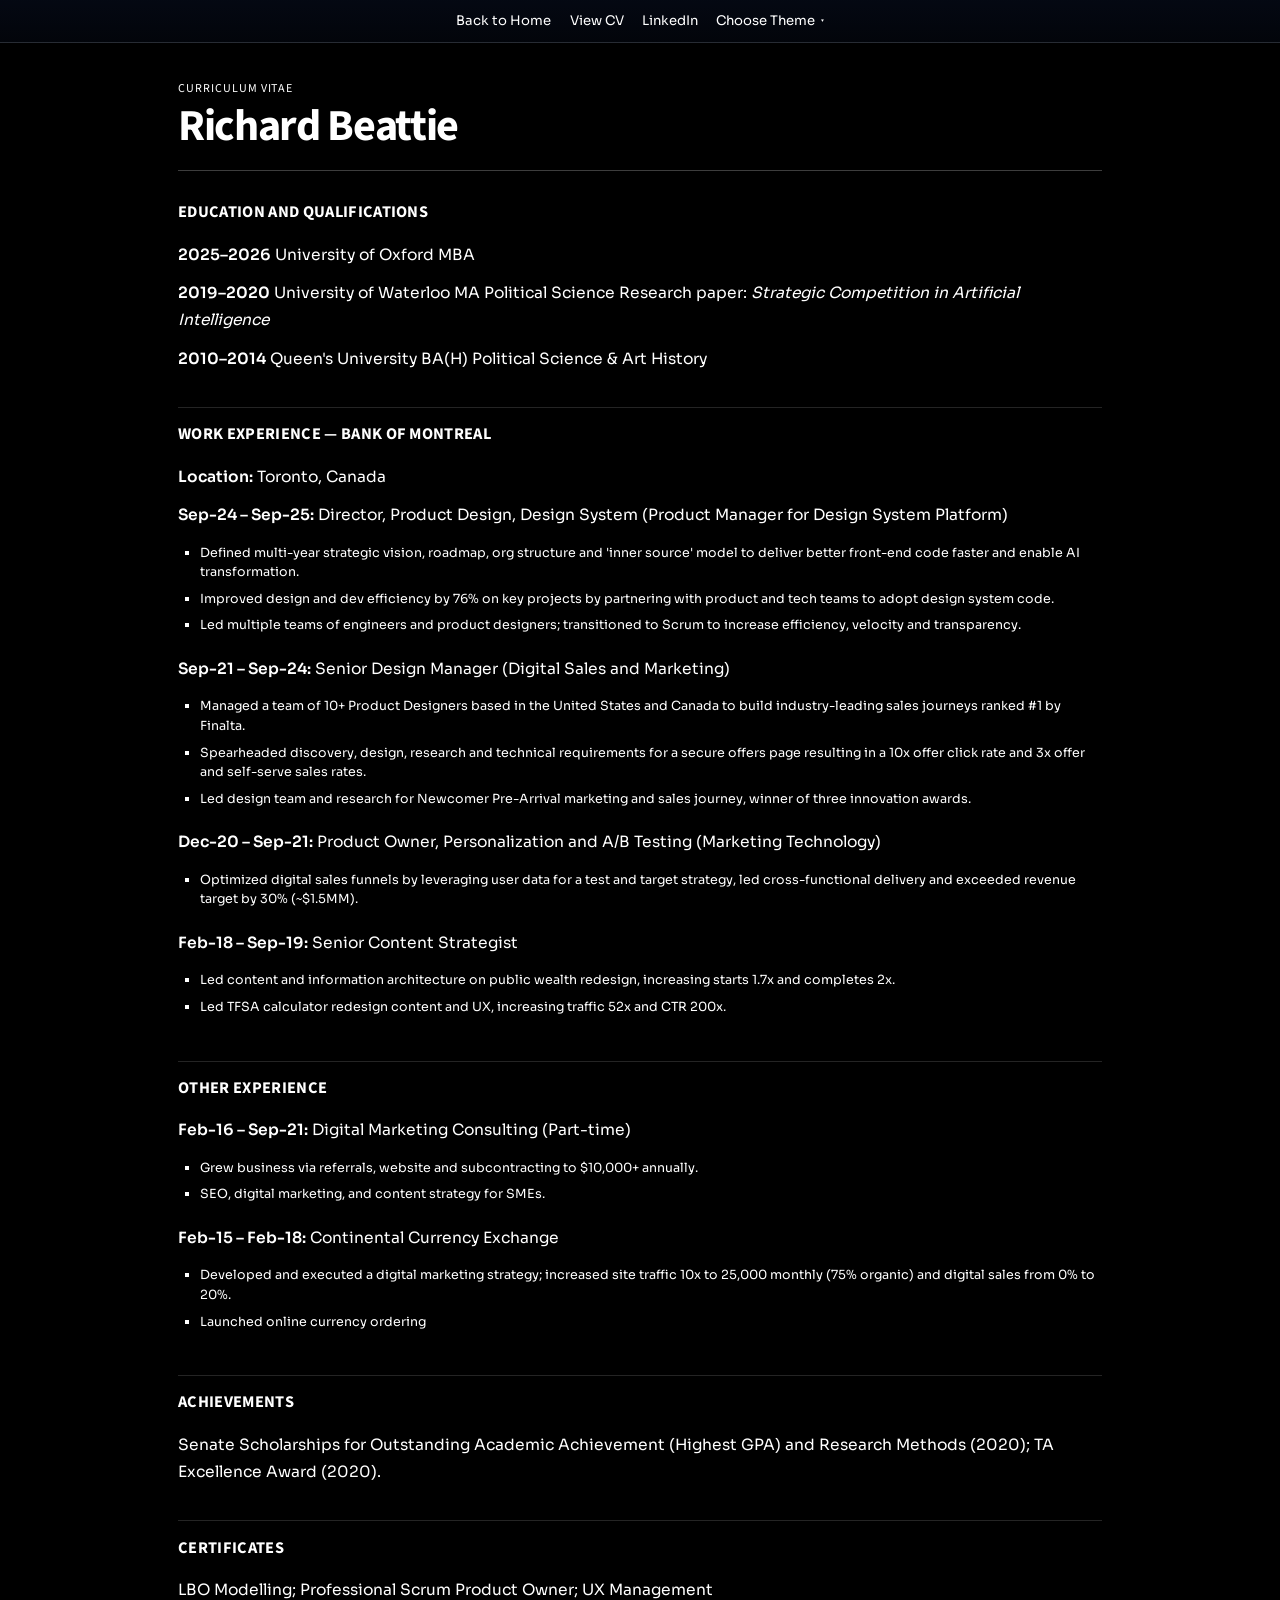
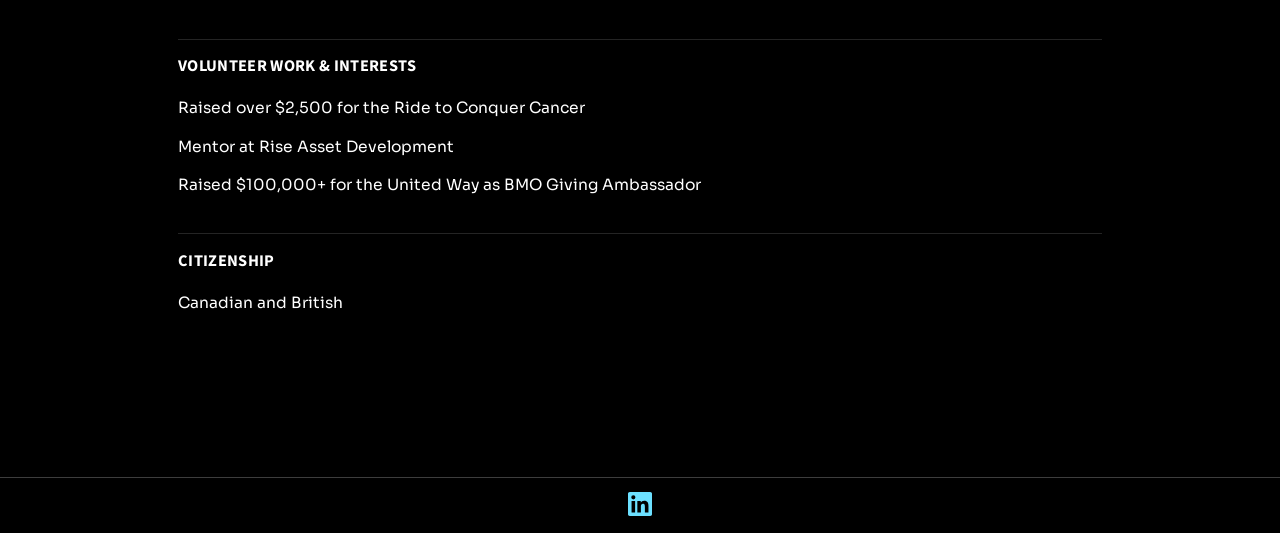
<file: cv.html>
<!doctype html>
<html lang="en">
  <head>
    <meta charset="utf-8" />
    <meta name="viewport" content="width=device-width, initial-scale=1" />
    <title>Richard Beattie · CV | meetrb</title>
    <meta
      name="description"
      content="Richard Beattie — product and UX leadership, fintech and digital transformation. MBA at Oxford."
    />
    <link rel="preconnect" href="https://fonts.googleapis.com" />
    <link rel="preconnect" href="https://fonts.gstatic.com" crossorigin />
    <link
      href="https://fonts.googleapis.com/css2?family=Darker+Grotesque:wght@400;500;600;700&family=JetBrains+Mono:wght@400;600&family=Libre+Baskerville:wght@400;700&family=Montserrat:wght@400;500;600;700;800&family=Sora:wght@400;600;700&family=Source+Sans+3:wght@400;600;700&display=swap"
      rel="stylesheet"
    />
    <script>
      (function () {
        try {
          var key = "meetrb_ui_theme_v1";
          var valid = { neo: 1, liquid: 1, win98: 1, modern: 1 };
          var t = window.localStorage.getItem(key);
          document.documentElement.dataset.uiTheme = valid[t] ? t : "modern";
        } catch (e) {
          document.documentElement.dataset.uiTheme = "modern";
        }
      })();
    </script>
    <link rel="stylesheet" href="styles.css" />
  </head>
  <body data-page="cv">
    <header class="site-header">
      <div class="header-inner">
        <div class="header-actions">
          <a href="index.html" class="header-cta">Back to Home</a>
          <a href="cv.html" class="header-cta" aria-current="page">View CV</a>
          <a href="https://www.linkedin.com/in/beattiera/" class="header-cta" target="_blank" rel="noreferrer">LinkedIn</a>
          <div class="theme-dropdown" aria-label="UI theme selector">
            <button
              type="button"
              class="theme-dropdown-trigger header-cta"
              aria-expanded="false"
              aria-haspopup="menu"
              aria-controls="header-theme-menu"
              id="header-theme-trigger"
            >
              <span class="theme-dropdown-label">Choose Theme</span>
            </button>
            <div
              class="theme-dropdown-menu"
              id="header-theme-menu"
              role="menu"
              aria-labelledby="header-theme-trigger"
            >
              <button type="button" class="theme-dropdown-item" role="menuitem" data-theme-option="neo" aria-pressed="false">
                Neobrutalism
              </button>
              <button type="button" class="theme-dropdown-item" role="menuitem" data-theme-option="liquid" aria-pressed="false">
                Glassmorphism
              </button>
              <button type="button" class="theme-dropdown-item" role="menuitem" data-theme-option="win98" aria-pressed="false">
                Windows 98
              </button>
              <button type="button" class="theme-dropdown-item" role="menuitem" data-theme-option="modern" aria-pressed="false">
                Modern
              </button>
            </div>
          </div>
        </div>
      </div>
    </header>

    <main class="page">
      <section class="quiz-shell" aria-label="Richard Beattie curriculum vitae">
        <div class="result-card cv-card" aria-live="polite">
          <header class="result-header">
            <p class="result-eyebrow">Curriculum vitae</p>
            <h1 class="result-heading">Richard Beattie</h1>
          </header>

          <div class="result-body cv-body">
            <section class="cv-section">
              <h2 class="fun-fact-heading">Education and qualifications</h2>
              <p class="result-text">
                <strong>2025–2026</strong> University of Oxford MBA 
              </p>
              <p class="result-text">
                <strong>2019–2020</strong> University of Waterloo MA Political Science
                Research paper: <em>Strategic Competition in Artificial Intelligence</em>
              </p>
              <p class="result-text">
                <strong>2010–2014</strong> Queen&apos;s University BA(H) Political Science &amp; Art History
              </p>
            </section>

            <section class="cv-section">
              <h2 class="fun-fact-heading">Work experience — Bank of Montreal</h2>
              <p class="result-text"><strong>Location:</strong> Toronto, Canada</p>

              <p class="result-text">
                <strong>Sep-24 – Sep-25:</strong> Director, Product Design, Design System (Product Manager for Design System
                Platform)
              </p>
              <ul class="stats-list">
                <li>
                  Defined multi-year strategic vision, roadmap, org structure and &apos;inner source&apos; model to deliver
                  better front-end code faster and enable AI transformation.
                </li>
                <li>
                  Improved design and dev efficiency by 76% on key projects by partnering with product and tech teams to
                  adopt design system code.
                </li>
                <li>
                  Led multiple teams of engineers and product designers; transitioned to Scrum to increase efficiency,
                  velocity and transparency.
                </li>
              </ul>

              <p class="result-text"><strong>Sep-21 – Sep-24:</strong> Senior Design Manager (Digital Sales and Marketing)</p>
              <ul class="stats-list">
                <li>
                  Managed a team of 10+ Product Designers based in the United States and Canada to build industry-leading
                  sales journeys ranked #1 by Finalta.
                </li>
                <li>
                  Spearheaded discovery, design, research and technical requirements for a secure offers page resulting in a
                  10x offer click rate and 3x offer and self-serve sales rates.
                </li>
                <li>
                  Led design team and research for Newcomer Pre-Arrival marketing and sales journey, winner of three
                  innovation awards.
                </li>
              </ul>

              <p class="result-text">
                <strong>Dec-20 – Sep-21:</strong> Product Owner, Personalization and A/B Testing (Marketing Technology)
              </p>
              <ul class="stats-list">
                <li>
                  Optimized digital sales funnels by leveraging user data for a test and target strategy, led
                  cross-functional delivery and exceeded revenue target by 30% (~$1.5MM).
                </li>
              </ul>

              <p class="result-text"><strong>Feb-18 – Sep-19:</strong> Senior Content Strategist</p>
              <ul class="stats-list">
                <li>
                  Led content and information architecture on public wealth redesign, increasing starts 1.7x and completes
                  2x.
                </li>
                <li>
                  Led TFSA calculator redesign content and UX, increasing traffic 52x and CTR 200x.
                </li>
              </ul>
            </section>

            <section class="cv-section">
              <h2 class="fun-fact-heading">Other experience</h2>
              <p class="result-text"><strong>Feb-16 – Sep-21:</strong> Digital Marketing Consulting (Part-time)</p>
              <ul class="stats-list">
                <li>Grew business via referrals, website and subcontracting to $10,000+ annually.</li>
                <li>SEO, digital marketing, and content strategy for SMEs.</li>
              </ul>

              <p class="result-text"><strong>Feb-15 – Feb-18:</strong> Continental Currency Exchange</p>
              <ul class="stats-list">
                <li>
                  Developed and executed a digital marketing strategy; increased site traffic 10x to 25,000 monthly (75%
                  organic) and digital sales from 0% to 20%.
                </li>
                <li> Launched online currency ordering</li>
              </ul>
            </section>

            <section class="cv-section">
              <h2 class="fun-fact-heading">Achievements</h2>
              <p class="result-text">
                Senate Scholarships for Outstanding Academic Achievement (Highest GPA) and Research Methods (2020); TA
                Excellence Award (2020).
              </p>
            </section>

            <section class="cv-section">
              <h2 class="fun-fact-heading">Certificates</h2>
              <p class="result-text">LBO Modelling; Professional Scrum Product Owner; UX Management</p>
            </section>

            <section class="cv-section">
              <h2 class="fun-fact-heading">Volunteer work &amp; interests</h2>
              <p class="result-text">Raised over $2,500 for the Ride to Conquer Cancer</p>
              <p class="result-text">Mentor at Rise Asset Development</p>
              <p class="result-text">Raised $100,000+ for the United Way as BMO Giving Ambassador</p>
            </section>
            <section class="cv-section">
              <h2 class="fun-fact-heading">Citizenship</h2>
              <p class="result-text">Canadian and British</p>
            </section>
          </div>
        </div>
      </section>

    </main>

    <script src="app.js" defer></script>
  </body>
</html>
</file>
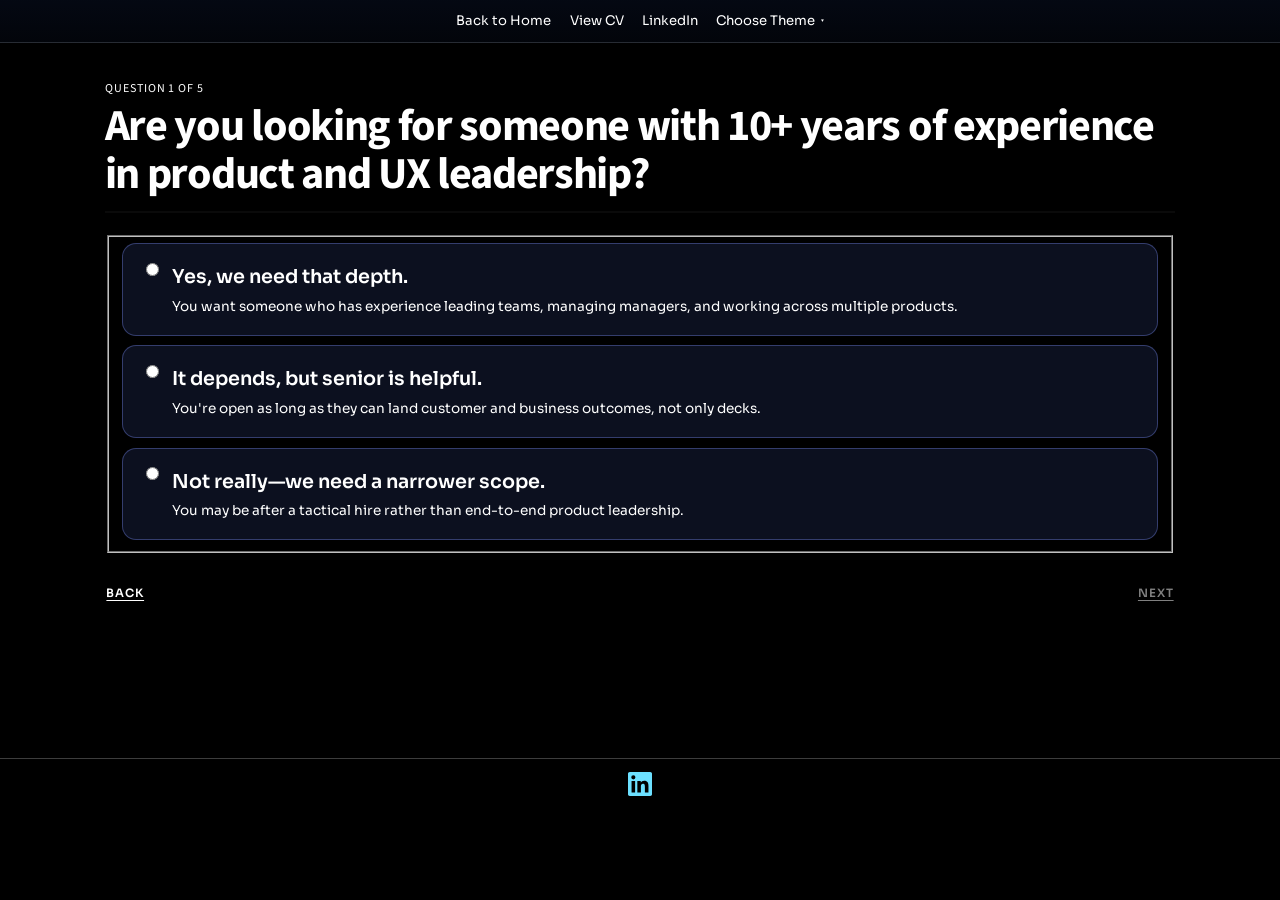
<file: q1.html>
<!doctype html>
<html lang="en">
  <head>
    <meta charset="utf-8" />
    <meta name="viewport" content="width=device-width, initial-scale=1" />
    <title>Question 1 · Should you hire Richard? | meetrb</title>
    <link rel="preconnect" href="https://fonts.googleapis.com" />
    <link rel="preconnect" href="https://fonts.gstatic.com" crossorigin />
    <link
      href="https://fonts.googleapis.com/css2?family=Darker+Grotesque:wght@400;500;600;700&family=JetBrains+Mono:wght@400;600&family=Libre+Baskerville:wght@400;700&family=Montserrat:wght@400;500;600;700;800&family=Sora:wght@400;600;700&family=Source+Sans+3:wght@400;600;700&display=swap"
      rel="stylesheet"
    />
    <script>
      (function () {
        try {
          var key = "meetrb_ui_theme_v1";
          var valid = { neo: 1, liquid: 1, win98: 1, modern: 1 };
          var t = window.localStorage.getItem(key);
          document.documentElement.dataset.uiTheme = valid[t] ? t : "modern";
        } catch (e) {
          document.documentElement.dataset.uiTheme = "modern";
        }
      })();
    </script>
    <link rel="stylesheet" href="styles.css" />
  </head>
  <body data-page="question" data-question-id="experience" data-question-index="1" data-question-total="5" data-next="q2.html" data-prev="index.html">
    <header class="site-header">
      <div class="header-inner">
        <div class="header-actions">
          <a href="index.html" class="header-cta">Back to Home</a>
          <a href="cv.html" class="header-cta">View CV</a>
          <a href="https://www.linkedin.com/in/beattiera/" class="header-cta" target="_blank" rel="noreferrer">LinkedIn</a>
          <div class="theme-dropdown" aria-label="UI theme selector">
            <button
              type="button"
              class="theme-dropdown-trigger header-cta"
              aria-expanded="false"
              aria-haspopup="menu"
              aria-controls="header-theme-menu"
              id="header-theme-trigger"
            >
              <span class="theme-dropdown-label">Choose Theme</span>
            </button>
            <div
              class="theme-dropdown-menu"
              id="header-theme-menu"
              role="menu"
              aria-labelledby="header-theme-trigger"
            >
              <button type="button" class="theme-dropdown-item" role="menuitem" data-theme-option="neo" aria-pressed="false">
                Neobrutalism
              </button>
              <button type="button" class="theme-dropdown-item" role="menuitem" data-theme-option="liquid" aria-pressed="false">
                Glassmorphism
              </button>
              <button type="button" class="theme-dropdown-item" role="menuitem" data-theme-option="win98" aria-pressed="false">
                Windows 98
              </button>
              <button type="button" class="theme-dropdown-item" role="menuitem" data-theme-option="modern" aria-pressed="false">
                Modern
              </button>
            </div>
          </div>
        </div>
      </div>
    </header>

    <main class="page">
      <section class="quiz-shell" aria-label="Quiz question 1">
        <div class="quiz-card" aria-live="polite">
          <header class="quiz-header">
            <p class="quiz-eyebrow" id="quiz-progress">Question 1 of 5</p>
            <h1 id="quiz-question">
              Are you looking for someone with 10+ years of experience in product and UX leadership?
            </h1>
          </header>

          <form class="quiz-form">
            <fieldset>
              <legend class="visually-hidden">
                Choose the option that best matches what you need.
              </legend>
              <div id="quiz-options" class="quiz-options">
                <label class="quiz-option">
                  <input type="radio" name="answer" value="yes" />
                  <div>
                    <div class="quiz-option-label">Yes, we need that depth.</div>
                    <div class="quiz-option-help">
                      You want someone who has experience leading teams, managing managers, and working across multiple products.
                    </div>
                  </div>
                </label>

                <label class="quiz-option">
                  <input type="radio" name="answer" value="maybe" />
                  <div>
                    <div class="quiz-option-label">It depends, but senior is helpful.</div>
                    <div class="quiz-option-help">
                      You&apos;re open as long as they can land customer and business outcomes, not
                      only decks.
                    </div>
                  </div>
                </label>

                <label class="quiz-option">
                  <input type="radio" name="answer" value="no" />
                  <div>
                    <div class="quiz-option-label">Not really—we need a narrower scope.</div>
                    <div class="quiz-option-help">
                      You may be after a tactical hire rather than end-to-end product leadership.
                    </div>
                  </div>
                </label>
              </div>
            </fieldset>
          </form>

          <footer class="quiz-footer">
            <button id="btn-prev" class="btn btn-ghost" type="button">Back</button>
            <div class="quiz-footer-spacer"></div>
            <button id="btn-next" class="btn btn-ghost" type="button">Next</button>
          </footer>

        </div>
      </section>

    </main>

    <script src="app.js" defer></script>
  </body>
</html>
</file>
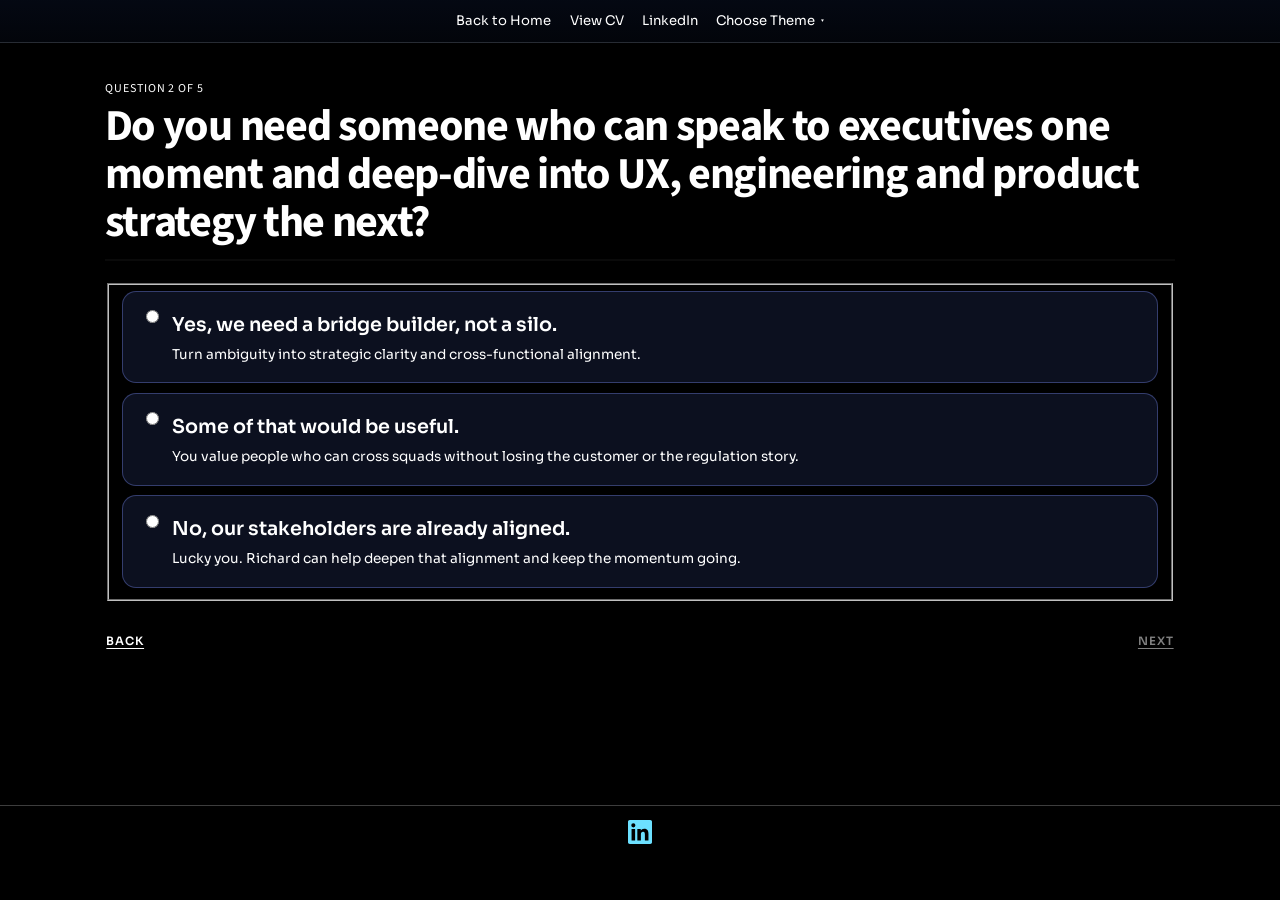
<file: q2.html>
<!doctype html>
<html lang="en">
  <head>
    <meta charset="utf-8" />
    <meta name="viewport" content="width=device-width, initial-scale=1" />
    <title>Question 2 · Should you hire Richard? | meetrb</title>
    <link rel="preconnect" href="https://fonts.googleapis.com" />
    <link rel="preconnect" href="https://fonts.gstatic.com" crossorigin />
    <link
      href="https://fonts.googleapis.com/css2?family=Darker+Grotesque:wght@400;500;600;700&family=JetBrains+Mono:wght@400;600&family=Libre+Baskerville:wght@400;700&family=Montserrat:wght@400;500;600;700;800&family=Sora:wght@400;600;700&family=Source+Sans+3:wght@400;600;700&display=swap"
      rel="stylesheet"
    />
    <script>
      (function () {
        try {
          var key = "meetrb_ui_theme_v1";
          var valid = { neo: 1, liquid: 1, win98: 1, modern: 1 };
          var t = window.localStorage.getItem(key);
          document.documentElement.dataset.uiTheme = valid[t] ? t : "modern";
        } catch (e) {
          document.documentElement.dataset.uiTheme = "modern";
        }
      })();
    </script>
    <link rel="stylesheet" href="styles.css" />
  </head>
  <body data-page="question" data-question-id="translation" data-question-index="2" data-question-total="5" data-next="q3.html" data-prev="q1.html">
    <header class="site-header">
      <div class="header-inner">
        <div class="header-actions">
          <a href="index.html" class="header-cta">Back to Home</a>
          <a href="cv.html" class="header-cta">View CV</a>
          <a href="https://www.linkedin.com/in/beattiera/" class="header-cta" target="_blank" rel="noreferrer">LinkedIn</a>
          <div class="theme-dropdown" aria-label="UI theme selector">
            <button
              type="button"
              class="theme-dropdown-trigger header-cta"
              aria-expanded="false"
              aria-haspopup="menu"
              aria-controls="header-theme-menu"
              id="header-theme-trigger"
            >
              <span class="theme-dropdown-label">Choose Theme</span>
            </button>
            <div
              class="theme-dropdown-menu"
              id="header-theme-menu"
              role="menu"
              aria-labelledby="header-theme-trigger"
            >
              <button type="button" class="theme-dropdown-item" role="menuitem" data-theme-option="neo" aria-pressed="false">
                Neobrutalism
              </button>
              <button type="button" class="theme-dropdown-item" role="menuitem" data-theme-option="liquid" aria-pressed="false">
                Glassmorphism
              </button>
              <button type="button" class="theme-dropdown-item" role="menuitem" data-theme-option="win98" aria-pressed="false">
                Windows 98
              </button>
              <button type="button" class="theme-dropdown-item" role="menuitem" data-theme-option="modern" aria-pressed="false">
                Modern
              </button>
            </div>
          </div>
        </div>
      </div>
    </header>

    <main class="page">
      <section class="quiz-shell" aria-label="Quiz question 2">
        <div class="quiz-card" aria-live="polite">
          <header class="quiz-header">
            <p class="quiz-eyebrow" id="quiz-progress">Question 2 of 5</p>
            <h1 id="quiz-question">
              Do you need someone who can speak to executives one moment and deep-dive into UX, engineering and product strategy the next?
            </h1>
          </header>

          <form class="quiz-form">
            <fieldset>
              <legend class="visually-hidden">
                Choose the option that best matches what you need.
              </legend>
              <div id="quiz-options" class="quiz-options">
                <label class="quiz-option">
                  <input type="radio" name="answer" value="yes" />
                  <div>
                    <div class="quiz-option-label">Yes, we need a bridge builder, not a silo.</div>
                    <div class="quiz-option-help">
                      Turn ambiguity into strategic clarity and cross-functional alignment.
                    </div>
                  </div>
                </label>

                <label class="quiz-option">
                  <input type="radio" name="answer" value="maybe" />
                  <div>
                    <div class="quiz-option-label">Some of that would be useful.</div>
                    <div class="quiz-option-help">
                      You value people who can cross squads without losing the customer or the
                      regulation story.
                    </div>
                  </div>
                </label>

                <label class="quiz-option">
                  <input type="radio" name="answer" value="no" />
                  <div>
                    <div class="quiz-option-label">No, our stakeholders are already aligned.</div>
                    <div class="quiz-option-help">
                      Lucky you. Richard can help deepen that alignment and keep the momentum going.
                    </div>
                  </div>
                </label>
              </div>
            </fieldset>
          </form>

          <footer class="quiz-footer">
            <button id="btn-prev" class="btn btn-ghost" type="button">Back</button>
            <div class="quiz-footer-spacer"></div>
            <button id="btn-next" class="btn btn-ghost" type="button">Next</button>
          </footer>

        </div>
      </section>

    </main>

    <script src="app.js" defer></script>
  </body>
</html>
</file>
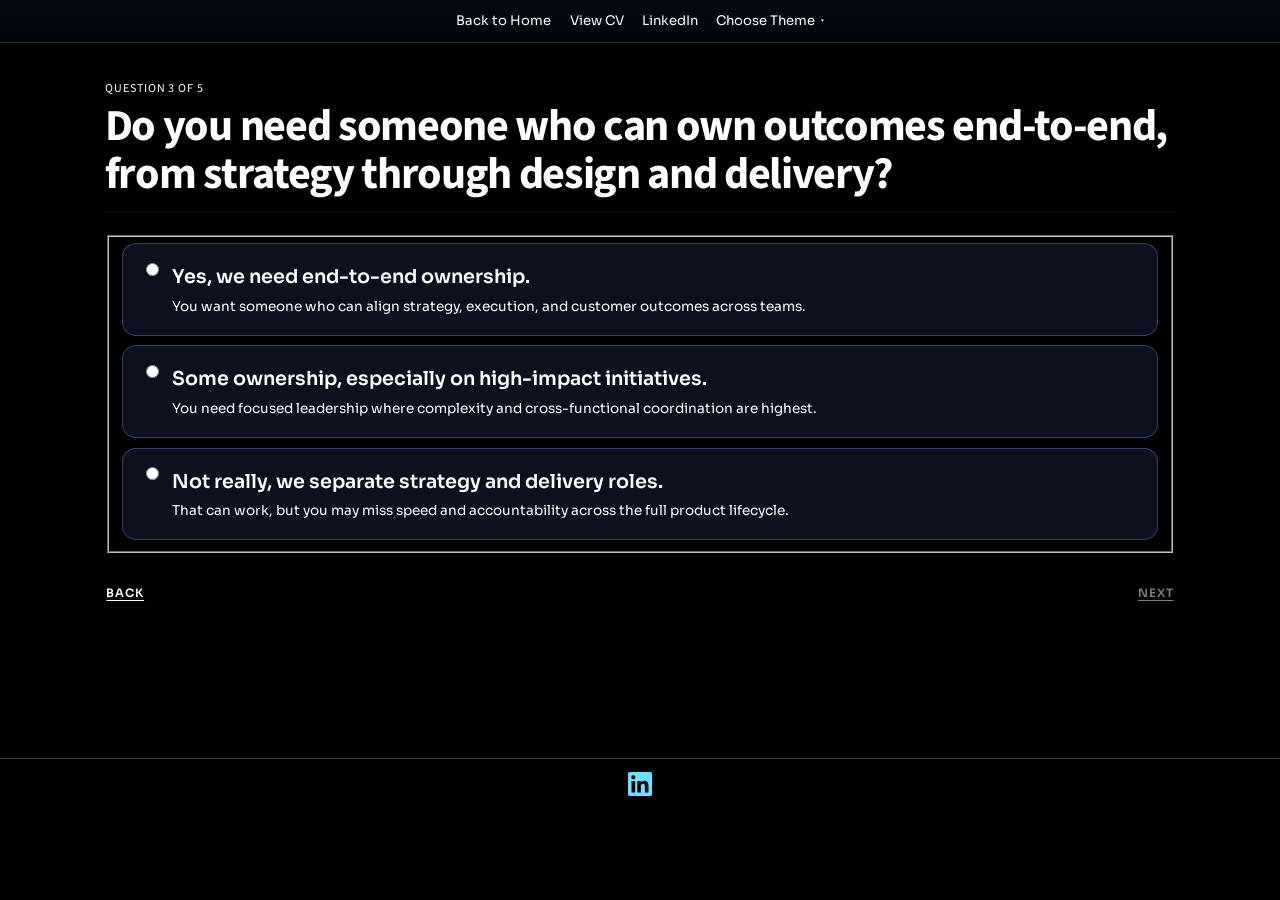
<file: q3.html>
<!doctype html>
<html lang="en">
  <head>
    <meta charset="utf-8" />
    <meta name="viewport" content="width=device-width, initial-scale=1" />
    <title>Question 3 · Should you hire Richard? | meetrb</title>
    <link rel="preconnect" href="https://fonts.googleapis.com" />
    <link rel="preconnect" href="https://fonts.gstatic.com" crossorigin />
    <link
      href="https://fonts.googleapis.com/css2?family=Darker+Grotesque:wght@400;500;600;700&family=JetBrains+Mono:wght@400;600&family=Libre+Baskerville:wght@400;700&family=Montserrat:wght@400;500;600;700;800&family=Sora:wght@400;600;700&family=Source+Sans+3:wght@400;600;700&display=swap"
      rel="stylesheet"
    />
    <script>
      (function () {
        try {
          var key = "meetrb_ui_theme_v1";
          var valid = { neo: 1, liquid: 1, win98: 1, modern: 1 };
          var t = window.localStorage.getItem(key);
          document.documentElement.dataset.uiTheme = valid[t] ? t : "modern";
        } catch (e) {
          document.documentElement.dataset.uiTheme = "modern";
        }
      })();
    </script>
    <link rel="stylesheet" href="styles.css" />
  </head>
  <body data-page="question" data-question-id="outcomes" data-question-index="3" data-question-total="5" data-next="q4.html" data-prev="q2.html">
    <header class="site-header">
      <div class="header-inner">
        <div class="header-actions">
          <a href="index.html" class="header-cta">Back to Home</a>
          <a href="cv.html" class="header-cta">View CV</a>
          <a href="https://www.linkedin.com/in/beattiera/" class="header-cta" target="_blank" rel="noreferrer">LinkedIn</a>
          <div class="theme-dropdown" aria-label="UI theme selector">
            <button
              type="button"
              class="theme-dropdown-trigger header-cta"
              aria-expanded="false"
              aria-haspopup="menu"
              aria-controls="header-theme-menu"
              id="header-theme-trigger"
            >
              <span class="theme-dropdown-label">Choose Theme</span>
            </button>
            <div
              class="theme-dropdown-menu"
              id="header-theme-menu"
              role="menu"
              aria-labelledby="header-theme-trigger"
            >
              <button type="button" class="theme-dropdown-item" role="menuitem" data-theme-option="neo" aria-pressed="false">
                Neobrutalism
              </button>
              <button type="button" class="theme-dropdown-item" role="menuitem" data-theme-option="liquid" aria-pressed="false">
                Glassmorphism
              </button>
              <button type="button" class="theme-dropdown-item" role="menuitem" data-theme-option="win98" aria-pressed="false">
                Windows 98
              </button>
              <button type="button" class="theme-dropdown-item" role="menuitem" data-theme-option="modern" aria-pressed="false">
                Modern
              </button>
            </div>
          </div>
        </div>
      </div>
    </header>

    <main class="page">
      <section class="quiz-shell" aria-label="Quiz question 3">
        <div class="quiz-card" aria-live="polite">
          <header class="quiz-header">
            <p class="quiz-eyebrow" id="quiz-progress">Question 3 of 5</p>
            <h1 id="quiz-question">
              Do you need someone who can own outcomes end-to-end, from strategy through design and delivery?
            </h1>
          </header>

          <form class="quiz-form">
            <fieldset>
              <legend class="visually-hidden">
                Choose the option that best matches what you need.
              </legend>
              <div id="quiz-options" class="quiz-options">
                <label class="quiz-option">
                  <input type="radio" name="answer" value="yes" />
                  <div>
                    <div class="quiz-option-label">Yes, we need end-to-end ownership.</div>
                    <div class="quiz-option-help">
                      You want someone who can align strategy, execution, and customer outcomes across teams.
                    </div>
                  </div>
                </label>

                <label class="quiz-option">
                  <input type="radio" name="answer" value="some" />
                  <div>
                    <div class="quiz-option-label">Some ownership, especially on high-impact initiatives.</div>
                    <div class="quiz-option-help">
                      You need focused leadership where complexity and cross-functional coordination are highest.
                    </div>
                  </div>
                </label>

                <label class="quiz-option">
                  <input type="radio" name="answer" value="no" />
                  <div>
                    <div class="quiz-option-label">Not really, we separate strategy and delivery roles.</div>
                    <div class="quiz-option-help">
                      That can work, but you may miss speed and accountability across the full product lifecycle.
                    </div>
                  </div>
                </label>
              </div>
            </fieldset>
          </form>

          <footer class="quiz-footer">
            <button id="btn-prev" class="btn btn-ghost" type="button">Back</button>
            <div class="quiz-footer-spacer"></div>
            <button id="btn-next" class="btn btn-ghost" type="button">Next</button>
          </footer>
        </div>
      </section>

    </main>

    <script src="app.js" defer></script>
  </body>
</html>
</file>
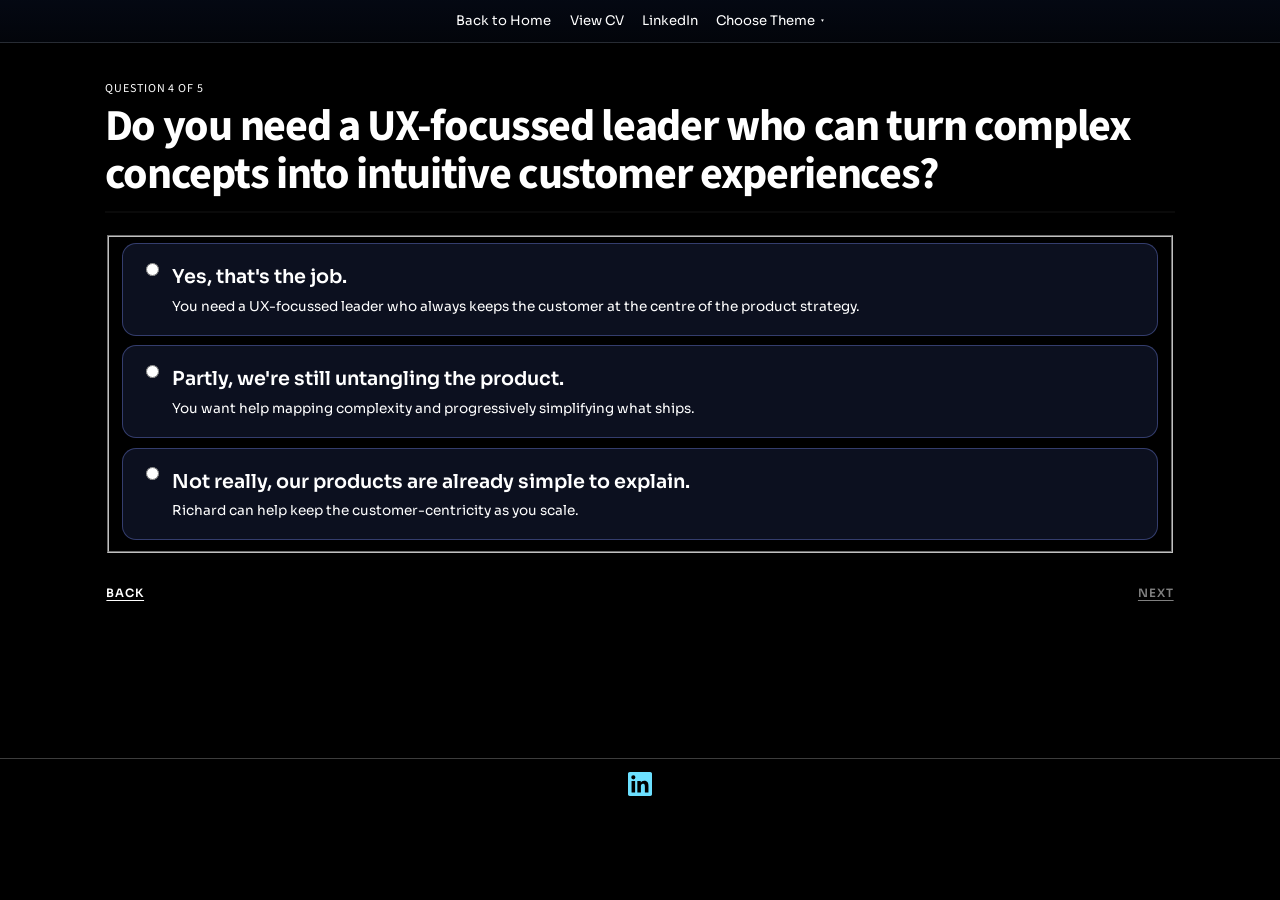
<file: q4.html>
<!doctype html>
<html lang="en">
  <head>
    <meta charset="utf-8" />
    <meta name="viewport" content="width=device-width, initial-scale=1" />
    <title>Question 4 · Should you hire Richard? | meetrb</title>
    <link rel="preconnect" href="https://fonts.googleapis.com" />
    <link rel="preconnect" href="https://fonts.gstatic.com" crossorigin />
    <link
      href="https://fonts.googleapis.com/css2?family=Darker+Grotesque:wght@400;500;600;700&family=JetBrains+Mono:wght@400;600&family=Libre+Baskerville:wght@400;700&family=Montserrat:wght@400;500;600;700;800&family=Sora:wght@400;600;700&family=Source+Sans+3:wght@400;600;700&display=swap"
      rel="stylesheet"
    />
    <script>
      (function () {
        try {
          var key = "meetrb_ui_theme_v1";
          var valid = { neo: 1, liquid: 1, win98: 1, modern: 1 };
          var t = window.localStorage.getItem(key);
          document.documentElement.dataset.uiTheme = valid[t] ? t : "modern";
        } catch (e) {
          document.documentElement.dataset.uiTheme = "modern";
        }
      })();
    </script>
    <link rel="stylesheet" href="styles.css" />
  </head>
  <body data-page="question" data-question-id="complexity" data-question-index="4" data-question-total="5" data-next="q5.html" data-prev="q3.html">
    <header class="site-header">
      <div class="header-inner">
        <div class="header-actions">
          <a href="index.html" class="header-cta">Back to Home</a>
          <a href="cv.html" class="header-cta">View CV</a>
          <a href="https://www.linkedin.com/in/beattiera/" class="header-cta" target="_blank" rel="noreferrer">LinkedIn</a>
          <div class="theme-dropdown" aria-label="UI theme selector">
            <button
              type="button"
              class="theme-dropdown-trigger header-cta"
              aria-expanded="false"
              aria-haspopup="menu"
              aria-controls="header-theme-menu"
              id="header-theme-trigger"
            >
              <span class="theme-dropdown-label">Choose Theme</span>
            </button>
            <div
              class="theme-dropdown-menu"
              id="header-theme-menu"
              role="menu"
              aria-labelledby="header-theme-trigger"
            >
              <button type="button" class="theme-dropdown-item" role="menuitem" data-theme-option="neo" aria-pressed="false">
                Neobrutalism
              </button>
              <button type="button" class="theme-dropdown-item" role="menuitem" data-theme-option="liquid" aria-pressed="false">
                Glassmorphism
              </button>
              <button type="button" class="theme-dropdown-item" role="menuitem" data-theme-option="win98" aria-pressed="false">
                Windows 98
              </button>
              <button type="button" class="theme-dropdown-item" role="menuitem" data-theme-option="modern" aria-pressed="false">
                Modern
              </button>
            </div>
          </div>
        </div>
      </div>
    </header>

    <main class="page">
      <section class="quiz-shell" aria-label="Quiz question 4">
        <div class="quiz-card" aria-live="polite">
          <header class="quiz-header">
            <p class="quiz-eyebrow" id="quiz-progress">Question 4 of 5</p>
            <h1 id="quiz-question">
              Do you need a UX-focussed leader who can turn complex concepts into intuitive customer
              experiences?
            </h1>
          </header>

          <form class="quiz-form">
            <fieldset>
              <legend class="visually-hidden">
                Choose the option that best matches what you need.
              </legend>
              <div id="quiz-options" class="quiz-options">
                <label class="quiz-option">
                  <input type="radio" name="answer" value="yes" />
                  <div>
                    <div class="quiz-option-label">Yes, that&apos;s the job.</div>
                    <div class="quiz-option-help">
                      You need a UX-focussed leader who always keeps the customer at the centre of the product strategy.
                    </div>
                  </div>
                </label>

                <label class="quiz-option">
                  <input type="radio" name="answer" value="some" />
                  <div>
                    <div class="quiz-option-label">Partly, we&apos;re still untangling the product.</div>
                    <div class="quiz-option-help">
                      You want help mapping complexity and progressively simplifying what ships.
                    </div>
                  </div>
                </label>

                <label class="quiz-option">
                  <input type="radio" name="answer" value="no" />
                  <div>
                    <div class="quiz-option-label">Not really, our products are already simple to explain.</div>
                    <div class="quiz-option-help">
                      Richard can help keep the customer-centricity as you scale.
                    </div>
                  </div>
                </label>
              </div>
            </fieldset>
          </form>

          <footer class="quiz-footer">
            <button id="btn-prev" class="btn btn-ghost" type="button">Back</button>
            <div class="quiz-footer-spacer"></div>
            <button id="btn-next" class="btn btn-ghost" type="button">Next</button>
          </footer>

        </div>
      </section>

    </main>

    <script src="app.js" defer></script>
  </body>
</html>
</file>
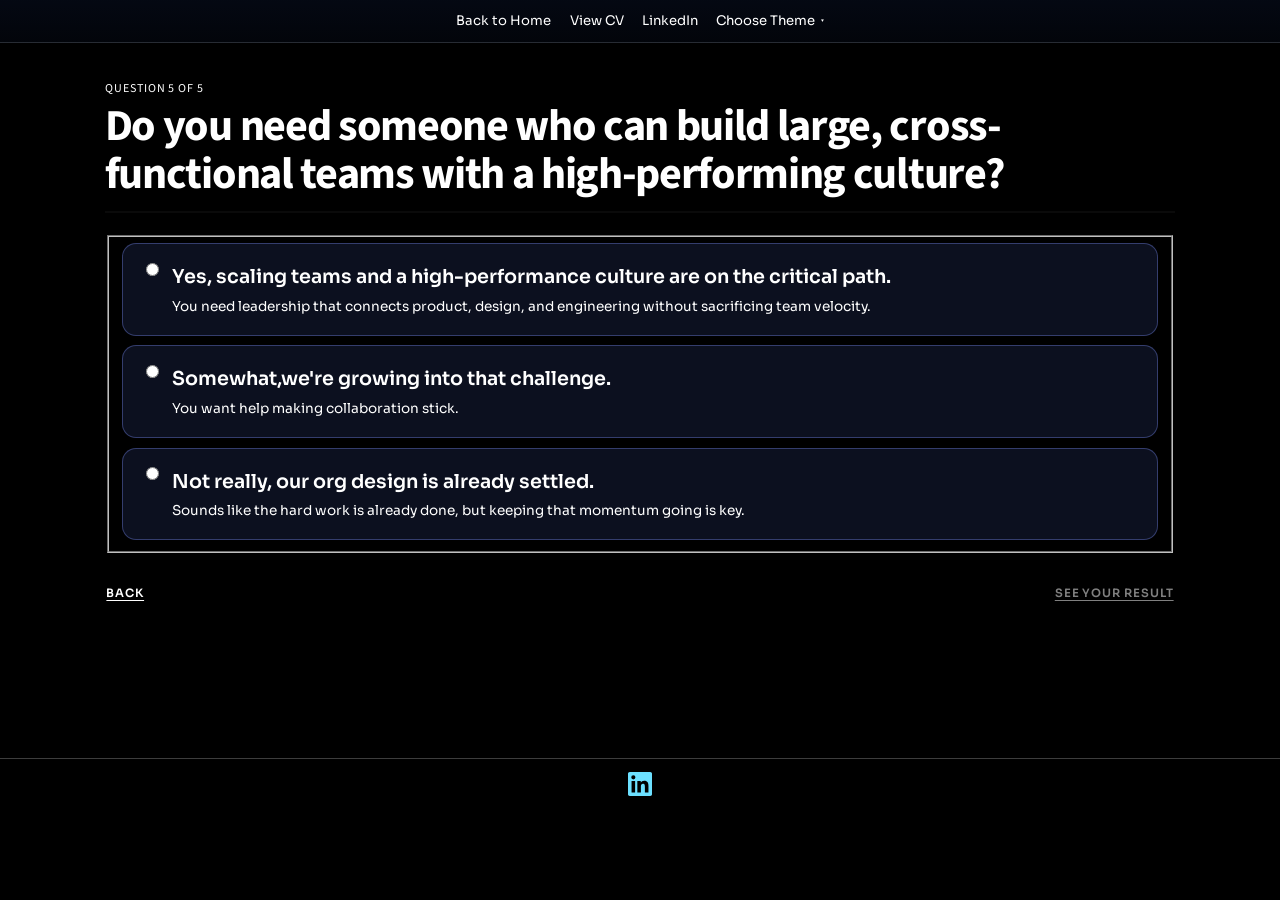
<file: q5.html>
<!doctype html>
<html lang="en">
  <head>
    <meta charset="utf-8" />
    <meta name="viewport" content="width=device-width, initial-scale=1" />
    <title>Question 5 · Should you hire Richard? | meetrb</title>
    <link rel="preconnect" href="https://fonts.googleapis.com" />
    <link rel="preconnect" href="https://fonts.gstatic.com" crossorigin />
    <link
      href="https://fonts.googleapis.com/css2?family=Darker+Grotesque:wght@400;500;600;700&family=JetBrains+Mono:wght@400;600&family=Libre+Baskerville:wght@400;700&family=Montserrat:wght@400;500;600;700;800&family=Sora:wght@400;600;700&family=Source+Sans+3:wght@400;600;700&display=swap"
      rel="stylesheet"
    />
    <script>
      (function () {
        try {
          var key = "meetrb_ui_theme_v1";
          var valid = { neo: 1, liquid: 1, win98: 1, modern: 1 };
          var t = window.localStorage.getItem(key);
          document.documentElement.dataset.uiTheme = valid[t] ? t : "modern";
        } catch (e) {
          document.documentElement.dataset.uiTheme = "modern";
        }
      })();
    </script>
    <link rel="stylesheet" href="styles.css" />
  </head>
  <body data-page="question" data-question-id="culture" data-question-index="5" data-question-total="5" data-next="result.html" data-prev="q4.html">
    <header class="site-header">
      <div class="header-inner">
        <div class="header-actions">
          <a href="index.html" class="header-cta">Back to Home</a>
          <a href="cv.html" class="header-cta">View CV</a>
          <a href="https://www.linkedin.com/in/beattiera/" class="header-cta" target="_blank" rel="noreferrer">LinkedIn</a>
          <div class="theme-dropdown" aria-label="UI theme selector">
            <button
              type="button"
              class="theme-dropdown-trigger header-cta"
              aria-expanded="false"
              aria-haspopup="menu"
              aria-controls="header-theme-menu"
              id="header-theme-trigger"
            >
              <span class="theme-dropdown-label">Choose Theme</span>
            </button>
            <div
              class="theme-dropdown-menu"
              id="header-theme-menu"
              role="menu"
              aria-labelledby="header-theme-trigger"
            >
              <button type="button" class="theme-dropdown-item" role="menuitem" data-theme-option="neo" aria-pressed="false">
                Neobrutalism
              </button>
              <button type="button" class="theme-dropdown-item" role="menuitem" data-theme-option="liquid" aria-pressed="false">
                Glassmorphism
              </button>
              <button type="button" class="theme-dropdown-item" role="menuitem" data-theme-option="win98" aria-pressed="false">
                Windows 98
              </button>
              <button type="button" class="theme-dropdown-item" role="menuitem" data-theme-option="modern" aria-pressed="false">
                Modern
              </button>
            </div>
          </div>
        </div>
      </div>
    </header>

    <main class="page">
      <section class="quiz-shell" aria-label="Quiz question 5">
        <div class="quiz-card" aria-live="polite">
          <header class="quiz-header">
            <p class="quiz-eyebrow" id="quiz-progress">Question 5 of 5</p>
            <h1 id="quiz-question">
              Do you need someone who can build large, cross-functional teams with a high-performing culture?
            </h1>
          </header>

          <form class="quiz-form">
            <fieldset>
              <legend class="visually-hidden">
                Choose the option that best matches what you need.
              </legend>
              <div id="quiz-options" class="quiz-options">
                <label class="quiz-option">
                  <input type="radio" name="answer" value="yes" />
                  <div>
                    <div class="quiz-option-label">
                      Yes, scaling teams and a high-performance culture are on the critical path.
                    </div>
                    <div class="quiz-option-help">
                      You need leadership that connects product, design, and engineering without sacrificing team velocity.
                    </div>
                  </div>
                </label>

                <label class="quiz-option">
                  <input type="radio" name="answer" value="maybe" />
                  <div>
                    <div class="quiz-option-label">Somewhat,we&apos;re growing into that challenge.</div>
                    <div class="quiz-option-help">
                      You want help making collaboration stick.
                    </div>
                  </div>
                </label>

                <label class="quiz-option">
                  <input type="radio" name="answer" value="no" />
                  <div>
                    <div class="quiz-option-label">Not really, our org design is already settled.</div>
                    <div class="quiz-option-help">
                      Sounds like the hard work is already done, but keeping that momentum going is key.
                    </div>
                  </div>
                </label>
              </div>
            </fieldset>
          </form>

          <footer class="quiz-footer">
            <button id="btn-prev" class="btn btn-ghost" type="button">Back</button>
            <div class="quiz-footer-spacer"></div>
            <button id="btn-next" class="btn btn-ghost" type="button">See your result</button>
          </footer>

        </div>
      </section>

    </main>

    <script src="app.js" defer></script>
  </body>
</html>
</file>
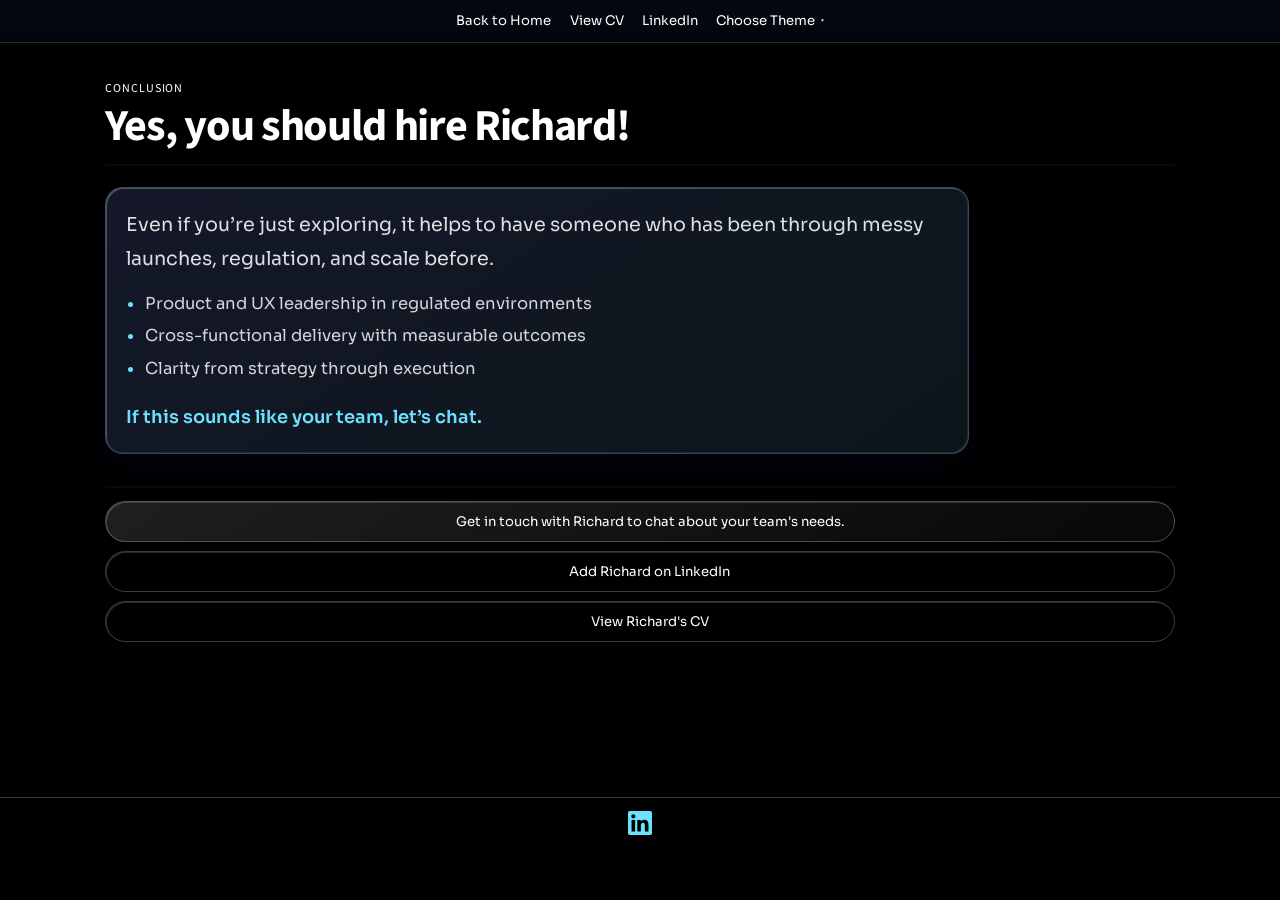
<file: result.html>
<!doctype html>
<html lang="en">
  <head>
    <meta charset="utf-8" />
    <meta name="viewport" content="width=device-width, initial-scale=1" />
    <title>Yes, you should hire Richard! | meetrb</title>
    <link rel="preconnect" href="https://fonts.googleapis.com" />
    <link rel="preconnect" href="https://fonts.gstatic.com" crossorigin />
    <link
      href="https://fonts.googleapis.com/css2?family=Darker+Grotesque:wght@400;500;600;700&family=JetBrains+Mono:wght@400;600&family=Libre+Baskerville:wght@400;700&family=Montserrat:wght@400;500;600;700;800&family=Sora:wght@400;600;700&family=Source+Sans+3:wght@400;600;700&display=swap"
      rel="stylesheet"
    />
    <script>
      (function () {
        try {
          var key = "meetrb_ui_theme_v1";
          var valid = { neo: 1, liquid: 1, win98: 1, modern: 1 };
          var t = window.localStorage.getItem(key);
          document.documentElement.dataset.uiTheme = valid[t] ? t : "modern";
        } catch (e) {
          document.documentElement.dataset.uiTheme = "modern";
        }
      })();
    </script>
    <link rel="stylesheet" href="styles.css" />
  </head>
  <body data-page="result">
    <header class="site-header">
      <div class="header-inner">
        <div class="header-actions">
          <a href="index.html" class="header-cta">Back to Home</a>
          <a href="cv.html" class="header-cta">View CV</a>
          <a href="https://www.linkedin.com/in/beattiera/" class="header-cta" target="_blank" rel="noreferrer">LinkedIn</a>
          <div class="theme-dropdown" aria-label="UI theme selector">
            <button
              type="button"
              class="theme-dropdown-trigger header-cta"
              aria-expanded="false"
              aria-haspopup="menu"
              aria-controls="header-theme-menu"
              id="header-theme-trigger"
            >
              <span class="theme-dropdown-label">Choose Theme</span>
            </button>
            <div
              class="theme-dropdown-menu"
              id="header-theme-menu"
              role="menu"
              aria-labelledby="header-theme-trigger"
            >
              <button type="button" class="theme-dropdown-item" role="menuitem" data-theme-option="neo" aria-pressed="false">
                Neobrutalism
              </button>
              <button type="button" class="theme-dropdown-item" role="menuitem" data-theme-option="liquid" aria-pressed="false">
                Glassmorphism
              </button>
              <button type="button" class="theme-dropdown-item" role="menuitem" data-theme-option="win98" aria-pressed="false">
                Windows 98
              </button>
              <button type="button" class="theme-dropdown-item" role="menuitem" data-theme-option="modern" aria-pressed="false">
                Modern
              </button>
            </div>
          </div>
        </div>
      </div>
    </header>

    <main class="page">
      <section class="quiz-shell" aria-label="Quiz result">
        <div class="result-card" aria-live="polite">
          <header class="result-header">
            <p class="result-eyebrow">Conclusion</p>
            <h1 class="result-heading">Yes, you should hire Richard!</h1>
          </header>
          <div id="result-body" class="result-body">
            <!-- Filled by JavaScript based on your answers -->
          </div>
          <footer class="result-footer">
            <a
              id="result-primary-cta"
              class="btn btn-primary btn-full"
              href="mailto:Richard.Beattie.MBA25@said.oxford.edu?subject=Let%27s%20Chat"
            >
              Get in touch with Richard to chat about your team's needs.
            </a>
            <a
              id="result-secondary-cta"
              class="btn btn-ghost btn-full"
              href="https://www.linkedin.com/in/beattiera/"
              target="_blank"
              rel="noreferrer"
            >
              Add Richard on LinkedIn
            </a>
            <a id="result-cv-cta" class="btn btn-ghost btn-full" href="cv.html">View Richard&apos;s CV</a>
          </footer>
        </div>
      </section>

    </main>

    <script src="app.js" defer></script>
  </body>
</html>
</file>
<file: styles.css>
:root {
  /* Monochrome core + bright accent pops */
  --accent-primary: #111111;
  --accent-action: #1f6fff;
  --accent-primary-deep: #000000;
  --accent-primary-tint: #f3f3f3;
  --accent-yellow: #ffe45c;
  --accent-coral: #ff4db8;
  --bg-page: #ffffff;
  --ink-main: #0a0a0a;
  --ink-muted: #3d3d3d;
  --border-strong: #0a0a0a;
  --radius-soft: 6px;
  --header-offset: 4.5rem;
  --shadow-offset: 4px;
  --font-sans: "Source Sans 3", system-ui, -apple-system, BlinkMacSystemFont, "Segoe UI", sans-serif;
  --font-display: "Source Sans 3", system-ui, -apple-system, BlinkMacSystemFont, "Segoe UI", sans-serif;
  --font-mono: "Source Sans 3", system-ui, -apple-system, BlinkMacSystemFont, "Segoe UI", sans-serif;
}

@font-face {
  font-family: "Pixelated MS Sans Serif";
  font-style: normal;
  font-weight: 400;
  src: url("https://unpkg.com/98.css@0.1.21/dist/ms_sans_serif.woff2") format("woff2");
}

@font-face {
  font-family: "Pixelated MS Sans Serif";
  font-style: normal;
  font-weight: 700;
  src: url("https://unpkg.com/98.css@0.1.21/dist/ms_sans_serif_bold.woff2") format("woff2");
}

html[data-ui-theme="neo"] {
  /* Geometric neo type (ref: Montserrat-style cards) */
  --font-sans: "Montserrat", system-ui, -apple-system, BlinkMacSystemFont, "Segoe UI", sans-serif;
  --font-display: "Montserrat", system-ui, -apple-system, BlinkMacSystemFont, "Segoe UI", sans-serif;
  --font-mono: "Montserrat", system-ui, -apple-system, BlinkMacSystemFont, "Segoe UI", sans-serif;
  --neo-pastel-page: #ffdfcc;
  --neo-hero-split-orange: #ff9810;
  --neo-intro-panel-width: min(26rem, 92%);
  --neo-intro-panel-min-height: clamp(13rem, 32vw, 18rem);
  --neo-intro-panel-padding: clamp(1.15rem, 2.4vw, 1.65rem) clamp(1rem, 2.2vw, 1.35rem);
  --bg-page: var(--neo-pastel-page);
}

html[data-ui-theme="neo"] body {
  background: var(--neo-pastel-page);
  /* Page scrollbar — same pattern as https://neobrutalism-portfolio.netlify.app/work */
  --sb-track-color: #ffffff;
  --sb-thumb-color: #000000;
}

html[data-ui-theme="neo"] body::-webkit-scrollbar {
  width: 20px;
}

html[data-ui-theme="neo"] body::-webkit-scrollbar-track {
  background: var(--sb-track-color);
  border-left: 4px solid #000000;
}

html[data-ui-theme="neo"] body::-webkit-scrollbar-thumb {
  background: var(--sb-thumb-color);
}

@supports not selector(::-webkit-scrollbar) {
  html[data-ui-theme="neo"] body {
    scrollbar-color: var(--sb-thumb-color) var(--sb-track-color);
  }
}

/* Full-bleed intro stripes use 100vw; default .page overflow-x: clip would cut them off */
html[data-ui-theme="neo"] .page {
  overflow-x: visible;
}

/* Flush neo marquee rails under the fixed header (no .page top padding gap) */
html[data-ui-theme="neo"] .page:has(> .intro-card:first-child) {
  padding-top: 0;
}

html[data-ui-theme="neo"] main.page[data-win98-shell] {
  padding-top: 0;
}

*,
*::before,
*::after {
  box-sizing: border-box;
}

html,
body {
  margin: 0;
  padding: 0;
  width: 100%;
  max-width: 100%;
  overflow-x: hidden;
  overflow-y: auto;
  height: auto;
  min-height: 100%;
}

body {
  min-height: 100vh;
  font-family: var(--font-sans);
  background: var(--bg-page);
  color: var(--ink-main);
  font-size: 1.02rem;
  line-height: 1.55;
  padding-top: var(--header-offset);
  padding-bottom: 0;
}

img {
  max-width: 100%;
  display: block;
}

button,
input,
select,
textarea {
  font-family: inherit;
}

main {
  display: block;
}

.site-header {
  border-bottom: 3px solid var(--border-strong);
  background: white;
  position: fixed;
  top: 0;
  left: 0;
  right: 0;
  z-index: 200;
}

html[data-ui-theme="neo"] .site-header,
html[data-ui-theme="liquid"] .site-header,
html[data-ui-theme="win98"] .site-header,
html[data-ui-theme="modern"] .site-header {
  position: fixed;
  top: 0;
  left: 0;
  right: 0;
  z-index: 200;
}

html[data-ui-theme="neo"] .site-header {
  background: var(--neo-pastel-page);
}

.header-inner {
  max-width: 1040px;
  margin: 0 auto;
  padding: 0.75rem 1.25rem;
  display: flex;
  flex-wrap: wrap;
  align-items: center;
  justify-content: center;
  gap: 0.65rem 1rem;
}

.header-actions {
  display: inline-flex;
  align-items: center;
  justify-content: center;
  flex-wrap: wrap;
  gap: 0.55rem;
}

.theme-dropdown {
  position: relative;
  display: none;
  align-items: center;
}

.header-actions .theme-dropdown {
  display: inline-flex;
}

.theme-dropdown-menu {
  display: none;
  position: absolute;
  top: calc(100% + 0.4rem);
  right: 0;
  min-width: 220px;
  z-index: 30;
  background: white;
  border: 2px solid var(--border-strong);
  border-radius: var(--radius-soft);
  box-shadow: var(--shadow-offset) var(--shadow-offset) 0 var(--border-strong);
  padding: 0.4rem;
}

.theme-dropdown.open .theme-dropdown-menu {
  display: grid;
  gap: 0.2rem;
}

.theme-dropdown-trigger {
  font: inherit;
  cursor: pointer;
}

.theme-dropdown-trigger::after {
  content: " \25BE";
  font-size: 0.72em;
  margin-left: 0.35rem;
}

.theme-dropdown-item {
  border: none;
  background: transparent;
  cursor: pointer;
}

.brand-lockup {
  display: inline-flex;
  align-items: center;
  gap: 0.75rem;
}

.brand-pill {
  text-decoration: none;
  color: white;
}

.brand-pill {
  padding: 0.35rem 0.7rem;
  border-radius: var(--radius-soft);
  border: 2px solid var(--border-strong);
  background: var(--accent-action);
  color: white;
  font-weight: 700;
  letter-spacing: 0.06em;
  text-transform: uppercase;
  font-size: 0.75rem;
  line-height: 1;
  min-height: 2.15rem;
  display: inline-flex;
  align-items: center;
  justify-content: center;
  box-shadow: var(--shadow-offset) var(--shadow-offset) 0 var(--border-strong);
}

.brand-pill:hover {
  transform: translate(-1px, -1px);
  box-shadow: calc(var(--shadow-offset) + 1px) calc(var(--shadow-offset) + 1px) 0
    var(--border-strong);
}

.brand-pill:focus-visible {
  outline: 3px solid var(--accent-yellow);
  outline-offset: 2px;
}

.portfolio-dropdown {
  position: relative;
  display: inline-flex;
  align-items: center;
}

.portfolio-dropdown summary {
  list-style: none;
  cursor: pointer;
  margin: 0;
  vertical-align: middle;
}

.portfolio-dropdown summary::-webkit-details-marker {
  display: none;
}

.portfolio-dropdown summary::after {
  content: " \25BE";
  font-size: 0.72em;
  margin-left: 0.35rem;
}

.portfolio-dropdown > .brand-pill {
  display: inline-flex;
  align-items: center;
  justify-content: center;
}

.portfolio-dropdown-menu {
  display: none;
  position: absolute;
  top: calc(100% + 0.4rem);
  right: 0;
  min-width: 230px;
  z-index: 30;
  background: white;
  border: 2px solid var(--border-strong);
  border-radius: var(--radius-soft);
  box-shadow: var(--shadow-offset) var(--shadow-offset) 0 var(--border-strong);
  padding: 0.4rem;
}

.portfolio-dropdown[open] .portfolio-dropdown-menu {
  display: grid;
  gap: 0.2rem;
}

.portfolio-dropdown-item,
.theme-dropdown-item {
  display: block;
  width: 100%;
  text-align: left;
  padding: 0.42rem 0.55rem;
  border: 1px solid transparent;
  border-radius: calc(var(--radius-soft) - 4px);
  text-decoration: none;
  color: var(--ink-main);
  font-size: 0.8rem;
  line-height: 1.25;
  font-family: inherit;
}

.portfolio-dropdown-item:hover,
.portfolio-dropdown-item:focus-visible,
.theme-dropdown-item:hover,
.theme-dropdown-item:focus-visible {
  border-color: var(--border-strong);
  background: var(--panel-soft);
}

.brand-tagline {
  font-size: 0.8rem;
  color: var(--ink-muted);
  font-family: var(--font-mono);
}

.header-cta {
  padding: 0.45rem 0.9rem;
  border-radius: var(--radius-soft);
  background: var(--accent-action);
  border: 2px solid var(--border-strong);
  color: #ffffff;
  font-weight: 600;
  text-decoration: none;
  text-transform: uppercase;
  letter-spacing: 0.06em;
  font-size: 0.75rem;
  line-height: 1;
  min-height: 2.15rem;
  display: inline-flex;
  align-items: center;
  justify-content: center;
  box-shadow: var(--shadow-offset) var(--shadow-offset) 0 var(--border-strong);
}

button.header-cta {
  appearance: none;
  -webkit-appearance: none;
}

.header-cta:hover,
.header-cta:focus-visible {
  transform: translate(-1px, -1px);
  box-shadow: calc(var(--shadow-offset) + 1px) calc(var(--shadow-offset) + 1px) 0
    var(--border-strong);
}

.page {
  max-width: 1040px;
  margin: 0 auto;
  padding: 1.75rem 1.25rem 3.25rem;
  display: flex;
  flex-direction: column;
  gap: 2rem;
  overflow-x: clip;
  overflow-y: visible;
}

.ui-mode-callout {
  border: 2px solid var(--border-strong);
  background: #ffffff;
  box-shadow: var(--shadow-offset) var(--shadow-offset) 0 var(--border-strong);
  padding: 0.75rem 0.9rem;
  display: flex;
  align-items: center;
  justify-content: space-between;
  gap: 0.9rem;
}

.ui-mode-copy {
  margin: 0;
  font-size: 0.9rem;
  font-weight: 600;
  color: var(--ink-main);
}

.ui-mode-toggle {
  display: inline-flex;
  align-items: center;
  gap: 0.65rem;
  flex-wrap: wrap;
}

.ui-mode-btn {
  border: 2px solid var(--border-strong);
  border-radius: 10px;
  background: #ffffff;
  color: var(--ink-main);
  padding: 0.45rem 0.75rem;
  font-size: 0.76rem;
  font-weight: 700;
  letter-spacing: 0.06em;
  text-transform: uppercase;
  cursor: pointer;
  box-shadow: 3px 3px 0 var(--border-strong);
  transition: transform 0.08s ease-out, box-shadow 0.08s ease-out;
}

.ui-mode-btn[data-theme-option="liquid"] {
  border-width: 1px;
  border-color: rgba(255, 255, 255, 0.95);
  background: linear-gradient(135deg, rgba(255, 255, 255, 0.7), rgba(225, 236, 255, 0.8));
  color: #143769;
  box-shadow: 0 8px 18px rgba(16, 37, 74, 0.2);
  backdrop-filter: blur(10px) saturate(135%);
}

.ui-mode-btn[data-theme-option="win98"] {
  border: 2px solid #7f7f7f;
  border-right-color: #000000;
  border-bottom-color: #000000;
  border-left-color: #ffffff;
  border-top-color: #ffffff;
  border-radius: 0;
  background: #c0c0c0;
  color: #000000;
  box-shadow: none;
  font-family: "MS Sans Serif", "Tahoma", "Verdana", var(--font-sans);
  letter-spacing: 0;
  text-transform: none;
  font-weight: 600;
}

.ui-mode-btn[data-theme-option="modern"] {
  border: 1px solid #343954;
  border-radius: 999px;
  background: linear-gradient(135deg, #171d33 0%, #11162a 100%);
  color: #eef1ff;
  box-shadow: 0 10px 20px rgba(5, 8, 18, 0.45);
  font-family: "Sora", "Source Sans 3", system-ui, sans-serif;
  letter-spacing: 0.02em;
  text-transform: none;
}

.ui-mode-btn:hover,
.ui-mode-btn:focus-visible {
  transform: translate(-1px, -1px);
}

.ui-mode-btn[data-theme-option="neo"]:hover,
.ui-mode-btn[data-theme-option="neo"]:focus-visible {
  box-shadow: 4px 4px 0 var(--border-strong);
}

.ui-mode-btn[data-theme-option="liquid"]:hover,
.ui-mode-btn[data-theme-option="liquid"]:focus-visible {
  box-shadow: 0 12px 22px rgba(16, 37, 74, 0.24);
}

.ui-mode-btn[data-theme-option="win98"]:hover,
.ui-mode-btn[data-theme-option="win98"]:focus-visible {
  transform: none;
  border-right-color: #ffffff;
  border-bottom-color: #ffffff;
  border-left-color: #000000;
  border-top-color: #000000;
}

.ui-mode-btn[data-theme-option="modern"]:hover,
.ui-mode-btn[data-theme-option="modern"]:focus-visible {
  transform: translateY(-1px);
  border-color: #5a6dff;
  box-shadow: 0 14px 24px rgba(8, 12, 28, 0.52);
}

.ui-mode-btn[aria-pressed="true"] {
  outline: 3px solid var(--accent-action);
  outline-offset: 2px;
}

.ui-mode-btn:focus-visible {
  outline-color: var(--accent-yellow);
}

.intro-card {
  border: 3px solid var(--border-strong);
  background: #ffffff;
  box-shadow: var(--shadow-offset) var(--shadow-offset) 0 var(--border-strong);
  padding: 1.1rem 1.2rem;
  display: grid;
  gap: 0.7rem;
}

.intro-card-heading {
  margin: 0;
  font-family: var(--font-display);
  font-size: clamp(1.2rem, 2vw, 1.5rem);
  font-weight: 700;
  line-height: 1.3;
}

.intro-heading-shell {
  width: 100%;
}

/* Neobrutalist-only greeting row (see index.html); hidden on other themes */
.intro-card-greet-neo {
  display: none;
}

.intro-card-greet-neo-panel {
  display: none;
}

.intro-card-lead-neo {
  display: none;
}

.intro-card-lead-neo-panel {
  display: none;
}

/* Neo framed hero: hidden unless neo theme (full markup lives in index for a11y) */
.neo-intro-framed {
  display: none;
}

.intro-card-heading-default-lead {
  display: inline;
}

.rotating-role {
  display: inline-block;
  min-width: 12ch;
  vertical-align: baseline;
}

.rotating-role.is-typing::after {
  content: "|";
  margin-left: 0.08em;
  opacity: 1;
  animation: caret-blink 0.9s steps(1, end) infinite;
}

@keyframes caret-blink {
  0%,
  49% {
    opacity: 1;
  }
  50%,
  100% {
    opacity: 0;
  }
}

.intro-card-body {
  margin: 0;
  color: var(--ink-muted);
  line-height: 1.6;
}

/* Toronto → London canvas (Modern theme only; see toronto-london-flight.js) */
.intro-flight-stage {
  display: none;
  width: 100%;
  max-width: 100%;
  margin: clamp(0.5rem, 1.5vh, 1rem) 0 clamp(0.75rem, 2vh, 1.25rem);
  line-height: 0;
}

html[data-ui-theme="modern"] .intro-flight-stage {
  display: block;
}

.intro-flight-stage canvas {
  display: block;
  width: 100%;
  height: auto;
  vertical-align: top;
}

/* Index: three-column “why attend” block (styled per theme; Modern = Figma Config–style grid) */
.intro-modern-trio {
  width: 100%;
  align-self: stretch;
}

.intro-modern-trio-top {
  display: flex;
  align-items: center;
  gap: 0.65rem;
}

.intro-modern-trio-eyebrow {
  margin: 0;
}

.intro-modern-trio-grid {
  display: grid;
  grid-template-columns: 1fr;
  gap: 1rem;
}

.intro-modern-trio-heading {
  margin: 0 0 0.65rem;
  line-height: 1.2;
}

.intro-modern-trio-body {
  margin: 0;
  line-height: 1.65;
}

/* Neobrutalist intro: match Modern spacing/scale; no panel border/shadow */
html[data-ui-theme="neo"] .intro-card {
  border: none;
  box-shadow: none;
  background: transparent;
  min-height: 100svh;
  padding: 0;
  gap: 0;
  display: flex;
  flex-direction: column;
  justify-content: flex-start;
  align-items: stretch;
  align-self: stretch;
  width: 100%;
  max-width: none;
  overflow-x: visible;
  text-align: left;
}

html[data-ui-theme="neo"] .intro-card .intro-card-heading {
  display: flex;
  flex-direction: column;
  align-items: stretch;
  gap: 0;
  margin-bottom: 0;
  font-size: inherit;
  line-height: normal;
  letter-spacing: normal;
  font-weight: inherit;
  min-height: 0;
  width: 100%;
  max-width: 100%;
  color: inherit;
}

html[data-ui-theme="neo"] .intro-card .intro-card-heading-default-lead {
  display: none;
}

html[data-ui-theme="neo"] .intro-card .intro-card-greet-prefix {
  display: none;
}

html[data-ui-theme="neo"] .neo-intro-framed {
  display: flex;
  flex-direction: column;
  align-items: stretch;
  width: 100vw;
  max-width: 100vw;
  min-height: calc(100svh - var(--header-offset));
  margin-left: calc(50% - 50vw);
  margin-right: calc(50% - 50vw);
  box-sizing: border-box;
  box-shadow: calc(var(--shadow-offset) * 1.5) calc(var(--shadow-offset) * 1.5) 0 var(--border-strong);
}

html[data-ui-theme="neo"] .neo-intro-framed-middle {
  display: grid;
  grid-template-columns: 1fr 1fr;
  align-items: stretch;
  gap: 0;
  flex: 1 1 auto;
  min-height: 0;
  min-width: 0;
}

/* Left half: orange field; centred blue neo box with greeting on two lines */
html[data-ui-theme="neo"] .intro-card .intro-card-greet-neo {
  display: flex;
  align-items: center;
  justify-content: center;
  margin: 0;
  min-width: 0;
  min-height: 0;
  width: 100%;
  box-sizing: border-box;
  background: var(--neo-hero-split-orange);
  padding: clamp(1rem, 3vw, 2rem);
  border-right: 3px solid var(--border-strong);
}

html[data-ui-theme="neo"] .intro-card .intro-card-greet-neo-panel {
  display: flex;
  flex-direction: column;
  align-items: center;
  justify-content: center;
  gap: 0.08em;
  box-sizing: border-box;
  width: var(--neo-intro-panel-width);
  max-width: var(--neo-intro-panel-width);
  min-height: var(--neo-intro-panel-min-height);
  margin: 0;
  padding: var(--neo-intro-panel-padding);
  background: var(--accent-action);
  border: 3px solid var(--border-strong);
  box-shadow: var(--shadow-offset) var(--shadow-offset) 0 var(--border-strong);
  color: #ffffff;
  font-family: var(--font-display);
  font-weight: 700;
  letter-spacing: -0.04em;
  text-align: center;
}

html[data-ui-theme="neo"] .intro-card .intro-card-greet-neo-panel .intro-card-greet-line {
  display: block;
  font-size: clamp(2rem, 5.3vw, 3.8rem);
  line-height: 1.02;
  color: inherit;
  text-align: center;
  width: 100%;
  white-space: normal;
  text-wrap: balance;
}

html[data-ui-theme="neo"] .intro-card .intro-card-greet-neo-panel .intro-card-name-neo {
  display: block;
  font-size: clamp(2.8rem, 7.4vw, 5.6rem);
  line-height: 0.98;
  color: inherit;
  text-align: center;
  width: 100%;
  max-width: 100%;
  white-space: normal;
  overflow-wrap: normal;
  word-break: normal;
  hyphens: none;
  text-wrap: balance;
}

/* Right half: blue field; centred orange neo box with welcome copy */
html[data-ui-theme="neo"] .intro-card-lead-neo {
  display: flex;
  align-items: center;
  justify-content: center;
  margin: 0;
  box-sizing: border-box;
  width: 100%;
  min-height: 0;
  align-self: stretch;
  padding: clamp(1rem, 3vw, 2rem);
  background: var(--accent-action);
  border: none;
  box-shadow: none;
}

html[data-ui-theme="neo"] .intro-card-lead-neo-panel {
  display: flex;
  align-items: center;
  justify-content: center;
  box-sizing: border-box;
  width: var(--neo-intro-panel-width);
  max-width: var(--neo-intro-panel-width);
  min-height: var(--neo-intro-panel-min-height);
  margin: 0;
  padding: var(--neo-intro-panel-padding);
  background: var(--neo-hero-split-orange);
  border: 3px solid var(--border-strong);
  box-shadow: var(--shadow-offset) var(--shadow-offset) 0 var(--border-strong);
  color: var(--ink-main);
  font-family: var(--font-display);
  font-size: clamp(1.65rem, 4.6vw, 3.2rem);
  line-height: 1.02;
  font-weight: 700;
  letter-spacing: -0.04em;
  text-align: center;
  white-space: normal;
  overflow-wrap: normal;
  word-break: normal;
  hyphens: none;
  text-wrap: balance;
}

/* Top / bottom marquee rails (sides removed) */
html[data-ui-theme="neo"] .neo-role-rail {
  display: flex;
  flex-shrink: 0;
  align-items: center;
  justify-content: flex-start;
  box-sizing: border-box;
  overflow: hidden;
  border: solid var(--border-strong);
  box-shadow: none;
}

html[data-ui-theme="neo"] .neo-role-rail--top {
  background: #0a0a0a;
  border-width: 3px 3px 0;
  padding: clamp(0.28rem, 0.55vh, 0.48rem) 0;
}

html[data-ui-theme="neo"] .neo-role-rail--bottom {
  background: #0a0a0a;
  border-width: 0 3px 3px;
  padding: clamp(0.28rem, 0.55vh, 0.48rem) 0;
  /* Upside-down + mirrored horizontally (180° in the plane) */
  transform: scale(-1, -1);
  transform-origin: center;
}

html[data-ui-theme="neo"] .neo-role-rail .neo-role-banner__track {
  display: flex;
  flex-direction: row;
  flex-wrap: nowrap;
  align-items: center;
  width: max-content;
}

html[data-ui-theme="neo"] .neo-role-rail--top .neo-role-banner__track {
  gap: clamp(0.6875rem, 2.25vw, 1.375rem);
  animation: neo-role-marquee-ltr 30s linear infinite;
}

/* LTR keyframes + parent scale(-1,-1) → on-screen motion is right → left */
html[data-ui-theme="neo"] .neo-role-rail--bottom .neo-role-banner__track {
  gap: clamp(0.6875rem, 2.25vw, 1.375rem);
  animation: neo-role-marquee-ltr 30s linear infinite;
}

html[data-ui-theme="neo"] .neo-role-rail--top .neo-role-banner__phrase,
html[data-ui-theme="neo"] .neo-role-rail--bottom .neo-role-banner__phrase {
  flex-shrink: 0;
  color: #ffffff;
  font-weight: 800;
  font-size: clamp(1.4375rem, 4.5vw, 3rem);
  line-height: 1.08;
  letter-spacing: -0.035em;
  white-space: nowrap;
  padding-inline: 0.2rem;
}

html[data-ui-theme="neo"] .neo-role-rail .neo-role-banner__illu {
  flex-shrink: 0;
  display: inline-flex;
  align-items: center;
  justify-content: center;
  line-height: 0;
}

html[data-ui-theme="neo"] .neo-role-rail--top .neo-role-banner__illu-svg,
html[data-ui-theme="neo"] .neo-role-rail--bottom .neo-role-banner__illu-svg {
  display: block;
  width: clamp(1.75rem, 5vw, 2.75rem);
  height: auto;
  filter: brightness(0) invert(1);
}

html[data-ui-theme="neo"] .intro-card .intro-card-name-neo {
  color: inherit;
}

html[data-ui-theme="neo"] .intro-card > p.intro-card-body {
  display: none;
}

html[data-ui-theme="neo"] .intro-modern-trio {
  margin-top: clamp(2rem, 4.5vh, 3.4rem);
}

html[data-ui-theme="neo"] .intro-modern-trio-top {
  padding-bottom: 0.75rem;
  border-bottom: 3px solid var(--border-strong);
  margin-bottom: 1rem;
}

html[data-ui-theme="neo"] .intro-modern-trio-icon {
  width: 0.65rem;
  height: 0.65rem;
  background: var(--ink-main);
  border: 2px solid var(--border-strong);
  flex-shrink: 0;
}

html[data-ui-theme="neo"] .intro-modern-trio-eyebrow {
  font-size: 0.7rem;
  font-weight: 800;
  letter-spacing: 0.12em;
  text-transform: uppercase;
  color: var(--ink-main);
}

html[data-ui-theme="neo"] .intro-modern-trio-grid {
  display: grid;
  grid-template-columns: repeat(3, minmax(0, 1fr));
  gap: 1rem;
}

html[data-ui-theme="neo"] .intro-card .hero-band-cta-row {
  margin-top: clamp(1.25rem, 3.5vh, 2rem);
}

html[data-ui-theme="neo"] .intro-card .hero-band-cta-row .hero-band-cta {
  display: none;
}

html[data-ui-theme="liquid"] .intro-card .hero-band-cta-row .hero-band-cta {
  display: none;
}

html[data-ui-theme="neo"] .intro-modern-trio-col {
  background: #ffffff;
  border: 3px solid var(--border-strong);
  padding: 1rem 1.1rem;
  box-shadow: var(--shadow-offset) var(--shadow-offset) 0 var(--border-strong);
}

html[data-ui-theme="neo"] .intro-modern-trio-heading {
  font-family: var(--font-display);
  font-size: 1.05rem;
  font-weight: 800;
  color: var(--ink-main);
  text-transform: uppercase;
  letter-spacing: 0.04em;
}

/* Neobrutalism: larger, darker body copy (hero, trio, stats, portfolio) */
html[data-ui-theme="neo"] .intro-modern-trio-body {
  color: color-mix(in srgb, var(--ink-main) 88%, var(--ink-muted));
  font-size: 1.08rem;
  line-height: 1.65;
}

html[data-ui-theme="neo"] .hero-subtitle {
  font-size: 1.18rem;
  color: color-mix(in srgb, var(--ink-main) 85%, var(--ink-muted));
}

html[data-ui-theme="neo"] .stats-list {
  font-size: 1.15rem;
  line-height: 1.58;
  color: color-mix(in srgb, var(--ink-main) 85%, var(--ink-muted));
}

html[data-ui-theme="neo"] .portfolio-card-copy p {
  font-size: 1.15rem;
  line-height: 1.52;
  color: color-mix(in srgb, var(--ink-main) 85%, var(--ink-muted));
}

/* Subtle CMY split on body copy (neo “vibe” cards); off when reduced motion */
@media (prefers-reduced-motion: no-preference) {
  html[data-ui-theme="neo"] .intro-modern-trio-body,
  html[data-ui-theme="neo"] .portfolio-card-copy p {
    text-shadow:
      0.4px 0 0 rgba(0, 200, 255, 0.38),
      -0.4px 0 0 rgba(255, 60, 180, 0.34),
      0 0.3px 0 rgba(255, 230, 60, 0.3);
  }
}

@media (max-width: 768px) {
  html[data-ui-theme="neo"] .neo-intro-framed-middle {
    grid-template-columns: 1fr;
  }

  html[data-ui-theme="neo"] .intro-card .intro-card-greet-neo {
    border-right: none;
    border-bottom: 3px solid var(--border-strong);
  }

  html[data-ui-theme="neo"] .intro-modern-trio-grid {
    grid-template-columns: 1fr;
  }
}

@keyframes neo-role-marquee-ltr {
  0% {
    transform: translateX(-50%);
  }
  100% {
    transform: translateX(0);
  }
}

/* Bottom rail: scroll right → left (opposite of top) */
@keyframes neo-role-marquee-rtl {
  0% {
    transform: translateX(0);
  }
  100% {
    transform: translateX(-50%);
  }
}

@media (prefers-reduced-motion: reduce) {
  html[data-ui-theme="neo"] .neo-role-rail .neo-role-banner__track {
    animation: none;
    transform: translate(0, 0);
  }

  html[data-ui-theme="neo"] .neo-role-rail--top .neo-role-banner__track,
  html[data-ui-theme="neo"] .neo-role-rail--bottom .neo-role-banner__track {
    justify-content: center;
    flex-wrap: wrap;
    row-gap: 0.75rem;
    max-width: 100%;
    width: 100%;
    margin: 0 auto;
  }
}

.hero {
  display: grid;
  grid-template-columns: minmax(0, 2.1fr) minmax(0, 1.4fr);
  gap: 1.75rem;
  border: 3px solid var(--border-strong);
  background: #ffffff;
  padding: 2rem 1.85rem;
  position: relative;
  box-shadow: var(--shadow-offset) var(--shadow-offset) 0 var(--border-strong);
}

.hero .footnote {
  grid-column: 1 / -1;
}

/* Quiz hero: same content pattern as intro (lead + trio + CTAs), all themes */
.hero--quiz-as-intro {
  display: flex;
  flex-direction: column;
  gap: 1.5rem;
  grid-template-columns: unset;
}

.hero--quiz-as-intro .footnote {
  grid-column: unset;
  width: 100%;
  margin-top: 0;
}

html[data-ui-theme="neo"] .hero--quiz-as-intro .intro-modern-trio-grid {
  grid-template-columns: repeat(2, minmax(0, 1fr));
}

/* Neo: quiz lead line should match Workshops heading style */
html[data-ui-theme="neo"] .hero--quiz-as-intro > .intro-card-body {
  font-family: var(--font-display);
  font-size: clamp(2rem, 3.8vw, 2.75rem);
  font-weight: 700;
  margin: 0 0 0.85rem;
  text-transform: none;
  letter-spacing: -0.02em;
  line-height: 1.2;
  color: var(--ink-main);
}

html[data-ui-theme="liquid"] .hero--quiz-as-intro .intro-modern-trio-grid {
  grid-template-columns: repeat(2, minmax(0, 1fr));
}

/* Quiz window lead: match .hero-copy .hero-title-workshops (workshops H2) */
html[data-ui-theme="liquid"] .hero--quiz-as-intro > .intro-card-body {
  font-family: var(--font-display);
  font-size: clamp(2rem, 3.8vw, 2.75rem);
  font-weight: 700;
  margin: 0 0 0.85rem;
  text-transform: none;
  letter-spacing: -0.02em;
  line-height: 1.2;
  color: #f4f8ff;
  max-width: none;
}

html[data-ui-theme="win98"] .hero--quiz-as-intro .intro-modern-trio-grid {
  grid-template-columns: repeat(2, minmax(0, 1fr));
}





.hero-video-stage {
  position: relative;
}

.hero-bg-video {
  display: none;
  opacity: 0;
  transition: opacity 220ms ease;
}

.hero-bg-video.is-ready,
.liquid-page-bg-video video.is-ready {
  opacity: 1;
}

.hero-copy h1,
.hero-copy .hero-title-workshops {
  font-family: var(--font-display);
  font-size: clamp(2rem, 3.8vw, 2.75rem);
  font-weight: 700;
  margin: 0 0 0.85rem;
  text-transform: none;
  letter-spacing: -0.02em;
  line-height: 1.2;
}

.hero-subtitle {
  margin: 0 0 1.35rem;
  max-width: 36rem;
  color: var(--ink-muted);
  font-size: 1rem;
  line-height: 1.65;
}

.hero--workshops .hero-subtitle {
  font-size: 1.15rem;
}

.hero-cta-row {
  margin: 0;
  display: flex;
  flex-wrap: wrap;
  align-items: center;
  gap: 1rem 1.25rem;
}

.portfolio-carousel {
  border: 3px solid var(--border-strong);
  background: #ffffff;
  box-shadow: var(--shadow-offset) var(--shadow-offset) 0 var(--border-strong);
  border-radius: var(--radius-card);
  padding: 1.1rem 1.2rem 1.25rem;
  display: grid;
  gap: 0.95rem;
}

.portfolio-carousel-head {
  display: flex;
  justify-content: space-between;
  align-items: center;
  gap: 0.8rem;
}

.portfolio-carousel-head .stats-heading {
  margin: 0;
}

.portfolio-carousel-controls {
  display: inline-flex;
  gap: 0.45rem;
}

.carousel-btn {
  border: 2px solid var(--border-strong);
  background: #ffffff;
  color: var(--ink-main);
  border-radius: var(--radius-soft);
  font-size: 0.74rem;
  letter-spacing: 0.06em;
  text-transform: uppercase;
  padding: 0.34rem 0.68rem;
  cursor: pointer;
  box-shadow: 2px 2px 0 var(--border-strong);
}

.carousel-btn:hover,
.carousel-btn:focus-visible {
  transform: translate(-1px, -1px);
  box-shadow: 3px 3px 0 var(--border-strong);
}

.portfolio-track {
  display: flex;
  align-items: stretch;
  gap: 0.9rem;
  overflow-x: auto;
  scroll-snap-type: x mandatory;
  scroll-padding-inline: 0.2rem;
  padding: 0.2rem 0.1rem 0.25rem;
}

.portfolio-track::-webkit-scrollbar {
  height: 8px;
}

.portfolio-track::-webkit-scrollbar-thumb {
  background: var(--accent-primary-tint);
  border: 1px solid var(--border-strong);
}

.portfolio-card {
  scroll-snap-align: start;
  min-width: min(360px, 86vw);
  border: 2px solid var(--border-strong);
  background: #ffffff;
  border-radius: 14px;
  overflow: hidden;
  box-shadow: 3px 3px 0 var(--border-strong);
  display: grid;
  /* Fixed media row + copy fills remaining height so all cards share one bottom edge */
  grid-template-rows: auto minmax(0, 1fr);
}

.portfolio-card img {
  width: 100%;
  height: auto;
  aspect-ratio: 16 / 9;
  object-fit: cover;
  background: #0c1020;
}

.portfolio-card img.portfolio-card-img-shift-up {
  object-position: center 62%;
}

.portfolio-card img.portfolio-card-img-contain {
  object-fit: cover;
  object-position: center;
  background: #0079c1;
}

.portfolio-card-copy {
  padding: 0.85rem 0.9rem 0.95rem;
  display: grid;
  gap: 0.5rem;
  align-content: start;
  min-height: 0;
}

.portfolio-card-copy h3 {
  margin: 0;
  font-size: 1.05rem;
  line-height: 1.2;
}

.portfolio-card-copy p {
  margin: 0;
  color: var(--ink-muted);
  line-height: 1.45;
  font-size: 0.92rem;
}

.portfolio-card-copy a {
  color: var(--accent-action);
  font-weight: 600;
  text-decoration: none;
}

.portfolio-card-copy a:hover,
.portfolio-card-copy a:focus-visible {
  text-decoration: underline;
  text-underline-offset: 0.2em;
}

.portfolio-page-hero {
  border: 3px solid var(--border-strong);
  background: #ffffff;
  box-shadow: var(--shadow-offset) var(--shadow-offset) 0 var(--border-strong);
  padding: 1.2rem 1.3rem;
  display: grid;
  gap: 0.5rem;
}

.portfolio-page-hero h1 {
  margin: 0;
  font-family: var(--font-display);
  font-size: clamp(1.5rem, 3.2vw, 2.35rem);
  line-height: 1.2;
}

.portfolio-page-subtitle {
  margin: 0;
  color: var(--ink-muted);
  max-width: 66ch;
}

.portfolio-grid {
  display: grid;
  grid-template-columns: repeat(auto-fit, minmax(260px, 1fr));
  gap: 1rem;
}

.portfolio-page-card {
  border: 2px solid var(--border-strong);
  background: #ffffff;
  border-radius: 14px;
  overflow: hidden;
  box-shadow: 3px 3px 0 var(--border-strong);
  display: grid;
}

.portfolio-page-card img {
  width: 100%;
  aspect-ratio: 16 / 9;
  object-fit: cover;
}

.portfolio-page-card-copy {
  padding: 0.95rem;
  display: grid;
  gap: 0.5rem;
}

.portfolio-page-card-copy h2 {
  margin: 0;
  font-size: 1.06rem;
  line-height: 1.2;
}

.portfolio-page-card-copy p {
  margin: 0;
  color: var(--ink-muted);
  line-height: 1.5;
}

.hero-linkedin {
  padding: 0.55rem 1.05rem;
  border-radius: var(--radius-soft);
  border: 2px solid var(--border-strong);
  background: #ffffff;
  color: var(--ink-main);
  font-size: 0.9rem;
  font-weight: 600;
  text-transform: uppercase;
  letter-spacing: 0.08em;
  text-decoration: none;
  display: inline-flex;
  align-items: center;
  justify-content: center;
  box-shadow: var(--shadow-offset) var(--shadow-offset) 0 var(--border-strong);
}

.hero-linkedin:hover,
.hero-linkedin:focus-visible {
  transform: translate(-1px, -1px);
  box-shadow: calc(var(--shadow-offset) + 1px) calc(var(--shadow-offset) + 1px) 0
    var(--border-strong);
}

.hero-aside {
  display: flex;
  align-items: stretch;
}

.hero-stats-block {
  border: 3px solid var(--border-strong);
  background: white;
  padding: 1.15rem 1.2rem;
  align-self: stretch;
  display: flex;
  flex-direction: column;
  gap: 0.65rem;
}

.stats-heading {
  font-family: var(--font-mono);
  font-size: 0.78rem;
  text-transform: uppercase;
  letter-spacing: 0.1em;
  margin: 0;
  color: var(--ink-muted);
}

.stats-list {
  list-style: square;
  padding-left: 1.2rem;
  margin: 0;
  font-size: 0.92rem;
  line-height: 1.55;
}

.stats-list li + li {
  margin-top: 0.25rem;
}

.quiz-shell {
  display: grid;
  gap: 1.5rem;
  align-items: flex-start;
}

.quiz-card,
.result-card {
  border: 3px solid var(--border-strong);
  background: white;
  box-shadow: var(--shadow-offset) var(--shadow-offset) 0 var(--border-strong);
  padding: 1.65rem 1.75rem;
  display: flex;
  flex-direction: column;
  gap: 1.35rem;
}

.quiz-header {
  border-bottom: 2px solid var(--border-strong);
  padding-bottom: 0.8rem;
}

.quiz-eyebrow {
  font-family: var(--font-mono);
  font-size: 0.75rem;
  text-transform: uppercase;
  letter-spacing: 0.08em;
  margin: 0 0 0.25rem;
  color: var(--ink-muted);
}

.quiz-header h1 {
  margin: 0;
  font-family: var(--font-display);
  font-size: clamp(1.25rem, 2.5vw, 1.45rem);
  font-weight: 700;
  line-height: 1.35;
  text-transform: none;
  letter-spacing: -0.01em;
}

.quiz-header h2 {
  margin: 0;
  font-size: 1.3rem;
}

.quiz-form {
  margin: 0;
}

.quiz-options {
  display: grid;
  gap: 0.6rem;
}

.quiz-option {
  display: grid;
  grid-template-columns: auto 1fr;
  align-items: flex-start;
  gap: 0.65rem;
  padding: 0.65rem 0.75rem;
  border-radius: var(--radius-soft);
  border: 2px solid var(--border-strong);
  cursor: pointer;
  background: #fdfdfd;
  transition: background 0.08s ease-out, transform 0.08s ease-out, box-shadow 0.08s ease-out;
}

.quiz-option:hover {
  background: var(--accent-primary-tint);
}

.quiz-option input {
  margin-top: 0.15rem;
}

.quiz-option-label {
  font-weight: 600;
}

.quiz-option-help {
  margin-top: 0.08rem;
  font-size: 0.85rem;
  color: var(--ink-muted);
}

.quiz-option.selected {
  background: var(--accent-yellow);
  box-shadow: var(--shadow-offset) var(--shadow-offset) 0 var(--border-strong);
  transform: translate(-1px, -1px);
}

.quiz-footer {
  display: flex;
  align-items: center;
  gap: 0.75rem;
  margin-top: 0.5rem;
}

.quiz-footer-spacer {
  flex: 1;
}

.btn {
  border-radius: var(--radius-soft);
  border: 2px solid var(--border-strong);
  padding: 0.55rem 1.05rem;
  font-size: 0.9rem;
  font-weight: 600;
  text-transform: uppercase;
  letter-spacing: 0.08em;
  cursor: pointer;
  background: white;
  color: var(--ink-main);
  display: inline-flex;
  align-items: center;
  justify-content: center;
  gap: 0.4rem;
  box-shadow: var(--shadow-offset) var(--shadow-offset) 0 var(--border-strong);
  text-decoration: none;
}

.btn-primary {
  background: var(--accent-action);
  color: white;
  box-shadow: var(--shadow-offset) var(--shadow-offset) 0 var(--border-strong);
}

.btn-ghost {
  background: #ffffff;
}

.btn-full {
  width: 100%;
  justify-content: center;
}

.btn:disabled {
  opacity: 0.5;
  cursor: not-allowed;
  box-shadow: none;
}

.btn:not(:disabled):hover,
.btn:not(:disabled):focus-visible {
  transform: translate(-1px, -1px);
  box-shadow: calc(var(--shadow-offset) + 1px) calc(var(--shadow-offset) + 1px) 0
    var(--border-strong);
}

.result-header {
  border-bottom: 2px solid var(--border-strong);
  padding-bottom: 0.8rem;
}

.result-eyebrow {
  font-family: var(--font-mono);
  font-size: 0.75rem;
  text-transform: uppercase;
  letter-spacing: 0.08em;
  margin: 0 0 0.25rem;
  color: var(--ink-muted);
}

.result-heading {
  font-family: var(--font-display);
  margin: 0;
  font-size: clamp(1.45rem, 3vw, 1.75rem);
  font-weight: 700;
  text-transform: none;
  letter-spacing: -0.02em;
  line-height: 1.25;
}

.result-body {
  display: flex;
  flex-direction: column;
  gap: 0.55rem;
  font-size: 0.97rem;
  line-height: 1.45;
}

.result-body > .result-pill {
  margin-bottom: 0.35rem;
}

.result-text {
  margin: 0;
  color: var(--ink-muted);
}

.result-text strong {
  color: var(--ink-main);
  font-weight: 600;
}

.result-callout {
  margin-top: 0.5rem;
  padding: 0.85rem 1rem 0.95rem;
  border: 2px solid var(--border-strong);
  border-left: 5px solid var(--accent-yellow);
  background: #ffffff;
  box-shadow: 3px 3px 0 var(--border-strong);
  display: flex;
  flex-direction: column;
  gap: 0.4rem;
}

.result-callout-intro {
  margin: 0;
  font-family: var(--font-mono);
  font-size: 0.72rem;
  font-weight: 600;
  text-transform: uppercase;
  letter-spacing: 0.07em;
  color: var(--ink-muted);
  line-height: 1.35;
}

.result-callout-verdict {
  margin: 0;
  font-family: var(--font-display);
  font-size: 1.12rem;
  font-weight: 700;
  line-height: 1.3;
  letter-spacing: -0.02em;
  color: var(--ink-main);
}

.result-footer {
  margin-top: 0.65rem;
  padding-top: 0.85rem;
  border-top: 2px solid var(--border-strong);
  display: grid;
  gap: 0.55rem;
}

.result-pill {
  display: inline-block;
  align-self: flex-start;
  padding: 0.2rem 0.55rem;
  border-radius: 999px;
  border: 2px solid var(--border-strong);
  background: var(--accent-coral);
  color: #050505;
  font-size: 0.74rem;
  font-family: var(--font-mono);
  text-transform: uppercase;
  letter-spacing: 0.09em;
}

.cv-card {
  gap: 1rem;
  max-width: 980px;
  margin-inline: auto;
}

.cv-contact {
  margin-top: 0.35rem;
  display: flex;
  flex-wrap: wrap;
  gap: 0.35rem 0.6rem;
}

.cv-contact a {
  color: inherit;
}

.cv-body {
  gap: 1.65rem;
}

.cv-section {
  display: grid;
  gap: 0.65rem;
  padding: 0.9rem 0 0.35rem;
  border-top: 1px solid var(--border-strong);
}

.cv-section:first-child {
  border-top: none;
  padding-top: 0;
}

.cv-section .stats-list {
  margin: 0.18rem 0 0.55rem;
  padding-left: 1.3rem;
}

.cv-section .stats-list li + li {
  margin-top: 0.42rem;
}

.cv-card .result-header {
  padding-bottom: 1.15rem;
  margin-bottom: 0.82rem;
  border-bottom: 2px solid var(--border-strong);
}

.cv-card .fun-fact-heading {
  font-size: 1.02rem;
  letter-spacing: 0.02em;
  margin-bottom: 0.32rem;
}

.cv-card .result-text {
  line-height: 1.72;
}

.cv-card .result-text strong {
  color: inherit;
}

html[data-ui-theme="neo"] .result-pill {
  background: var(--accent-coral);
  border-color: var(--border-strong);
  color: #050505;
}

html[data-ui-theme="neo"] .footnote {
  background: var(--accent-action);
  color: #ffffff;
  border: 3px solid var(--border-strong);
  box-shadow: var(--shadow-offset) var(--shadow-offset) 0 var(--border-strong);
}

html[data-ui-theme="neo"] .footnote strong {
  color: var(--accent-yellow);
}

.footnote {
  border: 3px solid var(--border-strong);
  padding: 1.15rem 1.35rem;
  background: #0a0a0a;
  color: #f7f7f7;
  font-size: 0.92rem;
  line-height: 1.65;
  box-shadow: var(--shadow-offset) var(--shadow-offset) 0 var(--border-strong);
}

.footnote strong {
  color: var(--accent-yellow);
}

.footnote-heading {
  font-family: var(--font-mono);
  font-size: 0.78rem;
  text-transform: uppercase;
  letter-spacing: 0.1em;
  margin: 0 0 0.65rem;
  color: var(--accent-yellow);
}

.footnote p {
  margin: 0;
}

.site-footer {
  width: 100%;
  border-top: 2px solid var(--border-strong);
  background: #ffffff;
  padding: 0.85rem 1.25rem 1.05rem;
  display: flex;
  justify-content: center;
  align-items: center;
  position: relative;
  z-index: 5;
}

.site-footer-icon-link {
  color: #0a66c2;
  text-decoration: none;
  display: inline-flex;
  align-items: center;
  justify-content: center;
  line-height: 1;
}

.site-footer-linkedin-icon {
  width: 1.5rem;
  height: 1.5rem;
}

.site-footer-icon-link:hover,
.site-footer-icon-link:focus-visible {
  color: #004182;
}

/* Fun fact sits inside .quiz-card, below the nav buttons */
.quiz-card .fun-fact {
  margin-top: 1.25rem;
  padding: 1rem 1.1rem;
  border: 2px solid var(--border-strong);
  background: #ffffff;
  box-shadow: 3px 3px 0 var(--border-strong);
}

.fun-fact-heading {
  font-family: var(--font-mono);
  font-size: 0.78rem;
  text-transform: uppercase;
  letter-spacing: 0.1em;
  margin: 0 0 0.65rem;
  color: var(--ink-main);
}

.fun-fact-body {
  margin: 0;
  font-size: 0.92rem;
  line-height: 1.6;
  color: var(--ink-muted);
}

.fun-fact-body a {
  color: var(--accent-primary);
  font-weight: 600;
}

.visually-hidden {
  border: 0;
  clip: rect(0 0 0 0);
  height: 1px;
  margin: -1px;
  overflow: hidden;
  padding: 0;
  position: absolute;
  width: 1px;
}

html[data-ui-theme="liquid"] body {
  background:
    radial-gradient(circle at 10% 8%, rgba(102, 153, 255, 0.28), transparent 36%),
    radial-gradient(circle at 85% 2%, rgba(167, 121, 255, 0.22), transparent 28%),
    radial-gradient(circle at 50% 100%, rgba(72, 111, 196, 0.26), transparent 40%),
    #0b1021;
  color: #eaf1ff;
}

/* Liquid: full-viewport video behind header + content (menu pill sits on the video) */
.liquid-page-bg-video {
  display: none;
}

html[data-ui-theme="liquid"] .liquid-page-bg-video {
  display: block;
  position: fixed;
  top: 0;
  left: 0;
  right: 0;
  bottom: 0;
  z-index: 0;
  pointer-events: none;
  overflow: hidden;
}

html[data-ui-theme="liquid"] .liquid-page-bg-video video {
  width: 100%;
  height: 100%;
  object-fit: cover;
  object-position: center;
  filter: brightness(0.52) saturate(118%);
}

/* Looser vertical rhythm between stacked shell bands (intro / workshops / portfolio / quiz) */
html[data-ui-theme="liquid"] main.page[data-win98-shell] {
  gap: clamp(3.25rem, 6.5vh, 5.75rem);
  padding-top: clamp(2rem, 4.5vw, 2.75rem);
  padding-bottom: clamp(3.75rem, 9vw, 6.5rem);
}

/* Shared horizontal inset + band width (workshops / portfolio / quiz use the same max-width) */
html[data-ui-theme="liquid"] main.page[data-win98-shell] .win98-client {
  --liquid-rail-inline: clamp(1rem, 5vw, 1.75rem);
  --liquid-band-max: 100%;
}

@media (max-width: 768px) {
  html[data-ui-theme="liquid"] main.page[data-win98-shell] .win98-client {
    --liquid-band-max: min(
      100%,
      max(17.5rem, calc((100% - 2 * var(--liquid-rail-inline)) / 3))
    );
  }
}

html[data-ui-theme="liquid"] main.page[data-win98-shell] > .win98-desktop-workspace {
  position: relative;
  z-index: 1;
}

@media (prefers-reduced-motion: reduce) {
  html[data-ui-theme="liquid"] .liquid-page-bg-video {
    display: none;
  }
}

/* Liquid header: one centered glass bubble (same color language as workshops card) */
html[data-ui-theme="liquid"] .site-header {
  background: transparent;
  border: none;
  box-shadow: none;
  backdrop-filter: none;
  -webkit-backdrop-filter: none;
  pointer-events: none;
}

html[data-ui-theme="liquid"] .site-header .header-inner {
  width: fit-content;
  max-width: min(960px, calc(100vw - 1.25rem));
  margin: 0.4rem auto 0;
  padding: 0.6rem 1rem;
  border: 1px solid rgba(255, 255, 255, 0.22);
  border-radius: 18px;
  background: linear-gradient(145deg, rgba(255, 255, 255, 0.1), rgba(255, 255, 255, 0.04));
  box-shadow:
    inset 1px 1px 0 rgba(255, 255, 255, 0.2),
    0 18px 38px rgba(0, 0, 0, 0.45);
  backdrop-filter: blur(12px) saturate(120%);
  -webkit-backdrop-filter: blur(12px) saturate(120%);
  pointer-events: auto;
}

html[data-ui-theme="liquid"] .hero,
html[data-ui-theme="liquid"] .hero-stats-block,
html[data-ui-theme="liquid"] .quiz-card,
html[data-ui-theme="liquid"] .result-card,
html[data-ui-theme="liquid"] .quiz-card .fun-fact,
html[data-ui-theme="liquid"] .result-callout,
html[data-ui-theme="liquid"] .footnote {
  background: linear-gradient(145deg, rgba(255, 255, 255, 0.14), rgba(255, 255, 255, 0.05));
  border: 1px solid rgba(255, 255, 255, 0.24);
  border-radius: 20px;
  box-shadow:
    inset 1px 1px 0 rgba(255, 255, 255, 0.28),
    inset -1px -1px 0 rgba(255, 255, 255, 0.05),
    0 18px 42px rgba(0, 0, 0, 0.45);
  backdrop-filter: blur(22px) saturate(145%);
  -webkit-backdrop-filter: blur(22px) saturate(145%);
}

/* Workshops: in-section video hidden in liquid (full-page .liquid-page-bg-video instead) */
html[data-ui-theme="liquid"] .hero-video-stage--workshops .hero-bg-video {
  display: none;
}

/* Workshops band: same glass card + centering as Modern (not full-bleed transparent over video) */
html[data-ui-theme="liquid"] .hero-video-stage--workshops {
  display: grid;
  place-items: center;
  padding-block: clamp(1.25rem, 4vh, 2.75rem);
  padding-inline: var(--liquid-rail-inline, clamp(1rem, 5vw, 1.75rem));
  box-sizing: border-box;
  width: 100%;
  max-width: 100%;
}

/* Shell: rail padding on client so workshops / portfolio / quiz share the same inner width */
html[data-ui-theme="liquid"] main.page[data-win98-shell] #win98-frame-hero .win98-client,
html[data-ui-theme="liquid"] main.page[data-win98-shell] #win98-frame-portfolio .win98-client,
html[data-ui-theme="liquid"] main.page[data-win98-shell] #win98-frame-quiz .win98-client {
  padding-inline: var(--liquid-rail-inline);
  box-sizing: border-box;
}

html[data-ui-theme="liquid"] main.page[data-win98-shell] #win98-frame-hero .hero-video-stage--workshops {
  padding-inline: 0;
}

html[data-ui-theme="liquid"] .hero-video-stage--workshops .hero--workshops {
  position: relative;
  z-index: 1;
  margin-top: 0;
  width: 100%;
  max-width: 100%;
  margin-left: auto;
  margin-right: auto;
  justify-self: center;
  box-sizing: border-box;
  gap: clamp(2rem, 4vw, 4rem);
  text-align: left;
  /* Match html[data-ui-theme="modern"] .hero card (shared glass + padding) */
  background: linear-gradient(145deg, rgba(255, 255, 255, 0.1), rgba(255, 255, 255, 0.04));
  border: 1px solid rgba(255, 255, 255, 0.22);
  border-radius: 18px;
  box-shadow:
    inset 1px 1px 0 rgba(255, 255, 255, 0.2),
    0 18px 38px rgba(0, 0, 0, 0.45);
  backdrop-filter: blur(12px) saturate(120%);
  -webkit-backdrop-filter: blur(12px) saturate(120%);
  padding: clamp(1.4rem, 3.5vw, 2.4rem);
}

html[data-ui-theme="liquid"] .hero-video-stage--workshops .hero-stats-block {
  border-radius: 18px;
  padding: clamp(1.1rem, 2.8vw, 1.8rem);
  background: linear-gradient(145deg, rgba(255, 255, 255, 0.1), rgba(255, 255, 255, 0.04));
  border: 1px solid rgba(255, 255, 255, 0.22);
  box-shadow:
    inset 1px 1px 0 rgba(255, 255, 255, 0.2),
    0 18px 38px rgba(0, 0, 0, 0.45);
  backdrop-filter: blur(12px) saturate(120%);
  -webkit-backdrop-filter: blur(12px) saturate(120%);
}

/* Intro: transparent shell, glass heading; lead paragraph hidden in liquid (trio follows) */
html[data-ui-theme="liquid"] .intro-card {
  background: transparent;
  border: none;
  border-radius: 0;
  box-shadow: none;
  backdrop-filter: none;
  -webkit-backdrop-filter: none;
  min-height: 100svh;
  padding: clamp(3.5rem, 8vh, 6rem) var(--liquid-rail-inline, clamp(1rem, 5vw, 1.75rem)) 0;
  gap: 0;
  display: flex;
  flex-direction: column;
  justify-content: center;
  align-items: flex-start;
  text-align: left;
}

html[data-ui-theme="liquid"] .intro-card .intro-card-heading {
  margin-bottom: 0;
  font-size: clamp(3rem, 8vw, 6.2rem);
  line-height: 0.95;
  letter-spacing: -0.045em;
  font-weight: 700;
  min-height: 0;
  color: #ffffff;
  width: fit-content;
  max-width: 100%;
  box-sizing: border-box;
  padding: clamp(0.75rem, 2vw, 1.25rem) clamp(1rem, 2.5vw, 1.5rem);
  background: linear-gradient(145deg, rgba(255, 255, 255, 0.14), rgba(255, 255, 255, 0.05));
  border: 1px solid rgba(255, 255, 255, 0.24);
  border-radius: 20px;
  box-shadow:
    inset 1px 1px 0 rgba(255, 255, 255, 0.28),
    inset -1px -1px 0 rgba(255, 255, 255, 0.05),
    0 18px 42px rgba(0, 0, 0, 0.45);
  backdrop-filter: blur(22px) saturate(145%);
  -webkit-backdrop-filter: blur(22px) saturate(145%);
  isolation: isolate;
}

html[data-ui-theme="liquid"] .intro-card .intro-heading-shell {
  width: 100%;
  max-width: 100%;
  min-height: clamp(13rem, 32vh, 21rem);
  display: flex;
  align-items: flex-start;
}

/* Lead paragraph removed in liquid; trio sits under the heading */
html[data-ui-theme="liquid"] .intro-card .intro-card-body {
  display: none;
}

html[data-ui-theme="liquid"] [data-modern-reveal="true"] {
  opacity: 0;
  transform: translateY(28px);
  transition: opacity 550ms ease, transform 550ms ease;
}

html[data-ui-theme="liquid"] [data-modern-reveal="true"].is-revealed {
  opacity: 1;
  transform: translateY(0);
}

html[data-ui-theme="liquid"] .intro-card .intro-card-body + .intro-card-body {
  margin-top: clamp(2rem, 4.5vh, 3.4rem);
}

/* Intro only: offset for hidden lead paragraph (do not target quiz .intro-modern-trio) */
html[data-ui-theme="liquid"] .intro-card .intro-modern-trio {
  margin-top: auto;
  padding-top: clamp(4rem, 11vh, 7rem);
}

html[data-ui-theme="liquid"] .hero--quiz-as-intro .intro-modern-trio {
  margin-top: 0;
}

html[data-ui-theme="liquid"] .intro-modern-trio-top {
  display: none;
}

html[data-ui-theme="liquid"] .intro-modern-trio-icon {
  width: 0.5rem;
  height: 0.5rem;
  background: rgba(255, 255, 255, 0.95);
  border-radius: 2px;
  flex-shrink: 0;
}

html[data-ui-theme="liquid"] .intro-modern-trio-eyebrow {
  font-size: 0.65rem;
  font-weight: 600;
  letter-spacing: 0.14em;
  text-transform: uppercase;
  color: rgba(255, 255, 255, 0.82);
}

html[data-ui-theme="liquid"] .intro-modern-trio-grid {
  display: grid;
  grid-template-columns: repeat(3, minmax(0, 1fr));
  gap: 0;
}

html[data-ui-theme="liquid"] .intro-modern-trio-col {
  padding: clamp(1.25rem, 2.6vw, 2rem) clamp(0.9rem, 2vw, 1.5rem);
  border-left: 1px solid rgba(214, 230, 255, 0.22);
  background: linear-gradient(145deg, rgba(255, 255, 255, 0.1), rgba(255, 255, 255, 0.03));
  backdrop-filter: blur(12px) saturate(130%);
  -webkit-backdrop-filter: blur(12px) saturate(130%);
}

html[data-ui-theme="liquid"] .intro-modern-trio-col:first-child {
  border-left: none;
}

html[data-ui-theme="liquid"] .intro-modern-trio-heading {
  font-size: clamp(1.1rem, 2vw, 1.45rem);
  font-weight: 700;
  color: #ffffff;
  letter-spacing: -0.02em;
}

html[data-ui-theme="liquid"] .intro-modern-trio-body {
  color: rgba(255, 255, 255, 0.78);
  font-size: 0.92rem;
  line-height: 1.65;
}

@media (max-width: 768px) {
  html[data-ui-theme="liquid"] .intro-modern-trio-grid {
    grid-template-columns: 1fr;
  }

  html[data-ui-theme="liquid"] .intro-modern-trio-col {
    border-left: none;
    border-top: 1px solid rgba(214, 230, 255, 0.22);
  }

  html[data-ui-theme="liquid"] .intro-modern-trio-col:first-child {
    border-top: none;
  }

  html[data-ui-theme="liquid"] main.page[data-win98-shell] .portfolio-card {
    min-width: min(280px, 100%);
  }

  html[data-ui-theme="liquid"] main.page[data-win98-shell] .intro-modern-trio-col {
    max-width: min(
      100%,
      max(17.5rem, calc((100% - 2 * var(--liquid-rail-inline, 1rem)) / 3))
    );
    margin-left: auto;
    margin-right: auto;
  }
}

@media (min-width: 769px) {
  html[data-ui-theme="liquid"] main.page[data-win98-shell] .intro-modern-trio-col {
    max-width: none;
    margin-left: 0;
    margin-right: 0;
  }

  html[data-ui-theme="liquid"] main.page[data-win98-shell] .portfolio-card {
    min-width: min(360px, 100%);
  }
}

html[data-ui-theme="liquid"] main.page[data-win98-shell] .win98-client > .portfolio-carousel {
  box-sizing: border-box;
  width: 100%;
  padding-inline: clamp(0.75rem, 2.4vw, 1.25rem);
  padding-block: clamp(1.25rem, 4vh, 2.75rem);
}

html[data-ui-theme="liquid"] main.page[data-win98-shell] .win98-client > .hero-video-stage--no-video {
  box-sizing: border-box;
  width: 100%;
  padding-inline: 0;
  padding-block: clamp(1.25rem, 4vh, 2.75rem);
  display: grid;
  place-items: center;
}

/* Same width + centering as .hero-video-stage--workshops .hero--workshops (uses --liquid-band-max per frame) */
html[data-ui-theme="liquid"] main.page[data-win98-shell] .hero-video-stage--workshops .hero--workshops,
html[data-ui-theme="liquid"] main.page[data-win98-shell] .win98-client > .portfolio-carousel,
html[data-ui-theme="liquid"] main.page[data-win98-shell] .win98-client > .hero-video-stage--no-video .hero--quiz-as-intro {
  max-width: var(--liquid-band-max);
  width: 100%;
  margin-left: auto;
  margin-right: auto;
  box-sizing: border-box;
}

html[data-ui-theme="liquid"] .intro-card .intro-card-heading .rotating-role {
  display: block;
  min-width: 0;
  max-width: 100%;
  white-space: normal;
  overflow-wrap: anywhere;
  word-break: break-word;
  color: #6ce0ff;
  font-weight: 700;
}

html[data-ui-theme="liquid"] .hero-subtitle,
html[data-ui-theme="liquid"] .intro-card-body,
html[data-ui-theme="liquid"] .brand-tagline,
html[data-ui-theme="liquid"] .quiz-option-help,
html[data-ui-theme="liquid"] .result-text,
html[data-ui-theme="liquid"] .result-callout-intro,
html[data-ui-theme="liquid"] .fun-fact-body,
html[data-ui-theme="liquid"] .stats-heading,
html[data-ui-theme="liquid"] .quiz-eyebrow,
html[data-ui-theme="liquid"] .result-eyebrow {
  color: #c6d6ff;
}

html[data-ui-theme="liquid"] .hero-copy h1,
html[data-ui-theme="liquid"] .hero-copy .hero-title-workshops,
html[data-ui-theme="liquid"] .intro-card-heading,
html[data-ui-theme="liquid"] .quiz-header h1,
html[data-ui-theme="liquid"] .result-heading,
html[data-ui-theme="liquid"] .result-callout-verdict,
html[data-ui-theme="liquid"] .fun-fact-heading,
html[data-ui-theme="liquid"] .stats-list,
html[data-ui-theme="liquid"] .quiz-option-label {
  color: #f4f8ff;
}

html[data-ui-theme="liquid"] .quiz-header,
html[data-ui-theme="liquid"] .result-header,
html[data-ui-theme="liquid"] .result-footer {
  border-color: rgba(214, 230, 255, 0.2);
}

html[data-ui-theme="liquid"] .footnote {
  color: #dde8ff;
}

html[data-ui-theme="liquid"] .footnote-heading,
html[data-ui-theme="liquid"] .footnote strong {
  color: #ffffff;
}

html[data-ui-theme="liquid"] .glass-button {
  --bg-color: rgba(255, 255, 255, 0.16);
  --highlight: rgba(255, 255, 255, 0.55);
  --text: #eef4ff;
  position: relative;
  overflow: hidden;
  background: transparent;
  border: 1px solid rgba(255, 255, 255, 0.2);
  border-radius: 14px;
  transition: transform 0.2s ease, box-shadow 0.2s ease;
  outline: none;
  box-shadow: 0 12px 26px rgba(0, 0, 0, 0.35);
}

html[data-ui-theme="liquid"] .glass-button:hover {
  transform: scale(1.03);
}

html[data-ui-theme="liquid"] .glass-button:active {
  transform: scale(0.97);
}

html[data-ui-theme="liquid"] .glass-filter,
html[data-ui-theme="liquid"] .glass-overlay,
html[data-ui-theme="liquid"] .glass-specular {
  position: absolute;
  inset: 0;
  border-radius: inherit;
}

html[data-ui-theme="liquid"] .glass-filter {
  z-index: 1;
  backdrop-filter: blur(8px);
  -webkit-backdrop-filter: blur(8px);
  filter: url(#glass-distortion) saturate(120%) brightness(1.15);
}

html[data-ui-theme="liquid"] .glass-overlay {
  z-index: 2;
  background: var(--bg-color);
}

html[data-ui-theme="liquid"] .glass-specular {
  z-index: 3;
  box-shadow: inset 1px 1px 1px var(--highlight);
}

html[data-ui-theme="liquid"] .glass-content {
  position: relative;
  z-index: 4;
  color: var(--text);
}

html[data-ui-theme="liquid"] .btn-primary.glass-button,
html[data-ui-theme="liquid"] .header-cta.glass-button {
  --bg-color: rgba(132, 174, 255, 0.2);
  --highlight: rgba(255, 255, 255, 0.65);
  --text: #ffffff;
}

html[data-ui-theme="liquid"] .site-header .glass-button {
  --text: #f4f8ff;
  background: transparent;
  border: none;
  border-radius: 0;
  box-shadow: none;
  padding: 0;
  min-height: 0;
  text-transform: uppercase;
  letter-spacing: 0.08em;
  font-size: 0.74rem;
  font-weight: 700;
}

html[data-ui-theme="liquid"] .site-header .glass-filter,
html[data-ui-theme="liquid"] .site-header .glass-overlay,
html[data-ui-theme="liquid"] .site-header .glass-specular {
  display: none;
}

html[data-ui-theme="liquid"] .site-header .glass-content {
  color: #f4f8ff;
  position: static;
}

html[data-ui-theme="liquid"] .site-header .header-cta:hover,
html[data-ui-theme="liquid"] .site-header .header-cta:focus-visible {
  transform: none;
  box-shadow: none;
  color: #ffffff;
  text-decoration: underline;
  text-underline-offset: 0.16em;
}

html[data-ui-theme="liquid"] .brand-pill.glass-button {
  --bg-color: rgba(132, 174, 255, 0.2);
  --highlight: rgba(255, 255, 255, 0.65);
  --text: #ffffff;
}

html[data-ui-theme="liquid"] .quiz-option {
  background: rgba(255, 255, 255, 0.08);
  border-color: rgba(255, 255, 255, 0.18);
  backdrop-filter: blur(10px) saturate(135%);
  -webkit-backdrop-filter: blur(10px) saturate(135%);
}

html[data-ui-theme="liquid"] .quiz-option.selected {
  background: linear-gradient(135deg, rgba(111, 160, 255, 0.22), rgba(178, 144, 255, 0.18));
  border-color: rgba(219, 233, 255, 0.34);
  box-shadow:
    inset 1px 1px 0 rgba(255, 255, 255, 0.3),
    0 10px 24px rgba(0, 0, 0, 0.35);
  transform: none;
}

html[data-ui-theme="liquid"] .result-pill {
  border-width: 1px;
  border-color: rgba(171, 194, 255, 0.5);
  background: rgba(255, 255, 255, 0.22);
  color: #eef4ff;
  box-shadow:
    inset 1px 1px 1px rgba(255, 255, 255, 0.45),
    0 8px 18px rgba(0, 0, 0, 0.28);
  backdrop-filter: blur(8px) saturate(130%);
  -webkit-backdrop-filter: blur(8px) saturate(130%);
}

html[data-ui-theme="liquid"] .result-callout {
  border-left: 4px solid #ffd24d;
}

html[data-ui-theme="liquid"] .portfolio-dropdown-menu,
html[data-ui-theme="liquid"] .theme-dropdown-menu {
  background: linear-gradient(145deg, rgba(255, 255, 255, 0.1), rgba(255, 255, 255, 0.04));
  border: 1px solid rgba(255, 255, 255, 0.22);
  border-radius: 18px;
  box-shadow:
    inset 1px 1px 0 rgba(255, 255, 255, 0.2),
    0 18px 38px rgba(0, 0, 0, 0.45);
  backdrop-filter: blur(12px) saturate(120%);
  -webkit-backdrop-filter: blur(12px) saturate(120%);
}

html[data-ui-theme="liquid"] .portfolio-dropdown-item,
html[data-ui-theme="liquid"] .theme-dropdown-item {
  color: #f4f8ff;
  border: none;
  background: transparent;
  border-radius: 0;
}

html[data-ui-theme="liquid"] .portfolio-dropdown-item:hover,
html[data-ui-theme="liquid"] .portfolio-dropdown-item:focus-visible,
html[data-ui-theme="liquid"] .theme-dropdown-item:hover,
html[data-ui-theme="liquid"] .theme-dropdown-item:focus-visible {
  border-color: transparent;
  background: transparent;
  text-decoration: underline;
  text-underline-offset: 0.18em;
}

html[data-ui-theme="liquid"] .cv-card .result-header {
  border-bottom-color: rgba(214, 230, 255, 0.22);
}

html[data-ui-theme="liquid"] .cv-card .cv-section {
  border-top-color: rgba(214, 230, 255, 0.16);
}

html[data-ui-theme="win98"] body {
  background: #008080;
  color: #000000;
  font-family: "Pixelated MS Sans Serif", "MS Sans Serif", "Helv", "Helvetica", sans-serif;
}

/* Classic Win98 command buttons: raised TL highlight, BR dark shadow (cf. dialog OK/Cancel) */
html[data-ui-theme="win98"] {
  --w98-btn-face: #c0c0c0;
  --w98-btn-hi: #ffffff;
  --w98-btn-lo: #000000;
}

/* ─── Windows 98 desktop shell (index only, inspired by classic Win98 + donchia-style) ─── */
:root {
  --win98-taskbar-h: 34px;
}

html:not([data-ui-theme="win98"]) main[data-win98-shell] .win98-desktop-workspace {
  display: contents;
}

html:not([data-ui-theme="win98"]) main[data-win98-shell] .win98-desktop-icons,
html:not([data-ui-theme="win98"]) main[data-win98-shell] .win98-taskbar {
  display: none !important;
}

html:not([data-ui-theme="win98"]) main[data-win98-shell] .win98-windows-layer {
  display: contents;
}

html:not([data-ui-theme="win98"]) main[data-win98-shell] .win98-titlebar {
  display: none !important;
}

html:not([data-ui-theme="win98"]) main[data-win98-shell] .win98-client {
  display: block;
}

html:not([data-ui-theme="win98"]) main[data-win98-shell] .win98-frame {
  display: block;
}

/* CV is only a Win98 “window” + iframe; other themes already have cv.html via header / normal flow */
html:not([data-ui-theme="win98"]) main[data-win98-shell] #win98-frame-cv {
  display: none !important;
}

html[data-ui-theme="win98"]:has(main[data-win98-shell]) {
  --header-offset: 0px;
}

html[data-ui-theme="win98"] body:has(main[data-win98-shell]) .site-header {
  display: none;
}

html[data-ui-theme="win98"] body:has(main[data-win98-shell]) .site-footer {
  display: none;
}

html[data-ui-theme="win98"] main[data-win98-shell].page {
  max-width: none;
  width: 100%;
  margin: 0;
  padding: 0;
  gap: 0;
  overflow-x: hidden;
  overflow-y: visible;
  display: flex;
  flex-direction: column;
  min-height: 100vh;
  min-height: 100dvh;
}

html[data-ui-theme="win98"] main[data-win98-shell] .win98-desktop-workspace {
  flex: 1;
  position: relative;
  background: #008080;
  min-height: 0;
  min-height: calc(100dvh - var(--win98-taskbar-h));
}

html[data-ui-theme="win98"] main[data-win98-shell] .win98-desktop-icons {
  position: absolute;
  top: 10px;
  left: 10px;
  z-index: 3;
  display: flex;
  flex-direction: column;
  align-items: center;
  gap: 12px;
}

html[data-ui-theme="win98"] .win98-desktop-icon {
  appearance: none;
  -webkit-appearance: none;
  margin: 0;
  padding: 4px 6px 6px;
  border: none;
  background: transparent;
  cursor: pointer;
  display: flex;
  flex-direction: column;
  align-items: center;
  gap: 4px;
  max-width: 88px;
  color: #ffffff;
  text-shadow:
    1px 1px 0 #000000,
    -1px -1px 0 #000000,
    1px -1px 0 #000000,
    -1px 1px 0 #000000;
  font-family: inherit;
  font-size: 11px;
  line-height: 1.15;
  text-align: center;
}

html[data-ui-theme="win98"] .win98-desktop-icon:focus-visible {
  outline: 1px dotted #ffffff;
  outline-offset: 2px;
}

html[data-ui-theme="win98"] .win98-desktop-icon:active .win98-desktop-icon-label {
  opacity: 0.85;
}

html[data-ui-theme="win98"] .win98-desktop-icon-visual {
  width: 40px;
  height: 40px;
  flex-shrink: 0;
  display: block;
  object-fit: contain;
  image-rendering: crisp-edges;
}

html[data-ui-theme="win98"] .win98-desktop-icon-visual--user {
  filter: none;
}

html[data-ui-theme="win98"] .win98-desktop-icon-visual--quiz {
  filter: none;
}

html[data-ui-theme="win98"] .win98-desktop-icon-visual--folder {
  filter: none;
}

html[data-ui-theme="win98"] main[data-win98-shell] .win98-windows-layer {
  position: absolute;
  inset: 0;
  z-index: 5;
  pointer-events: none;
}

html[data-ui-theme="win98"] main[data-win98-shell] .win98-frame {
  pointer-events: auto;
  display: none;
  flex-direction: column;
  position: absolute;
  min-width: min(280px, 92vw);
  max-width: min(960px, 96vw);
  max-height: calc(100dvh - var(--win98-taskbar-h) - 20px);
  border: 2px solid #000000;
  border-right-color: #dfdfdf;
  border-bottom-color: #dfdfdf;
  border-left-color: #ffffff;
  border-top-color: #ffffff;
  background: #c0c0c0;
  box-shadow: 2px 2px 0 #000000;
}

html[data-ui-theme="win98"] main[data-win98-shell] .win98-frame.is-open {
  display: flex;
}

html[data-ui-theme="win98"] main[data-win98-shell] .win98-frame.is-minimized {
  display: none !important;
}

html[data-ui-theme="win98"] main[data-win98-shell] .win98-frame.is-maximized {
  left: 4px !important;
  top: 4px !important;
  width: calc(100% - 8px) !important;
  max-width: none !important;
  height: calc(100% - var(--win98-taskbar-h) - 12px) !important;
  max-height: none !important;
}

html[data-ui-theme="win98"] main[data-win98-shell] #win98-frame-intro {
  width: min(520px, 92vw);
}

html[data-ui-theme="win98"] main[data-win98-shell] #win98-frame-hero {
  width: min(720px, 94vw);
}

html[data-ui-theme="win98"] main[data-win98-shell] #win98-frame-quiz {
  width: min(720px, 94vw);
}

html[data-ui-theme="win98"] main[data-win98-shell] #win98-frame-portfolio {
  width: min(900px, 96vw);
}

html[data-ui-theme="win98"] main[data-win98-shell] #win98-frame-cv {
  width: min(640px, 94vw);
}

html[data-ui-theme="win98"] main[data-win98-shell] .win98-client--cv {
  padding: 0;
  display: flex;
  flex-direction: column;
}

html[data-ui-theme="win98"] main[data-win98-shell] .win98-cv-iframe {
  display: block;
  width: 100%;
  flex: 1;
  min-height: min(70dvh, 620px);
  border: 0;
  background: #ffffff;
}

html[data-ui-theme="win98"] .win98-titlebar {
  display: flex !important;
  align-items: center;
  justify-content: space-between;
  gap: 6px;
  padding: 2px 3px;
  background: linear-gradient(90deg, #000080 0%, #1084d0 100%);
  color: #ffffff;
  font-size: 11px;
  font-weight: 700;
  cursor: default;
  flex-shrink: 0;
  user-select: none;
}

html[data-ui-theme="win98"] .win98-titlebar-leading {
  display: flex;
  align-items: center;
  gap: 4px;
  min-width: 0;
  flex: 1;
}

html[data-ui-theme="win98"] .win98-titlebar-title {
  overflow: hidden;
  text-overflow: ellipsis;
  white-space: nowrap;
}

html[data-ui-theme="win98"] .win98-titlebar-icon {
  width: 14px;
  height: 14px;
  flex-shrink: 0;
  background: #c0c0c0;
  border: 1px solid #000000;
}

html[data-ui-theme="win98"] .win98-titlebar-icon--app {
  background: linear-gradient(135deg, #000080 30%, #1084d0 100%);
}

html[data-ui-theme="win98"] .win98-titlebar-controls {
  display: flex;
  gap: 2px;
  flex-shrink: 0;
}

html[data-ui-theme="win98"] .win98-titlebtn {
  width: 16px;
  height: 14px;
  padding: 0;
  margin: 0;
  font-size: 10px;
  line-height: 1;
  display: inline-flex;
  align-items: center;
  justify-content: center;
  background: var(--w98-btn-face);
  border: 2px solid;
  border-color: var(--w98-btn-hi) var(--w98-btn-lo) var(--w98-btn-lo) var(--w98-btn-hi);
  border-radius: 0;
  color: #000000;
  cursor: pointer;
  font-family: inherit;
}

html[data-ui-theme="win98"] .win98-titlebtn:active {
  border-color: var(--w98-btn-lo) var(--w98-btn-hi) var(--w98-btn-hi) var(--w98-btn-lo);
}

html[data-ui-theme="win98"] .win98-titlebtn-close {
  font-weight: 700;
}

html[data-ui-theme="win98"] .win98-client {
  overflow: auto;
  flex: 1;
  min-height: 0;
  padding: 4px;
  background: #c0c0c0;
}

html[data-ui-theme="win98"] main[data-win98-shell] .win98-client .intro-card,
html[data-ui-theme="win98"] main[data-win98-shell] .win98-client .hero-video-stage,
html[data-ui-theme="win98"] main[data-win98-shell] .win98-client .portfolio-carousel {
  box-shadow: none;
}

html[data-ui-theme="win98"] main[data-win98-shell] .win98-client .hero-video-stage {
  border-width: 2px;
}

/* Command buttons inside window client: classic raised Win98 look; strip glass-button layers */
html[data-ui-theme="win98"] main[data-win98-shell] .win98-client .btn.glass-button {
  position: relative;
  display: inline-flex;
  align-items: center;
  justify-content: center;
  gap: 0.25rem;
  overflow: visible;
  isolation: auto;
  text-decoration: none;
}

html[data-ui-theme="win98"] main[data-win98-shell] .win98-client .btn.btn-primary,
html[data-ui-theme="win98"] main[data-win98-shell] .win98-client .btn.btn-ghost {
  background: var(--w98-btn-face);
  color: #000000;
  border: 2px solid;
  border-color: var(--w98-btn-hi) var(--w98-btn-lo) var(--w98-btn-lo) var(--w98-btn-hi);
  border-radius: 0;
  font-weight: 400;
  padding: 5px 18px;
  min-height: 23px;
}

html[data-ui-theme="win98"] main[data-win98-shell] .win98-client .btn.btn-ghost {
  box-shadow: none;
}

html[data-ui-theme="win98"] main[data-win98-shell] .win98-client .btn .glass-filter,
html[data-ui-theme="win98"] main[data-win98-shell] .win98-client .btn .glass-overlay,
html[data-ui-theme="win98"] main[data-win98-shell] .win98-client .btn .glass-specular {
  display: none !important;
}

html[data-ui-theme="win98"] main[data-win98-shell] .win98-client .btn .glass-content {
  position: relative;
  inset: auto;
  z-index: 1;
  display: inline-flex;
  align-items: center;
  justify-content: center;
  width: auto;
  max-width: none;
  margin: 0;
  padding: 0;
  background: transparent;
  border: none;
  box-shadow: none;
  color: inherit;
  font: inherit;
  letter-spacing: inherit;
  text-transform: inherit;
  text-align: center;
  pointer-events: none;
}

html[data-ui-theme="win98"] main[data-win98-shell] .win98-client .btn:hover {
  transform: none;
}

html[data-ui-theme="win98"] main[data-win98-shell] .win98-client .btn:focus-visible {
  transform: none;
  outline: 1px dotted var(--w98-btn-lo);
  outline-offset: -4px;
}

html[data-ui-theme="win98"] main[data-win98-shell] .win98-client .btn:active {
  border-color: var(--w98-btn-lo) var(--w98-btn-hi) var(--w98-btn-hi) var(--w98-btn-lo);
}

html[data-ui-theme="win98"] main[data-win98-shell] .win98-client .hero-band-cta-row .btn {
  width: auto;
  min-width: 75px;
  box-sizing: border-box;
}

html[data-ui-theme="win98"] main[data-win98-shell] .win98-client .carousel-btn {
  min-height: 23px;
  padding: 5px 18px;
  text-decoration: none;
  font-weight: 400;
  background: var(--w98-btn-face);
  border: 2px solid;
  border-color: var(--w98-btn-hi) var(--w98-btn-lo) var(--w98-btn-lo) var(--w98-btn-hi);
}

html[data-ui-theme="win98"] main[data-win98-shell] .win98-client .carousel-btn:active {
  border-color: var(--w98-btn-lo) var(--w98-btn-hi) var(--w98-btn-hi) var(--w98-btn-lo);
}

html[data-ui-theme="win98"] main[data-win98-shell] .win98-client > .portfolio-carousel {
  box-sizing: border-box;
  margin: 4px;
  padding: 10px;
}

html[data-ui-theme="win98"] main[data-win98-shell] .win98-client > .portfolio-carousel .portfolio-track {
  padding-inline: 4px;
}

html[data-ui-theme="win98"] .win98-taskbar {
  position: fixed;
  bottom: 0;
  left: 0;
  right: 0;
  height: var(--win98-taskbar-h);
  z-index: 2000;
  display: flex;
  align-items: center;
  gap: 4px;
  padding: 3px 4px;
  background: #c0c0c0;
  border-top: 2px solid #ffffff;
  border-left: 2px solid #ffffff;
  border-right: 2px solid #7f7f7f;
  border-bottom: 2px solid #7f7f7f;
  box-sizing: border-box;
  font-size: 11px;
}

html[data-ui-theme="win98"] .win98-start-btn {
  display: inline-flex;
  align-items: center;
  gap: 4px;
  height: 24px;
  padding: 0 10px 0 6px;
  font-weight: 700;
  font-size: 11px;
  font-family: inherit;
  background: var(--w98-btn-face);
  border: 2px solid;
  border-color: var(--w98-btn-hi) var(--w98-btn-lo) var(--w98-btn-lo) var(--w98-btn-hi);
  border-radius: 0;
  cursor: pointer;
  color: #000000;
}

html[data-ui-theme="win98"] .win98-start-btn:active {
  border-color: var(--w98-btn-lo) var(--w98-btn-hi) var(--w98-btn-hi) var(--w98-btn-lo);
}

html[data-ui-theme="win98"] .win98-start-flag {
  display: block;
  width: 18px;
  height: 16px;
  object-fit: contain;
  flex-shrink: 0;
  image-rendering: crisp-edges;
}

html[data-ui-theme="win98"] .win98-start-menu {
  position: fixed;
  bottom: calc(var(--win98-taskbar-h) + 2px);
  left: 4px;
  z-index: 2100;
  display: flex;
  min-width: 220px;
  max-width: min(320px, 96vw);
  background: #c0c0c0;
  border: 2px solid #7f7f7f;
  border-right-color: #000000;
  border-bottom-color: #000000;
  border-left-color: #ffffff;
  border-top-color: #ffffff;
  box-shadow: 2px 2px 0 #000000;
}

html[data-ui-theme="win98"] .win98-start-menu[hidden] {
  display: none !important;
}

html[data-ui-theme="win98"] .win98-start-menu-side {
  width: 22px;
  flex-shrink: 0;
  background: linear-gradient(180deg, #000080 0%, #1084d0 100%);
  display: flex;
  align-items: flex-end;
  justify-content: center;
  padding-bottom: 6px;
}

html[data-ui-theme="win98"] .win98-start-menu-side-text {
  writing-mode: vertical-rl;
  transform: rotate(180deg);
  color: #c0c0c0;
  font-weight: 700;
  font-size: 11px;
  letter-spacing: 0.06em;
  white-space: nowrap;
}

html[data-ui-theme="win98"] .win98-start-menu-main {
  flex: 1;
  padding: 4px 0;
  display: flex;
  flex-direction: column;
  min-width: 0;
}

html[data-ui-theme="win98"] .win98-start-item {
  display: block;
  width: 100%;
  text-align: left;
  padding: 6px 12px 6px 10px;
  border: none;
  background: transparent;
  color: #000000;
  font-size: 11px;
  font-family: inherit;
  cursor: pointer;
  text-decoration: none;
  box-sizing: border-box;
}

html[data-ui-theme="win98"] a.win98-start-item:hover,
html[data-ui-theme="win98"] button.win98-start-item:hover {
  background: #000080;
  color: #ffffff;
}

html[data-ui-theme="win98"] .win98-start-sep {
  height: 2px;
  margin: 4px 2px;
  background: #7f7f7f;
  border-bottom: 1px solid #ffffff;
}

html[data-ui-theme="win98"] .win98-start-submenu-wrap {
  position: relative;
}

html[data-ui-theme="win98"] .win98-start-submenu-trigger::after {
  content: "▸";
  float: right;
  margin-left: 8px;
}

html[data-ui-theme="win98"] .win98-start-submenu {
  position: absolute;
  left: 100%;
  bottom: 0;
  margin-left: 2px;
  min-width: 160px;
  background: #c0c0c0;
  border: 2px solid #7f7f7f;
  border-right-color: #000000;
  border-bottom-color: #000000;
  border-left-color: #ffffff;
  border-top-color: #ffffff;
  box-shadow: 2px 2px 0 #000000;
  padding: 4px 0;
}

html[data-ui-theme="win98"] .win98-start-submenu[hidden] {
  display: none !important;
}

html[data-ui-theme="win98"] .win98-taskbar-tasks {
  flex: 1;
  display: flex;
  align-items: center;
  gap: 3px;
  min-width: 0;
  overflow-x: auto;
  padding: 0 2px;
}

html[data-ui-theme="win98"] .win98-taskbar-tasks::-webkit-scrollbar {
  height: 4px;
}

html[data-ui-theme="win98"] .win98-task-btn {
  flex: 0 1 140px;
  min-width: 72px;
  max-width: 160px;
  height: 22px;
  padding: 0 6px;
  font-size: 11px;
  font-family: inherit;
  text-align: left;
  overflow: hidden;
  text-overflow: ellipsis;
  white-space: nowrap;
  background: var(--w98-btn-face);
  border: 2px solid;
  border-color: var(--w98-btn-hi) var(--w98-btn-lo) var(--w98-btn-lo) var(--w98-btn-hi);
  cursor: pointer;
  color: #000000;
}

html[data-ui-theme="win98"] .win98-task-btn.is-pressed {
  border-color: var(--w98-btn-lo) var(--w98-btn-hi) var(--w98-btn-hi) var(--w98-btn-lo);
}

html[data-ui-theme="win98"] .win98-tray {
  flex-shrink: 0;
  display: flex;
  align-items: center;
  padding: 0 8px;
  height: 22px;
  border: 2px solid #7f7f7f;
  border-right-color: #ffffff;
  border-bottom-color: #ffffff;
  border-left-color: #000000;
  border-top-color: #000000;
  background: #c0c0c0;
}

html[data-ui-theme="win98"] .win98-tray-clock {
  font-variant-numeric: tabular-nums;
  font-size: 11px;
}

html[data-ui-theme="win98"] .site-header,
html[data-ui-theme="win98"] .intro-card,
html[data-ui-theme="win98"] .hero,
html[data-ui-theme="win98"] .hero-stats-block,
html[data-ui-theme="win98"] .quiz-card,
html[data-ui-theme="win98"] .result-card,
html[data-ui-theme="win98"] .quiz-card .fun-fact,
html[data-ui-theme="win98"] .result-callout,
html[data-ui-theme="win98"] .footnote {
  background: #c0c0c0;
  color: #000000;
  border: 2px solid #7f7f7f;
  border-right-color: #000000;
  border-bottom-color: #000000;
  border-left-color: #ffffff;
  border-top-color: #ffffff;
  border-radius: 0;
  box-shadow: none;
  backdrop-filter: none;
}

html[data-ui-theme="win98"] .hero-subtitle,
html[data-ui-theme="win98"] .brand-tagline,
html[data-ui-theme="win98"] .quiz-option-help,
html[data-ui-theme="win98"] .result-text,
html[data-ui-theme="win98"] .result-callout-intro,
html[data-ui-theme="win98"] .fun-fact-body,
html[data-ui-theme="win98"] .stats-heading,
html[data-ui-theme="win98"] .quiz-eyebrow,
html[data-ui-theme="win98"] .result-eyebrow {
  color: #222222;
}

html[data-ui-theme="win98"] .header-cta,
html[data-ui-theme="win98"] .btn,
html[data-ui-theme="win98"] .hero-linkedin,
html[data-ui-theme="win98"] .ui-mode-btn,
html[data-ui-theme="win98"] .brand-pill {
  background: var(--w98-btn-face);
  color: #000000;
  border: 2px solid;
  border-color: var(--w98-btn-hi) var(--w98-btn-lo) var(--w98-btn-lo) var(--w98-btn-hi);
  border-radius: 0;
  box-shadow: none;
  text-transform: none;
  letter-spacing: 0;
  font-family: "Pixelated MS Sans Serif", "MS Sans Serif", "Helv", "Helvetica", sans-serif;
  font-size: 11px;
  font-weight: 400;
  padding: 5px 18px;
  min-height: 23px;
}

html[data-ui-theme="win98"] .btn.btn-primary:not(:disabled) {
  box-shadow: 0 0 0 1px var(--w98-btn-lo);
}

html[data-ui-theme="win98"] .header-cta:hover,
html[data-ui-theme="win98"] .btn:hover,
html[data-ui-theme="win98"] .hero-linkedin:hover,
html[data-ui-theme="win98"] .ui-mode-btn:hover,
html[data-ui-theme="win98"] .brand-pill:hover {
  transform: none;
}

html[data-ui-theme="win98"] .header-cta:focus-visible,
html[data-ui-theme="win98"] .btn:focus-visible,
html[data-ui-theme="win98"] .hero-linkedin:focus-visible,
html[data-ui-theme="win98"] .ui-mode-btn:focus-visible,
html[data-ui-theme="win98"] .brand-pill:focus-visible {
  transform: none;
  outline: 1px dotted var(--w98-btn-lo);
  outline-offset: -4px;
}

html[data-ui-theme="win98"] .header-cta:active,
html[data-ui-theme="win98"] .btn:active,
html[data-ui-theme="win98"] .hero-linkedin:active,
html[data-ui-theme="win98"] .ui-mode-btn:active,
html[data-ui-theme="win98"] .brand-pill:active {
  border-color: var(--w98-btn-lo) var(--w98-btn-hi) var(--w98-btn-hi) var(--w98-btn-lo);
}

html[data-ui-theme="win98"] .ui-mode-btn[aria-pressed="true"],
html[data-ui-theme="win98"] .theme-dropdown-item[aria-pressed="true"] {
  outline: 2px dotted #000000;
  outline-offset: -6px;
}

html[data-ui-theme="win98"] .intro-modern-trio {
  margin-top: 1rem;
}

html[data-ui-theme="win98"] .intro-modern-trio-top {
  border-bottom: 2px solid #7f7f7f;
  padding-bottom: 0.5rem;
  margin-bottom: 0.5rem;
}

html[data-ui-theme="win98"] .intro-modern-trio-icon {
  width: 8px;
  height: 8px;
  background: #000000;
  flex-shrink: 0;
}

html[data-ui-theme="win98"] .intro-modern-trio-eyebrow {
  font-size: 11px;
  font-weight: 700;
  text-transform: uppercase;
}

html[data-ui-theme="win98"] .intro-modern-trio-grid {
  display: grid;
  grid-template-columns: repeat(3, minmax(0, 1fr));
  gap: 4px;
}

html[data-ui-theme="win98"] .intro-modern-trio-col {
  background: transparent;
  border: none;
  padding: 0;
}

html[data-ui-theme="win98"] .intro-modern-trio-heading {
  font-size: 11px;
  font-weight: 700;
  margin-bottom: 6px;
}

html[data-ui-theme="win98"] .intro-modern-trio-body {
  font-size: 11px;
  line-height: 1.45;
}

/* Win98 shell content sits directly on the gray client area */
html[data-ui-theme="win98"] main[data-win98-shell] .win98-client .intro-card-body,
html[data-ui-theme="win98"] main[data-win98-shell] .win98-client .intro-modern-trio-heading,
html[data-ui-theme="win98"] main[data-win98-shell] .win98-client .intro-modern-trio-body,
html[data-ui-theme="win98"] main[data-win98-shell] .win98-client .footnote,
html[data-ui-theme="win98"] main[data-win98-shell] .win98-client .footnote-heading,
html[data-ui-theme="win98"] main[data-win98-shell] .win98-client .footnote p,
html[data-ui-theme="win98"] main[data-win98-shell] .win98-client p,
html[data-ui-theme="win98"] main[data-win98-shell] .win98-client li,
html[data-ui-theme="win98"] main[data-win98-shell] .win98-client h1,
html[data-ui-theme="win98"] main[data-win98-shell] .win98-client h2,
html[data-ui-theme="win98"] main[data-win98-shell] .win98-client h3,
html[data-ui-theme="win98"] main[data-win98-shell] .win98-client strong {
  color: #000000;
  font-weight: 400;
}

html[data-ui-theme="win98"] main[data-win98-shell] .win98-client .footnote {
  background: transparent;
  border: none;
  box-shadow: none;
  padding: 0;
}

html[data-ui-theme="win98"] main[data-win98-shell] .win98-client .footnote-heading,
html[data-ui-theme="win98"] main[data-win98-shell] .win98-client .footnote strong {
  color: #ffffff;
}

@media (max-width: 768px) {
  html[data-ui-theme="win98"] .intro-modern-trio-grid {
    grid-template-columns: 1fr;
  }
}

html[data-ui-theme="win98"] .quiz-option {
  background: #ffffff;
  border: 2px solid #7f7f7f;
  border-right-color: #ffffff;
  border-bottom-color: #ffffff;
  border-left-color: #000000;
  border-top-color: #000000;
}

html[data-ui-theme="win98"] .quiz-option.selected {
  background: #000080;
  color: #ffffff;
  box-shadow: none;
  transform: none;
}

html[data-ui-theme="win98"] .quiz-option.selected .quiz-option-help,
html[data-ui-theme="win98"] .quiz-option.selected .quiz-option-label {
  color: #ffffff;
}

html[data-ui-theme="win98"] .portfolio-dropdown-menu,
html[data-ui-theme="win98"] .theme-dropdown-menu {
  background: #c0c0c0;
  border: 2px solid #7f7f7f;
  border-right-color: #000000;
  border-bottom-color: #000000;
  border-left-color: #ffffff;
  border-top-color: #ffffff;
  box-shadow: none;
  border-radius: 0;
}

html[data-ui-theme="win98"] .portfolio-dropdown-item,
html[data-ui-theme="win98"] .theme-dropdown-item {
  color: #000000;
  border-radius: 0;
}

html[data-ui-theme="win98"] .result-pill {
  background: #c0c0c0;
  color: #000000;
  border: 2px solid #7f7f7f;
  border-right-color: #000000;
  border-bottom-color: #000000;
  border-left-color: #ffffff;
  border-top-color: #ffffff;
  border-radius: 0;
  box-shadow: none;
  text-transform: none;
  letter-spacing: 0;
  font-family: "Pixelated MS Sans Serif", "MS Sans Serif", "Helv", "Helvetica", sans-serif;
  font-size: 11px;
}

html[data-ui-theme="win98"] .cv-card .result-header {
  border-bottom-color: #7f7f7f;
}

html[data-ui-theme="win98"] .cv-card .cv-section {
  border-top-color: #7f7f7f;
}





























@media (max-width: 768px) {





}





































html[data-ui-theme="modern"] body {
  background: #000000;
  color: #ffffff;
  font-family: "Sora", "Source Sans 3", system-ui, sans-serif;
  font-size: 1.1rem;
  line-height: 1.75;
}

html[data-ui-theme="modern"] .site-header {
  background: linear-gradient(180deg, rgba(5, 10, 22, 0.84), rgba(5, 10, 22, 0.48));
  border-bottom: 1px solid rgba(255, 255, 255, 0.14);
  backdrop-filter: blur(12px) saturate(130%);
  -webkit-backdrop-filter: blur(12px) saturate(130%);
}

html[data-ui-theme="modern"] .site-footer {
  background: #000000;
  border-top: 1px solid rgba(255, 255, 255, 0.24);
}

html[data-ui-theme="modern"] .site-footer-icon-link {
  color: #6ce0ff;
}

html[data-ui-theme="modern"] .intro-card,
html[data-ui-theme="modern"] .hero,
html[data-ui-theme="modern"] .hero-stats-block,
html[data-ui-theme="modern"] .quiz-card,
html[data-ui-theme="modern"] .result-card,
html[data-ui-theme="modern"] .quiz-card .fun-fact,
html[data-ui-theme="modern"] .result-callout,
html[data-ui-theme="modern"] .footnote {
  background: transparent;
  border: none;
  border-radius: 0;
  box-shadow: none;
  backdrop-filter: none;
}

html[data-ui-theme="modern"] .header-cta,
html[data-ui-theme="modern"] .brand-pill,
html[data-ui-theme="modern"] .btn,
html[data-ui-theme="modern"] .hero-linkedin,
html[data-ui-theme="modern"] .ui-mode-btn {
  background: linear-gradient(145deg, rgba(255, 255, 255, 0.12), rgba(255, 255, 255, 0.03));
  border: 1px solid rgba(255, 255, 255, 0.24);
  border-radius: 999px;
  box-shadow:
    inset 1px 1px 0 rgba(255, 255, 255, 0.16),
    0 8px 20px rgba(0, 0, 0, 0.34);
  color: #ffffff;
  text-transform: none;
  letter-spacing: 0;
  font-family: "Sora", "Source Sans 3", system-ui, sans-serif;
  font-size: clamp(0.75rem, 1.05vw, 0.825rem);
  font-weight: 400;
  padding: 0.5rem 1rem;
  min-height: 0;
  text-align: center;
}

html[data-ui-theme="modern"] .btn-ghost {
  background: transparent;
}

html[data-ui-theme="modern"] .header-cta:hover,
html[data-ui-theme="modern"] .brand-pill:hover,
html[data-ui-theme="modern"] .btn:hover,
html[data-ui-theme="modern"] .hero-linkedin:hover,
html[data-ui-theme="modern"] .ui-mode-btn:hover,
html[data-ui-theme="modern"] .header-cta:focus-visible,
html[data-ui-theme="modern"] .brand-pill:focus-visible,
html[data-ui-theme="modern"] .btn:focus-visible,
html[data-ui-theme="modern"] .hero-linkedin:focus-visible,
html[data-ui-theme="modern"] .ui-mode-btn:focus-visible {
  transform: translateY(-1px);
  box-shadow:
    inset 1px 1px 0 rgba(255, 255, 255, 0.22),
    0 12px 24px rgba(0, 0, 0, 0.42);
  color: #6ce0ff;
  text-decoration: none;
  border-color: rgba(108, 224, 255, 0.62);
}

html[data-ui-theme="modern"] .ui-mode-btn[aria-pressed="true"],
html[data-ui-theme="modern"] .theme-dropdown-item[aria-pressed="true"] {
  outline: 1px solid #6ce0ff;
  outline-offset: 2px;
  color: #6ce0ff;
  text-decoration: none;
}

html[data-ui-theme="modern"] .page {
  max-width: none;
  width: 100%;
  margin-inline: 0;
  padding: clamp(0.2rem, 1vw, 0.55rem) clamp(1.2rem, 6vw, 7rem) clamp(4rem, 10vw, 9rem);
  gap: clamp(1.125rem, 2.625vw, 2.625rem);
  overflow-x: visible;
}

html[data-ui-theme="modern"] .header-inner {
  justify-content: center;
  align-items: center;
}

html[data-ui-theme="modern"] .header-actions {
  justify-content: center;
  gap: 0.55rem;
  padding: 0;
  border: none;
  background: transparent;
  box-shadow: none;
  backdrop-filter: none;
  -webkit-backdrop-filter: none;
}

/* Keep menu as plain text inside the glass container */
html[data-ui-theme="modern"] .header-actions .header-cta,
html[data-ui-theme="modern"] .header-actions .brand-pill,
html[data-ui-theme="modern"] .header-actions .theme-dropdown-trigger {
  background: transparent;
  border: none;
  box-shadow: none;
  border-radius: 0;
  padding: 0.15rem 0.3rem;
  transition: color 160ms ease, text-decoration-color 160ms ease;
}

html[data-ui-theme="modern"] .header-actions .header-cta:hover,
html[data-ui-theme="modern"] .header-actions .brand-pill:hover,
html[data-ui-theme="modern"] .header-actions .theme-dropdown-trigger:hover,
html[data-ui-theme="modern"] .header-actions .header-cta:focus-visible,
html[data-ui-theme="modern"] .header-actions .brand-pill:focus-visible,
html[data-ui-theme="modern"] .header-actions .theme-dropdown-trigger:focus-visible {
  transform: none;
  color: #6ce0ff;
  border: none;
  border-radius: 0;
  background: transparent;
  box-shadow: none;
  backdrop-filter: none;
  -webkit-backdrop-filter: none;
  text-decoration: underline;
  text-underline-offset: 0.2em;
}

html[data-ui-theme="modern"] .header-actions .header-cta:active,
html[data-ui-theme="modern"] .header-actions .brand-pill:active,
html[data-ui-theme="modern"] .header-actions .theme-dropdown-trigger:active {
  color: #6ce0ff;
  border: none;
  border-radius: 0;
  background: transparent;
  box-shadow: none;
  text-decoration: underline;
  text-underline-offset: 0.2em;
}

html[data-ui-theme="modern"] .hero-cta-row {
  justify-content: flex-start;
  align-items: center;
}

html[data-ui-theme="modern"] .footnote {
  display: none;
}

html[data-ui-theme="modern"] .portfolio-dropdown-menu,
html[data-ui-theme="modern"] .theme-dropdown-menu {
  background: #000000;
  border: 1px solid #ffffff;
  border-radius: 10px;
  box-shadow: none;
}

html[data-ui-theme="modern"] .portfolio-dropdown-item,
html[data-ui-theme="modern"] .theme-dropdown-item {
  color: #ffffff;
  border: none;
  border-radius: 0;
  padding: 0.2rem 0;
  font-family: "Sora", "Source Sans 3", system-ui, sans-serif;
  font-size: 0.95rem;
  font-weight: 600;
}

html[data-ui-theme="modern"] .portfolio-dropdown-item:hover,
html[data-ui-theme="modern"] .portfolio-dropdown-item:focus-visible,
html[data-ui-theme="modern"] .theme-dropdown-item:hover,
html[data-ui-theme="modern"] .theme-dropdown-item:focus-visible {
  background: transparent;
  color: #6ce0ff;
  text-decoration: underline;
  text-underline-offset: 0.2em;
}

html[data-ui-theme="modern"] .portfolio-carousel {
  background: transparent;
  border: none;
  border-radius: 0;
  box-shadow: none;
  backdrop-filter: none;
  -webkit-backdrop-filter: none;
  padding: clamp(1.1rem, 2.8vw, 1.8rem) clamp(1.2rem, 6vw, 7rem);
  width: 100vw;
  margin-left: calc(50% - 50vw);
  margin-right: calc(50% - 50vw);
}

/* Match intro “Background” row: white square + uppercase label */
html[data-ui-theme="modern"] .portfolio-carousel-head .stats-heading {
  display: flex;
  align-items: center;
  gap: 0.65rem;
  font-family: "Sora", "Inter", "Helvetica Neue", system-ui, sans-serif;
  font-size: 0.6875rem;
  font-weight: 600;
  letter-spacing: 0.14em;
  text-transform: uppercase;
  color: #ffffff;
  line-height: 1.2;
}

html[data-ui-theme="modern"] .portfolio-carousel-head .stats-heading::before {
  content: "";
  width: 0.55rem;
  height: 0.55rem;
  flex-shrink: 0;
  background: #ffffff;
}

html[data-ui-theme="modern"] .carousel-btn {
  background: transparent;
  border: none;
  box-shadow: none;
  backdrop-filter: none;
  -webkit-backdrop-filter: none;
  color: #ffffff;
  text-transform: uppercase;
  letter-spacing: 0.08em;
  font-size: 0.72rem;
  font-weight: 600;
  border-radius: 0;
  padding: 0.2rem 0.1rem;
  text-decoration: underline;
  text-underline-offset: 0.22em;
  text-decoration-thickness: 1px;
}

html[data-ui-theme="modern"] .carousel-btn:hover,
html[data-ui-theme="modern"] .carousel-btn:focus-visible {
  transform: none;
  border: none;
  color: #6ce0ff;
  text-decoration: underline;
  text-underline-offset: 0.22em;
}

html[data-ui-theme="modern"] .carousel-btn:active {
  background: transparent;
  color: #6ce0ff;
  text-decoration: underline;
  text-underline-offset: 0.22em;
  box-shadow: none;
}

/* Quiz nav (q1–q5): same underlined uppercase text controls as portfolio carousel */
html[data-ui-theme="modern"] .quiz-footer .btn.glass-button {
  background: transparent;
  border: none;
  box-shadow: none;
  backdrop-filter: none;
  -webkit-backdrop-filter: none;
  color: #ffffff;
  text-transform: uppercase;
  letter-spacing: 0.08em;
  font-size: 0.72rem;
  font-weight: 600;
  border-radius: 0;
  padding: 0.2rem 0.1rem;
  text-decoration: underline;
  text-underline-offset: 0.22em;
  text-decoration-thickness: 1px;
  min-height: 0;
  isolation: auto;
  overflow: visible;
}

html[data-ui-theme="modern"] .quiz-footer .btn::after {
  display: none;
}

html[data-ui-theme="modern"] .quiz-footer .btn .glass-filter,
html[data-ui-theme="modern"] .quiz-footer .btn .glass-overlay,
html[data-ui-theme="modern"] .quiz-footer .btn .glass-specular {
  display: none;
}

html[data-ui-theme="modern"] .quiz-footer .btn .glass-content {
  color: inherit;
  font-weight: inherit;
  letter-spacing: inherit;
  text-transform: inherit;
}

html[data-ui-theme="modern"] .quiz-footer .btn:hover,
html[data-ui-theme="modern"] .quiz-footer .btn:focus-visible {
  transform: none;
  border: none;
  color: #6ce0ff;
  text-decoration: underline;
  text-underline-offset: 0.22em;
  box-shadow: none;
}

html[data-ui-theme="modern"] .quiz-footer .btn:active {
  background: transparent;
  color: #6ce0ff;
  text-decoration: underline;
  text-underline-offset: 0.22em;
  box-shadow: none;
}

html[data-ui-theme="modern"] .portfolio-track {
  gap: 1.1rem;
  padding-bottom: 0.35rem;
  scrollbar-width: none;
}

html[data-ui-theme="modern"] .portfolio-track::-webkit-scrollbar {
  display: none;
}

html[data-ui-theme="modern"] .portfolio-card {
  min-width: min(540px, 88vw);
  border: 1px solid rgba(255, 255, 255, 0.2);
  border-radius: 0;
  box-shadow:
    inset 1px 1px 0 rgba(255, 255, 255, 0.18),
    0 22px 42px rgba(0, 0, 0, 0.48);
  background: linear-gradient(145deg, rgba(255, 255, 255, 0.1), rgba(255, 255, 255, 0.03));
  backdrop-filter: blur(14px) saturate(125%);
  -webkit-backdrop-filter: blur(14px) saturate(125%);
  overflow: hidden;
}

html[data-ui-theme="modern"] .portfolio-card-copy p {
  color: rgba(255, 255, 255, 0.85);
}

html[data-ui-theme="modern"] .portfolio-card-copy a {
  color: #6ce0ff;
}

/* Portfolio carousel: match each UI theme (non-Modern) */
html[data-ui-theme="neo"] .portfolio-carousel {
  background: #ffffff;
  border: 3px solid var(--border-strong);
  border-radius: 0;
  box-shadow: var(--shadow-offset) var(--shadow-offset) 0 var(--border-strong);
}

html[data-ui-theme="neo"] .portfolio-carousel-head .stats-heading {
  display: flex;
  align-items: center;
  gap: 0.65rem;
  font-size: 0.7rem;
  font-weight: 800;
  letter-spacing: 0.12em;
  text-transform: uppercase;
  color: var(--ink-main);
}

html[data-ui-theme="neo"] .portfolio-carousel-head .stats-heading::before {
  content: "";
  width: 0.65rem;
  height: 0.65rem;
  flex-shrink: 0;
  background: var(--ink-main);
  border: 2px solid var(--border-strong);
}

html[data-ui-theme="neo"] .carousel-btn {
  border-width: 3px;
  border-radius: 0;
  box-shadow: var(--shadow-offset) var(--shadow-offset) 0 var(--border-strong);
}

html[data-ui-theme="neo"] .portfolio-card {
  border: 3px solid var(--border-strong);
  border-radius: 0;
  box-shadow: var(--shadow-offset) var(--shadow-offset) 0 var(--border-strong);
  background: #ffffff;
}

html[data-ui-theme="neo"] .portfolio-card-copy h3 {
  font-family: var(--font-display);
  font-size: 1.05rem;
  font-weight: 800;
  color: var(--ink-main);
  text-transform: uppercase;
  letter-spacing: 0.04em;
}

html[data-ui-theme="neo"] .portfolio-track::-webkit-scrollbar-thumb {
  background: #ffffff;
  border: 2px solid var(--border-strong);
}

html[data-ui-theme="liquid"] .portfolio-carousel {
  background: linear-gradient(145deg, rgba(255, 255, 255, 0.14), rgba(255, 255, 255, 0.05));
  border: 1px solid rgba(255, 255, 255, 0.24);
  border-radius: 20px;
  box-shadow:
    inset 1px 1px 0 rgba(255, 255, 255, 0.28),
    inset -1px -1px 0 rgba(255, 255, 255, 0.05),
    0 18px 42px rgba(0, 0, 0, 0.45);
  backdrop-filter: blur(22px) saturate(145%);
  -webkit-backdrop-filter: blur(22px) saturate(145%);
}

html[data-ui-theme="liquid"] .portfolio-carousel-head .stats-heading {
  display: flex;
  align-items: center;
  gap: 0.65rem;
  font-size: 0.65rem;
  font-weight: 600;
  letter-spacing: 0.14em;
  text-transform: uppercase;
  color: #ffffff;
}

html[data-ui-theme="liquid"] .portfolio-carousel-head .stats-heading::before {
  content: "";
  width: 0.5rem;
  height: 0.5rem;
  flex-shrink: 0;
  background: rgba(255, 255, 255, 0.95);
  border-radius: 2px;
}

html[data-ui-theme="liquid"] .carousel-btn {
  background: rgba(255, 255, 255, 0.08);
  border: 1px solid rgba(255, 255, 255, 0.22);
  color: #eaf1ff;
  border-radius: 14px;
  box-shadow: 0 12px 26px rgba(0, 0, 0, 0.35);
  backdrop-filter: blur(10px) saturate(135%);
  -webkit-backdrop-filter: blur(10px) saturate(135%);
}

html[data-ui-theme="liquid"] .carousel-btn:hover,
html[data-ui-theme="liquid"] .carousel-btn:focus-visible {
  transform: scale(1.03);
  border-color: rgba(219, 233, 255, 0.4);
  box-shadow:
    inset 1px 1px 0 rgba(255, 255, 255, 0.25),
    0 14px 28px rgba(0, 0, 0, 0.4);
}

html[data-ui-theme="liquid"] .portfolio-track::-webkit-scrollbar-thumb {
  background: rgba(255, 255, 255, 0.2);
  border: 1px solid rgba(214, 230, 255, 0.35);
  border-radius: 999px;
}

html[data-ui-theme="liquid"] .portfolio-card {
  min-width: min(360px, 86vw);
  border: 1px solid rgba(255, 255, 255, 0.24);
  border-radius: 20px;
  box-shadow:
    inset 1px 1px 0 rgba(255, 255, 255, 0.28),
    inset -1px -1px 0 rgba(255, 255, 255, 0.05),
    0 18px 42px rgba(0, 0, 0, 0.45);
  background: linear-gradient(145deg, rgba(255, 255, 255, 0.14), rgba(255, 255, 255, 0.05));
  backdrop-filter: blur(22px) saturate(145%);
  -webkit-backdrop-filter: blur(22px) saturate(145%);
}

html[data-ui-theme="liquid"] .portfolio-card-copy h3 {
  color: #ffffff;
  font-weight: 700;
  letter-spacing: -0.02em;
}

html[data-ui-theme="liquid"] .portfolio-card-copy p {
  font-size: clamp(1.12rem, 1.72vw, 1.28rem);
  line-height: 1.55;
  color: rgba(255, 255, 255, 0.97);
}

html[data-ui-theme="liquid"] .portfolio-card-copy a {
  color: #9bdcff;
  font-weight: 600;
}

html[data-ui-theme="liquid"] .portfolio-card-copy a:hover,
html[data-ui-theme="liquid"] .portfolio-card-copy a:focus-visible {
  color: #ffffff;
}

html[data-ui-theme="win98"] .portfolio-carousel,
html[data-ui-theme="win98"] .portfolio-card {
  background: #c0c0c0;
  color: #000000;
  border: 2px solid #7f7f7f;
  border-right-color: #000000;
  border-bottom-color: #000000;
  border-left-color: #ffffff;
  border-top-color: #ffffff;
  border-radius: 0;
  box-shadow: none;
  backdrop-filter: none;
  -webkit-backdrop-filter: none;
}

html[data-ui-theme="win98"] .portfolio-carousel-head .stats-heading {
  color: #222222;
  font-size: 11px;
  font-weight: 700;
  text-transform: uppercase;
  letter-spacing: 0.04em;
  font-family: "Pixelated MS Sans Serif", "MS Sans Serif", "Helv", "Helvetica", sans-serif;
}

html[data-ui-theme="win98"] .carousel-btn {
  background: var(--w98-btn-face);
  color: #000000;
  border: 2px solid;
  border-color: var(--w98-btn-hi) var(--w98-btn-lo) var(--w98-btn-lo) var(--w98-btn-hi);
  border-radius: 0;
  box-shadow: none;
  font-family: "Pixelated MS Sans Serif", "MS Sans Serif", "Helv", "Helvetica", sans-serif;
  font-size: 11px;
  font-weight: 400;
  letter-spacing: 0.04em;
  padding: 5px 18px;
  min-height: 23px;
}

html[data-ui-theme="win98"] .carousel-btn:hover {
  transform: none;
}

html[data-ui-theme="win98"] .carousel-btn:focus-visible {
  transform: none;
  outline: 1px dotted var(--w98-btn-lo);
  outline-offset: -4px;
}

html[data-ui-theme="win98"] .carousel-btn:active {
  border-color: var(--w98-btn-lo) var(--w98-btn-hi) var(--w98-btn-hi) var(--w98-btn-lo);
}

html[data-ui-theme="win98"] .portfolio-track::-webkit-scrollbar-thumb {
  background: #c0c0c0;
  border: 2px solid #7f7f7f;
}

html[data-ui-theme="win98"] .portfolio-card-copy h3 {
  font-size: 11px;
  font-weight: 700;
}

html[data-ui-theme="win98"] .portfolio-card-copy p {
  color: #222222;
  font-size: 11px;
  line-height: 1.45;
}

html[data-ui-theme="win98"] .portfolio-card-copy a {
  color: #000080;
  font-weight: 700;
  text-decoration: underline;
}



































html[data-ui-theme="modern"] .portfolio-page-hero,
html[data-ui-theme="modern"] .portfolio-page-card {
  background: linear-gradient(145deg, rgba(255, 255, 255, 0.1), rgba(255, 255, 255, 0.04));
  border: 1px solid rgba(255, 255, 255, 0.22);
  border-radius: 18px;
  box-shadow:
    inset 1px 1px 0 rgba(255, 255, 255, 0.2),
    0 18px 38px rgba(0, 0, 0, 0.45);
  backdrop-filter: blur(12px) saturate(120%);
  -webkit-backdrop-filter: blur(12px) saturate(120%);
}

html[data-ui-theme="modern"] .portfolio-page-hero h1 {
  color: #ffffff;
  font-size: clamp(1.6rem, 3.4vw, 2.8rem);
}

html[data-ui-theme="modern"] .portfolio-page-subtitle,
html[data-ui-theme="modern"] .portfolio-page-card-copy p {
  color: rgba(255, 255, 255, 0.85);
}

html[data-ui-theme="modern"] .portfolio-page-card-copy h2 {
  color: #ffffff;
}

html[data-ui-theme="modern"] .hero-copy h1,
html[data-ui-theme="modern"] .hero-copy .hero-title-workshops,
html[data-ui-theme="modern"] .intro-card-heading,
html[data-ui-theme="modern"] .quiz-header h1,
html[data-ui-theme="modern"] .result-heading {
  color: #ffffff;
  font-size: clamp(2.8rem, 7vw, 6rem);
  line-height: 1.08;
  letter-spacing: -0.03em;
}

html[data-ui-theme="modern"] .hero-copy h1,
html[data-ui-theme="modern"] .hero-copy .hero-title-workshops {
  font-size: clamp(1.58rem, 3.95vw, 3.38rem);
}

html[data-ui-theme="modern"] .quiz-header h1,
html[data-ui-theme="modern"] .result-heading {
  font-size: clamp(1.58rem, 3.45vw, 2.85rem);
}

html[data-ui-theme="modern"] .intro-card {
  min-height: 100svh;
  box-sizing: border-box;
  width: 100vw;
  max-width: 100vw;
  margin-left: calc(50% - 50vw);
  margin-right: calc(50% - 50vw);
  padding: clamp(3.5rem, 8vh, 6rem) clamp(1.25rem, 5vw, 4.5rem) 0;
  gap: 0;
  text-align: left;
  display: flex;
  flex-direction: column;
  justify-content: center;
  align-items: stretch;
}

html[data-ui-theme="modern"] .intro-card-heading {
  align-self: flex-start;
}

html[data-ui-theme="modern"] .intro-card .intro-heading-shell {
  width: 100%;
  max-width: 100%;
  min-height: clamp(10rem, 28vh, 16rem);
  display: flex;
  align-items: flex-start;
}

html[data-ui-theme="modern"] .intro-card .intro-flight-stage {
  width: 100%;
  min-height: clamp(10rem, 26vh, 14rem);
  margin: clamp(0.5rem, 1.5vh, 1rem) 0 clamp(0.75rem, 2vh, 1.25rem);
  display: flex;
  align-items: flex-start;
}

html[data-ui-theme="modern"] .intro-card .intro-flight-stage canvas {
  width: 100%;
}

html[data-ui-theme="modern"] .intro-card-body,
html[data-ui-theme="modern"] .hero-subtitle,
html[data-ui-theme="modern"] .result-text,
html[data-ui-theme="modern"] .quiz-option-help,
html[data-ui-theme="modern"] .fun-fact-body,
html[data-ui-theme="modern"] .quiz-eyebrow,
html[data-ui-theme="modern"] .result-eyebrow,
html[data-ui-theme="modern"] .stats-heading,
html[data-ui-theme="modern"] .result-callout-intro,
html[data-ui-theme="modern"] .cv-contact {
  color: #ffffff;
}

/* Intro copy: full-width display lead (same scale for every paragraph on index) */
html[data-ui-theme="modern"] .intro-card .intro-card-body {
  width: 100%;
  max-width: none;
  margin-bottom: 0;
  font-family: "Sora", "Inter", "Helvetica Neue", system-ui, sans-serif;
  font-size: clamp(1.9rem, 4.8vw, 4.25rem);
  line-height: 1.06;
  letter-spacing: -0.038em;
  font-weight: 600;
  color: #ffffff;
  border-left: none;
  padding-left: 0;
  align-self: stretch;
}

html[data-ui-theme="modern"] #win98-frame-hero .win98-client > .intro-card-body {
  width: 100%;
  max-width: none;
  margin: 0 0 clamp(2.25rem, 6vh, 3.75rem);
  font-family: "Sora", "Inter", "Helvetica Neue", system-ui, sans-serif;
  font-size: clamp(1.9rem, 4.8vw, 4.25rem);
  line-height: 1.06;
  letter-spacing: -0.038em;
  font-weight: 600;
  color: #ffffff;
  border-left: none;
  padding-left: 0;
  align-self: stretch;
}

html[data-ui-theme="modern"] .intro-card .intro-card-body:first-of-type {
  margin-top: clamp(26.25vh, 33vh, 39.75vh);
}

html[data-ui-theme="modern"] .intro-card .intro-flight-stage + .intro-card-body:first-of-type {
  margin-top: clamp(1rem, 3vh, 1.75rem);
}

html[data-ui-theme="modern"] .intro-card-body .intro-reveal-line {
  display: block;
  opacity: 0;
  transform: translateY(16px);
  transition: opacity 480ms ease, transform 480ms ease;
  transition-delay: var(--line-delay, 0ms);
}

html[data-ui-theme="modern"] .intro-card-body.line-reveal-active .intro-reveal-line {
  opacity: 1;
  transform: translateY(0);
}

/* Config-style three-column “why attend” band */
html[data-ui-theme="modern"] .intro-modern-trio {
  margin-top: clamp(2.5rem, 6vh, 4rem);
  width: 100%;
  padding-bottom: clamp(1.125rem, 3vh, 2.0625rem);
}

html[data-ui-theme="modern"] .intro-modern-trio-top {
  display: flex;
  align-items: center;
  gap: 0.65rem;
  padding-bottom: 1rem;
  border-bottom: 1px solid rgba(255, 255, 255, 0.12);
  margin-bottom: 0;
}

html[data-ui-theme="modern"] .intro-modern-trio-icon {
  width: 0.55rem;
  height: 0.55rem;
  background: #ffffff;
  flex-shrink: 0;
}

html[data-ui-theme="modern"] .intro-modern-trio-eyebrow {
  margin: 0;
  font-family: "Sora", "Inter", "Helvetica Neue", system-ui, sans-serif;
  font-size: 0.6875rem;
  font-weight: 600;
  letter-spacing: 0.14em;
  text-transform: uppercase;
  color: rgba(255, 255, 255, 0.88);
}

html[data-ui-theme="modern"] .intro-modern-trio-grid {
  display: grid;
  grid-template-columns: repeat(3, minmax(0, 1fr));
  gap: 0;
}

html[data-ui-theme="modern"] .intro-modern-trio-col {
  padding: clamp(1.35rem, 2.8vw, 2.25rem) clamp(1rem, 2.5vw, 1.75rem);
  border-left: 1px solid rgba(255, 255, 255, 0.12);
}

html[data-ui-theme="modern"] .intro-modern-trio-col:first-child {
  border-left: none;
  padding-left: 0;
}

html[data-ui-theme="modern"] .intro-modern-trio-col:last-child {
  padding-right: 0;
}

html[data-ui-theme="modern"] .intro-modern-trio-heading {
  margin: 0 0 0.85rem;
  font-family: "Sora", "Inter", "Helvetica Neue", system-ui, sans-serif;
  font-size: clamp(1.2rem, 2.2vw, 1.65rem);
  font-weight: 600;
  letter-spacing: -0.02em;
  line-height: 1.15;
  color: #ffffff;
  text-transform: none;
}

html[data-ui-theme="modern"] .intro-modern-trio-body {
  margin: 0;
  font-family: "Sora", "Inter", "Helvetica Neue", system-ui, sans-serif;
  font-size: clamp(0.92rem, 1.35vw, 1.05rem);
  font-weight: 400;
  line-height: 1.65;
  color: rgba(255, 255, 255, 0.82);
}

@media (max-width: 768px) {
  html[data-ui-theme="modern"] .intro-modern-trio-grid {
    grid-template-columns: 1fr;
  }

  html[data-ui-theme="modern"] .intro-modern-trio-col {
    border-left: none;
    border-top: 1px solid rgba(255, 255, 255, 0.12);
    padding-left: 0;
    padding-right: 0;
  }

  html[data-ui-theme="modern"] .intro-modern-trio-col:first-child {
    border-top: none;
  }
}

html[data-ui-theme="modern"] .hero {
  padding: 0;
  gap: clamp(2rem, 4vw, 4rem);
  text-align: left;
}

html[data-ui-theme="modern"] .hero-subtitle {
  font-size: clamp(1.3rem, 2.5vw, 1.8rem);
  max-width: 52ch;
  line-height: 1.85;
}

html[data-ui-theme="modern"] .hero-subtitle {
  font-size: clamp(0.74rem, 1.41vw, 1.01rem);
}

html[data-ui-theme="modern"] .stats-list,
html[data-ui-theme="modern"] .quiz-option-label,
html[data-ui-theme="modern"] .fun-fact-heading,
html[data-ui-theme="modern"] .result-callout-verdict {
  color: #ffffff;
  font-size: clamp(1.05rem, 1.7vw, 1.2rem);
}

html[data-ui-theme="modern"] .hero .stats-list,
html[data-ui-theme="modern"] .hero .stats-heading,
html[data-ui-theme="modern"] .hero .btn,
html[data-ui-theme="modern"] .hero .hero-linkedin {
  font-size: 75%;
}

html[data-ui-theme="modern"] .cv-card .stats-list,
html[data-ui-theme="modern"] .cv-card .stats-list li {
  font-size: 0.9em;
  line-height: 1.55;
}

html[data-ui-theme="modern"] .cv-card {
  max-width: 980px;
  margin-inline: auto;
}

html[data-ui-theme="modern"] .cv-card .result-header {
  padding-bottom: 1.2rem;
  margin-bottom: 0.9rem;
  border-bottom: 1px solid rgba(255, 255, 255, 0.24);
}

html[data-ui-theme="modern"] .cv-card .cv-body {
  gap: 1.8rem;
}

html[data-ui-theme="modern"] .cv-card .cv-section {
  gap: 0.7rem;
  padding: 0.95rem 0 0.35rem;
  border-top: 1px solid rgba(255, 255, 255, 0.14);
}

html[data-ui-theme="modern"] .cv-card .cv-section:first-child {
  border-top: none;
  padding-top: 0;
}

html[data-ui-theme="modern"] .cv-card .fun-fact-heading {
  font-size: 1.02rem;
  letter-spacing: 0.02em;
  margin-bottom: 0.35rem;
}

html[data-ui-theme="modern"] .cv-card .result-text {
  line-height: 1.75;
}

html[data-ui-theme="modern"] .cv-card .stats-list {
  padding-left: 1.35rem;
  margin: 0.2rem 0 0.55rem;
}

html[data-ui-theme="modern"] .cv-card .stats-list li + li {
  margin-top: 0.45rem;
}

/* Hero CTAs: archisvaze/liquid-glass pill + per-element SVG filter via --hero-archis-backdrop (Chromium) */
html[data-ui-theme="modern"] .hero .btn,
html[data-ui-theme="modern"] .hero .hero-linkedin {
  background: transparent;
  border: none;
  border-radius: 999px;
  box-shadow: 0 4px 24px rgba(0, 0, 0, 0.22);
  backdrop-filter: none;
  -webkit-backdrop-filter: none;
  color: #ffffff;
  text-decoration: none;
  padding: 0.52rem 1.15rem;
  position: relative;
  isolation: isolate;
  overflow: hidden;
  transition: box-shadow 0.2s ease, transform 0.2s ease;
}

html[data-ui-theme="modern"] .hero .btn:hover,
html[data-ui-theme="modern"] .hero .hero-linkedin:hover,
html[data-ui-theme="modern"] .hero .btn:focus-visible,
html[data-ui-theme="modern"] .hero .hero-linkedin:focus-visible {
  outline: none;
  box-shadow: 0 8px 32px rgba(0, 0, 0, 0.28);
}

html[data-ui-theme="modern"] .hero .btn:active,
html[data-ui-theme="modern"] .hero .hero-linkedin:active {
  transform: scale(0.985);
}

/* Refraction on anchor ::after only — inner .glass-filter + archis caused ghosted label text in Chromium */
html[data-ui-theme="modern"] .hero .btn::after,
html[data-ui-theme="modern"] .hero .hero-linkedin::after {
  content: "";
  position: absolute;
  inset: 0;
  z-index: -1;
  border-radius: inherit;
  isolation: isolate;
  pointer-events: none;
  -webkit-backdrop-filter: var(--hero-archis-backdrop, none);
  backdrop-filter: var(--hero-archis-backdrop, none);
}

html[data-ui-theme="modern"] .hero .btn .glass-content,
html[data-ui-theme="modern"] .hero .hero-linkedin .glass-content {
  position: relative;
  z-index: 4;
  width: 100%;
  display: flex;
  justify-content: center;
  align-items: center;
  text-align: center;
  margin: 0 auto;
  padding: 0;
}

html[data-ui-theme="modern"] .hero .btn.glass-button,
html[data-ui-theme="modern"] .hero .hero-linkedin.glass-button {
  justify-content: center;
}

html[data-ui-theme="modern"] .hero .glass-filter,
html[data-ui-theme="modern"] .hero .glass-overlay,
html[data-ui-theme="modern"] .hero .glass-specular {
  position: absolute;
  inset: 0;
  border-radius: inherit;
}

html[data-ui-theme="modern"] .hero .glass-filter {
  display: none;
}

html[data-ui-theme="modern"] .hero .glass-overlay {
  z-index: 2;
  background-color: rgba(255, 255, 255, 0.06);
  box-shadow: inset 0 0 20px -5px rgba(255, 255, 255, 0.45);
}

html[data-ui-theme="modern"] .hero .glass-specular {
  z-index: 3;
  box-shadow: inset 1px 1px 1px rgba(255, 255, 255, 0.32);
}

html[data-ui-theme="modern"] .quiz-option {
  background: rgba(14, 18, 34, 0.92);
  border: 1px solid rgba(126, 146, 255, 0.35);
  border-radius: 14px;
  padding: 1rem 1.1rem;
}

html[data-ui-theme="modern"] .quiz-option.selected {
  background: linear-gradient(135deg, rgba(90, 109, 255, 0.38), rgba(140, 82, 255, 0.28));
  border-color: rgba(169, 185, 255, 0.66);
  box-shadow: 0 14px 28px rgba(6, 10, 24, 0.55);
  transform: none;
}

html[data-ui-theme="modern"] .result-callout {
  border-left: 4px solid #6ce0ff;
  padding-left: 1rem;
}

html[data-ui-theme="modern"] .result-body {
  gap: 0.85rem;
}

html[data-ui-theme="modern"] .modern-result-hero {
  max-width: min(72ch, 100%);
  display: grid;
  gap: 0.9rem;
  padding: clamp(0.95rem, 2.1vw, 1.25rem);
  border: 1px solid rgba(170, 191, 255, 0.28);
  border-radius: 18px;
  background: linear-gradient(145deg, rgba(123, 147, 255, 0.16), rgba(116, 216, 255, 0.1));
  box-shadow:
    inset 1px 1px 0 rgba(255, 255, 255, 0.26),
    inset -1px -1px 0 rgba(255, 255, 255, 0.08),
    0 14px 30px rgba(2, 8, 22, 0.45);
  backdrop-filter: blur(16px) saturate(130%);
  -webkit-backdrop-filter: blur(16px) saturate(130%);
}

html[data-ui-theme="modern"] .modern-result-title {
  margin: 0;
  font-size: clamp(1.8rem, 3.3vw, 3rem);
  line-height: 1.08;
  letter-spacing: -0.03em;
  color: #ffffff;
}

html[data-ui-theme="modern"] .modern-result-support {
  margin: 0;
  font-size: clamp(1rem, 1.55vw, 1.2rem);
  line-height: 1.78;
  color: rgba(255, 255, 255, 0.86);
  max-width: 64ch;
}

html[data-ui-theme="modern"] .modern-result-quick-list {
  margin: 0;
  padding-left: 1.2rem;
  display: grid;
  gap: 0.38rem;
  color: rgba(255, 255, 255, 0.82);
  line-height: 1.6;
  font-size: clamp(0.92rem, 1.3vw, 1.03rem);
}

html[data-ui-theme="modern"] .modern-result-quick-list li::marker {
  color: #6ce0ff;
}

html[data-ui-theme="modern"] .modern-result-closing {
  margin: 0.35rem 0 0;
  font-size: clamp(0.98rem, 1.45vw, 1.12rem);
  line-height: 1.7;
  color: #6ce0ff;
  font-weight: 600;
}

html[data-ui-theme="modern"] .footnote strong {
  color: #6ce0ff;
}

html[data-ui-theme="modern"] .footnote-heading {
  color: #6ce0ff;
}

html[data-ui-theme="modern"] .hero,
html[data-ui-theme="modern"] .hero-stats-block,
html[data-ui-theme="modern"] .footnote {
  background: linear-gradient(145deg, rgba(255, 255, 255, 0.1), rgba(255, 255, 255, 0.04));
  border: 1px solid rgba(255, 255, 255, 0.22);
  border-radius: 18px;
  box-shadow:
    inset 1px 1px 0 rgba(255, 255, 255, 0.2),
    0 18px 38px rgba(0, 0, 0, 0.45);
  backdrop-filter: blur(12px) saturate(120%);
  -webkit-backdrop-filter: blur(12px) saturate(120%);
}

html[data-ui-theme="modern"] .hero {
  padding: clamp(1.4rem, 3.5vw, 2.4rem);
}

html[data-ui-theme="modern"] .hero-stats-block {
  padding: clamp(1.1rem, 2.8vw, 1.8rem);
}

html[data-ui-theme="modern"] .footnote {
  padding: clamp(1rem, 2.5vw, 1.5rem);
}

html[data-ui-theme="modern"] .intro-card-heading {
  margin-bottom: 0;
  font-size: clamp(3rem, 8vw, 6.2rem);
  line-height: 0.95;
  letter-spacing: -0.045em;
  font-weight: 700;
  min-height: 0;
}

html[data-ui-theme="modern"] .intro-card-heading .rotating-role {
  display: block;
  min-width: 0;
  max-width: 100%;
  white-space: normal;
  overflow-wrap: anywhere;
  word-break: break-word;
  color: #6ce0ff;
  font-weight: 700;
}

html[data-ui-theme="modern"] [data-modern-reveal="true"] {
  opacity: 0;
  transform: translateY(28px);
  transition: opacity 550ms ease, transform 550ms ease;
}

html[data-ui-theme="modern"] [data-modern-reveal="true"].is-revealed {
  opacity: 1;
  transform: translateY(0);
}

html[data-ui-theme="modern"] .hero {
  margin-top: clamp(8.75rem, 17.5vh, 12.5rem);
}

html[data-ui-theme="modern"] .hero-video-stage {
  /* Full viewport width + at least full viewport height; video covers via object-fit */
  min-height: 100svh;
  min-height: 100dvh;
  position: relative;
  display: grid;
  place-items: center;
  overflow: hidden;
  margin-top: clamp(4.6875rem, 11.25vh, 8.4375rem);
  width: 100vw;
  max-width: 100vw;
  margin-left: calc(50% - 50vw);
  margin-right: calc(50% - 50vw);
}

html[data-ui-theme="modern"] .hero-bg-video {
  display: block;
  position: absolute;
  inset: 0;
  width: 100%;
  height: 100%;
  min-width: 100%;
  min-height: 100%;
  object-fit: cover;
  object-position: center;
  z-index: 0;
  pointer-events: none;
}

html[data-ui-theme="modern"] .hero-video-stage::after {
  content: "";
  position: absolute;
  inset: 0;
  background: rgba(0, 0, 0, 0.42);
  z-index: 1;
  pointer-events: none;
}

html[data-ui-theme="modern"] .hero-video-stage .hero {
  position: relative;
  z-index: 2;
  margin-top: 0;
  width: 100%;
  max-width: 100%;
  box-sizing: border-box;
}

/* Workshops band: inset from viewport + centered copy (card sizes to padded stage) */
html[data-ui-theme="modern"] .hero-video-stage--workshops {
  box-sizing: border-box;
  padding-inline: clamp(1rem, 5vw, 1.75rem);
  overflow-x: clip;
}

html[data-ui-theme="modern"] .hero-video-stage--workshops .hero--workshops {
  width: 100%;
  max-width: min(960px, 100%);
  margin-left: auto;
  margin-right: auto;
  justify-self: center;
  text-align: center;
}

html[data-ui-theme="modern"] .hero-video-stage--workshops .hero--workshops .hero-subtitle {
  margin-left: auto;
  margin-right: auto;
}

html[data-ui-theme="modern"] .hero-video-stage--workshops .hero--workshops .hero-cta-row {
  justify-content: center;
}

html[data-ui-theme="modern"] .hero-video-stage--workshops .hero--workshops .hero-aside {
  justify-content: center;
  width: 100%;
  align-items: flex-start;
}

html[data-ui-theme="modern"] .hero-video-stage--workshops .hero--workshops .hero-stats-block {
  align-items: center;
  text-align: center;
  width: fit-content;
  max-width: min(36rem, 100%);
  height: auto;
  align-self: flex-start;
}

html[data-ui-theme="modern"] .hero-video-stage--workshops .hero--workshops .hero-stats-block .stats-heading {
  color: #ffffff;
}

html[data-ui-theme="modern"] .hero-video-stage--workshops .hero--workshops .stats-list {
  text-align: left;
  width: fit-content;
  max-width: 100%;
  margin-left: auto;
  margin-right: auto;
}

/* Quiz / text-only hero bands: no background video, no full-viewport stage */
html[data-ui-theme="modern"] .hero-video-stage--no-video {
  min-height: 0;
  display: block;
  overflow: visible;
  margin-top: clamp(1.125rem, 2.625vw, 2.625rem);
  width: auto;
  max-width: 100%;
  margin-left: 0;
  margin-right: 0;
  place-items: unset;
}

/* Quiz intro: same full-bleed band as .intro-card (100vw + matching horizontal padding) */
html[data-ui-theme="modern"] .hero-video-stage--no-video:has(.hero--quiz-as-intro) {
  width: 100vw;
  max-width: 100vw;
  margin-left: calc(50% - 50vw);
  margin-right: calc(50% - 50vw);
  box-sizing: border-box;
  padding-left: clamp(1.25rem, 5vw, 4.5rem);
  padding-right: clamp(1.25rem, 5vw, 4.5rem);
}

html[data-ui-theme="modern"] .hero-video-stage--no-video::after {
  display: none;
}

html[data-ui-theme="modern"] .hero-video-stage--no-video .hero {
  width: 100%;
  max-width: 100%;
  margin-left: 0;
  margin-right: 0;
  box-sizing: border-box;
}

/* Modern: quiz block matches intro lead + trio typography (not inside .intro-card) */
html[data-ui-theme="modern"] .hero-video-stage--no-video .hero--quiz-as-intro {
  margin-top: 0;
  padding-top: clamp(0.5rem, 2vw, 1.25rem);
  padding-bottom: clamp(1rem, 3vw, 2rem);
  padding-left: 0;
  padding-right: 0;
  gap: 0;
  background: transparent;
  border: none;
  box-shadow: none;
}

html[data-ui-theme="modern"] .hero--quiz-as-intro > .intro-card-body {
  width: 100%;
  max-width: none;
  margin: 0 0 clamp(1.25rem, 3vw, 2rem);
  font-family: "Sora", "Inter", "Helvetica Neue", system-ui, sans-serif;
  font-size: clamp(1.9rem, 4.8vw, 4.25rem);
  line-height: 1.06;
  letter-spacing: -0.038em;
  font-weight: 600;
  color: #ffffff;
  border-left: none;
  padding-left: 0;
  align-self: stretch;
}

html[data-ui-theme="modern"] .hero--quiz-as-intro .intro-modern-trio {
  margin-top: 0;
}

html[data-ui-theme="modern"] .hero--quiz-as-intro .intro-modern-trio-grid {
  grid-template-columns: repeat(2, minmax(0, 1fr));
}

/* Quiz overview: stack the two columns on narrow viewports (beats theme + .hero--quiz-as-intro specificity) */
@media (max-width: 768px) {
  html[data-ui-theme="neo"] .hero--quiz-as-intro .intro-modern-trio-grid,
  html[data-ui-theme="liquid"] .hero--quiz-as-intro .intro-modern-trio-grid,
  html[data-ui-theme="win98"] .hero--quiz-as-intro .intro-modern-trio-grid,
  html[data-ui-theme="modern"] .hero--quiz-as-intro .intro-modern-trio-grid {
    grid-template-columns: 1fr;
  }

  html[data-ui-theme="modern"] .hero--quiz-as-intro .intro-modern-trio-col:first-child {
    padding-top: clamp(1.35rem, 2.8vw, 2.25rem);
  }

  html[data-ui-theme="liquid"] .hero--quiz-as-intro .intro-modern-trio-col:first-child {
    padding-top: clamp(1.25rem, 2.6vw, 2rem);
  }
}

html[data-ui-theme="modern"] .hero-band-cta-row {
  margin: clamp(1.5rem, 4vw, 2.5rem) 0 0;
  width: 100%;
  max-width: 100%;
  display: flex;
  flex-direction: column;
  align-items: stretch;
  gap: clamp(0.85rem, 2vw, 1.15rem);
}

/* Config-style full-width primary CTA (ref: https://config.figma.com/) */
html[data-ui-theme="modern"] .hero--quiz-as-intro .hero-band-cta.glass-button,
html[data-ui-theme="modern"] .intro-card .hero-band-cta.glass-button {
  width: 100%;
  max-width: 100%;
  border-radius: 0;
  box-shadow: none;
  padding: clamp(1rem, 2.5vw, 1.35rem) clamp(1.25rem, 3vw, 1.75rem);
  background: #e8e8e8;
  color: #0a0a0a;
  font-family: "Sora", "Inter", "Helvetica Neue", system-ui, sans-serif;
  font-weight: 700;
  font-size: clamp(0.82rem, 1.35vw, 0.95rem);
  letter-spacing: 0.1em;
  text-transform: uppercase;
  isolation: auto;
  overflow: visible;
  transition:
    background-color 0.2s ease,
    color 0.2s ease,
    box-shadow 0.2s ease;
}

html[data-ui-theme="modern"] .hero--quiz-as-intro .hero-band-cta::after,
html[data-ui-theme="modern"] .intro-card .hero-band-cta::after {
  display: none;
}

html[data-ui-theme="modern"] .hero--quiz-as-intro .hero-band-cta .glass-filter,
html[data-ui-theme="modern"] .hero--quiz-as-intro .hero-band-cta .glass-overlay,
html[data-ui-theme="modern"] .hero--quiz-as-intro .hero-band-cta .glass-specular,
html[data-ui-theme="modern"] .intro-card .hero-band-cta .glass-filter,
html[data-ui-theme="modern"] .intro-card .hero-band-cta .glass-overlay,
html[data-ui-theme="modern"] .intro-card .hero-band-cta .glass-specular {
  display: none;
}

html[data-ui-theme="modern"] .hero--quiz-as-intro .hero-band-cta .glass-content,
html[data-ui-theme="modern"] .intro-card .hero-band-cta .glass-content {
  color: inherit;
  font-weight: inherit;
  letter-spacing: inherit;
  text-transform: inherit;
}

html[data-ui-theme="modern"] .hero--quiz-as-intro .hero-band-cta:hover,
html[data-ui-theme="modern"] .hero--quiz-as-intro .hero-band-cta:focus-visible,
html[data-ui-theme="modern"] .intro-card .hero-band-cta:hover,
html[data-ui-theme="modern"] .intro-card .hero-band-cta:focus-visible {
  box-shadow: none;
  background: #6ce0ff;
  color: #0a0a0a;
  transform: none;
}

html[data-ui-theme="modern"] .hero--quiz-as-intro .hero-band-cta:active,
html[data-ui-theme="modern"] .intro-card .hero-band-cta:active {
  transform: none;
  background: #4db8e8;
  color: #0a0a0a;
}

























@media (max-width: 768px) {

}





















@media (max-width: 768px) {
  html[data-ui-theme="modern"],
  html[data-ui-theme="modern"] body {
    overflow-y: auto !important;
    -webkit-overflow-scrolling: touch;
    touch-action: pan-y;
  }

  html[data-ui-theme="modern"] .page {
    overflow-y: visible;
  }

  html[data-ui-theme="modern"] .intro-card {
    min-height: auto;
  }

  html[data-ui-theme="modern"] .hero-video-stage {
    min-height: 100svh;
    min-height: 100dvh;
    width: 100vw;
    max-width: 100vw;
    margin-left: calc(50% - 50vw);
    margin-right: calc(50% - 50vw);
    margin-top: 0.5625rem;
    overflow: hidden;
    display: grid;
    place-items: center;
  }

  html[data-ui-theme="modern"] .hero-bg-video {
    display: block;
  }

  html[data-ui-theme="modern"] .hero-video-stage::after {
    display: block;
  }

  html[data-ui-theme="modern"] .hero-video-stage .hero {
    width: 100%;
    max-width: 100%;
    box-sizing: border-box;
  }

  html[data-ui-theme="modern"] .hero-video-stage--no-video {
    min-height: 0;
    display: block;
    width: auto;
    max-width: 100%;
    margin-left: 0;
    margin-right: 0;
    margin-top: clamp(1.125rem, 2.625vw, 2.625rem);
    overflow: visible;
    place-items: unset;
  }

  html[data-ui-theme="modern"] .hero-video-stage--no-video:has(.hero--quiz-as-intro) {
    width: 100vw;
    max-width: 100vw;
    margin-left: calc(50% - 50vw);
    margin-right: calc(50% - 50vw);
    box-sizing: border-box;
    padding-left: clamp(1.25rem, 5vw, 4.5rem);
    padding-right: clamp(1.25rem, 5vw, 4.5rem);
  }

  html[data-ui-theme="modern"] .hero-video-stage--no-video::after {
    display: none;
  }

  .header-inner {
    flex-direction: column;
    align-items: center;
  }

  .header-actions {
    width: 100%;
    flex-wrap: wrap;
    justify-content: center;
  }

  .hero-cta-row {
    flex-direction: column;
    align-items: flex-start;
  }

  .hero {
    grid-template-columns: minmax(0, 1fr);
    padding: 1.4rem 1.1rem;
  }

  html[data-ui-theme="modern"] .hero-video-stage--no-video .hero--quiz-as-intro {
    padding: clamp(0.5rem, 2vw, 1.25rem) 0 clamp(1rem, 3vw, 2rem);
  }

  .quiz-card,
  .result-card {
    padding: 1.25rem 1.2rem;
  }

  .quiz-footer {
    flex-wrap: wrap;
  }

  .quiz-footer-spacer {
    display: none;
  }

}

@media (max-width: 460px) {
  .theme-dropdown-menu {
    right: 0;
    left: auto;
    max-width: min(100vw - 2rem, 280px);
  }
}

@media (max-width: 390px) {
  html[data-ui-theme="liquid"] .intro-card .intro-heading-shell {
    min-height: clamp(14rem, 36vh, 20rem);
  }

  html[data-ui-theme="modern"] .intro-card .intro-heading-shell {
    min-height: clamp(11rem, 31vh, 16.5rem);
  }

  html[data-ui-theme="modern"] .intro-card .intro-flight-stage {
    min-height: clamp(9rem, 24vh, 13rem);
  }
}

@media (min-width: 1024px) {
  html[data-ui-theme="neo"] .intro-card .intro-card-greet-neo-panel,
  html[data-ui-theme="neo"] .intro-card-lead-neo-panel {
    max-width: min(100%, 32rem);
  }
}

@media (prefers-reduced-motion: reduce) {
  *,
  *::before,
  *::after {
    animation-duration: 0.01ms !important;
    animation-iteration-count: 1 !important;
    transition-duration: 0.01ms !important;
    scroll-behavior: auto !important;
  }

  html[data-ui-theme="liquid"] .hero,
  html[data-ui-theme="liquid"] .hero-stats-block,
  html[data-ui-theme="liquid"] .quiz-card,
  html[data-ui-theme="liquid"] .result-card,
  html[data-ui-theme="liquid"] .footnote,
  html[data-ui-theme="liquid"] .portfolio-card,
  html[data-ui-theme="liquid"] .portfolio-carousel {
    backdrop-filter: none !important;
    -webkit-backdrop-filter: none !important;
  }
}
</file>
